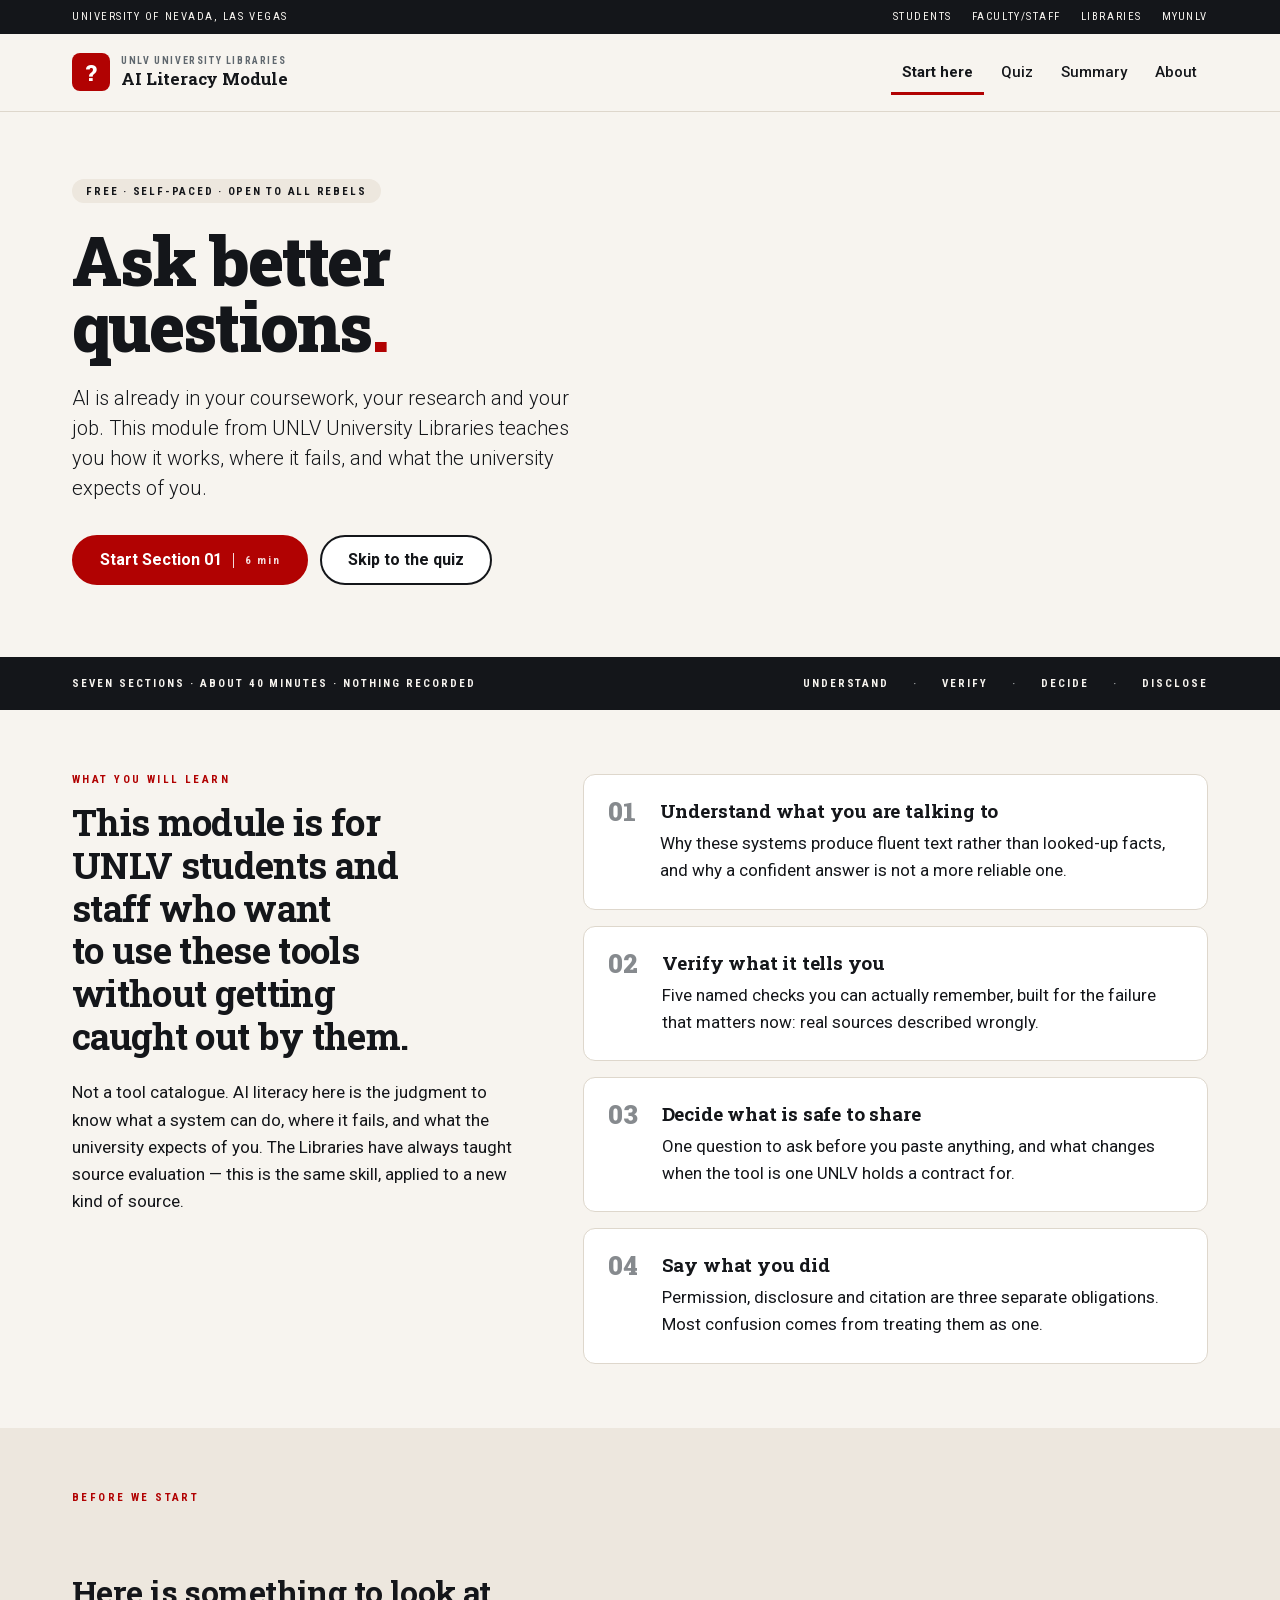
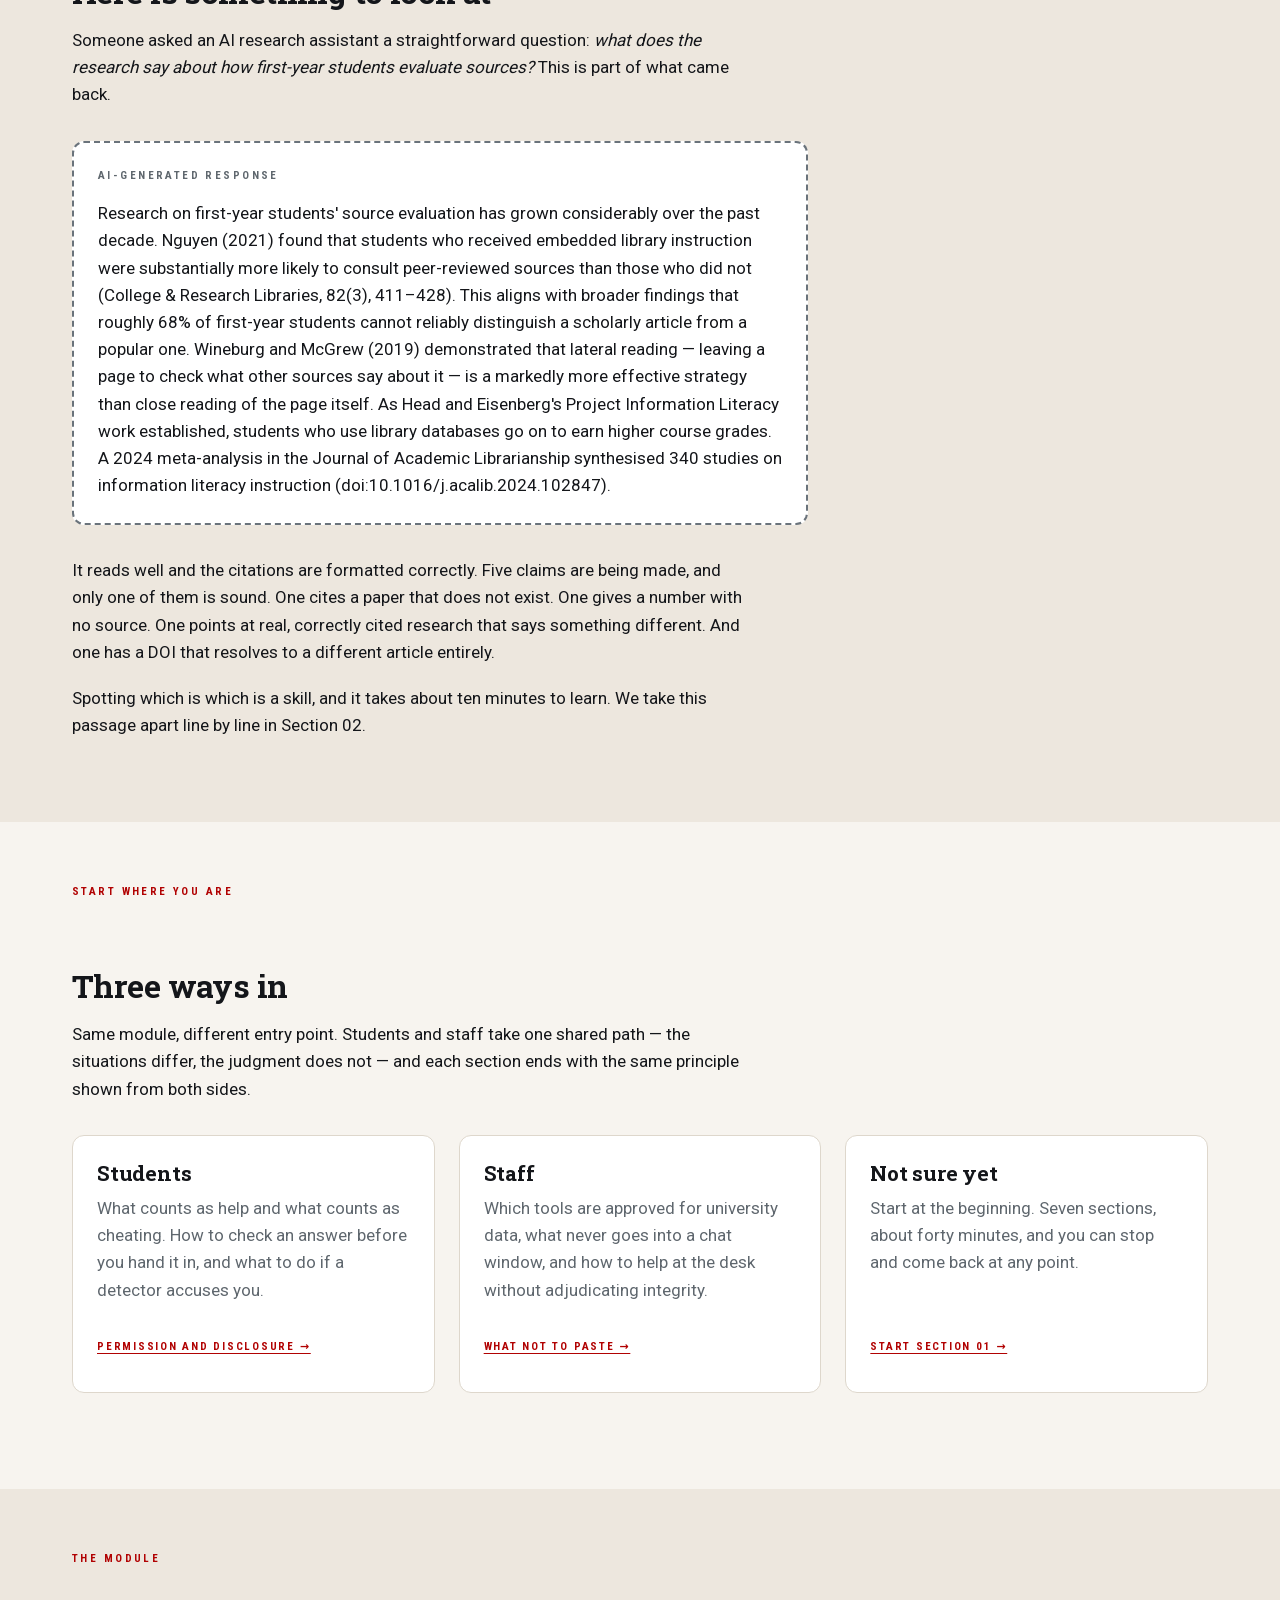
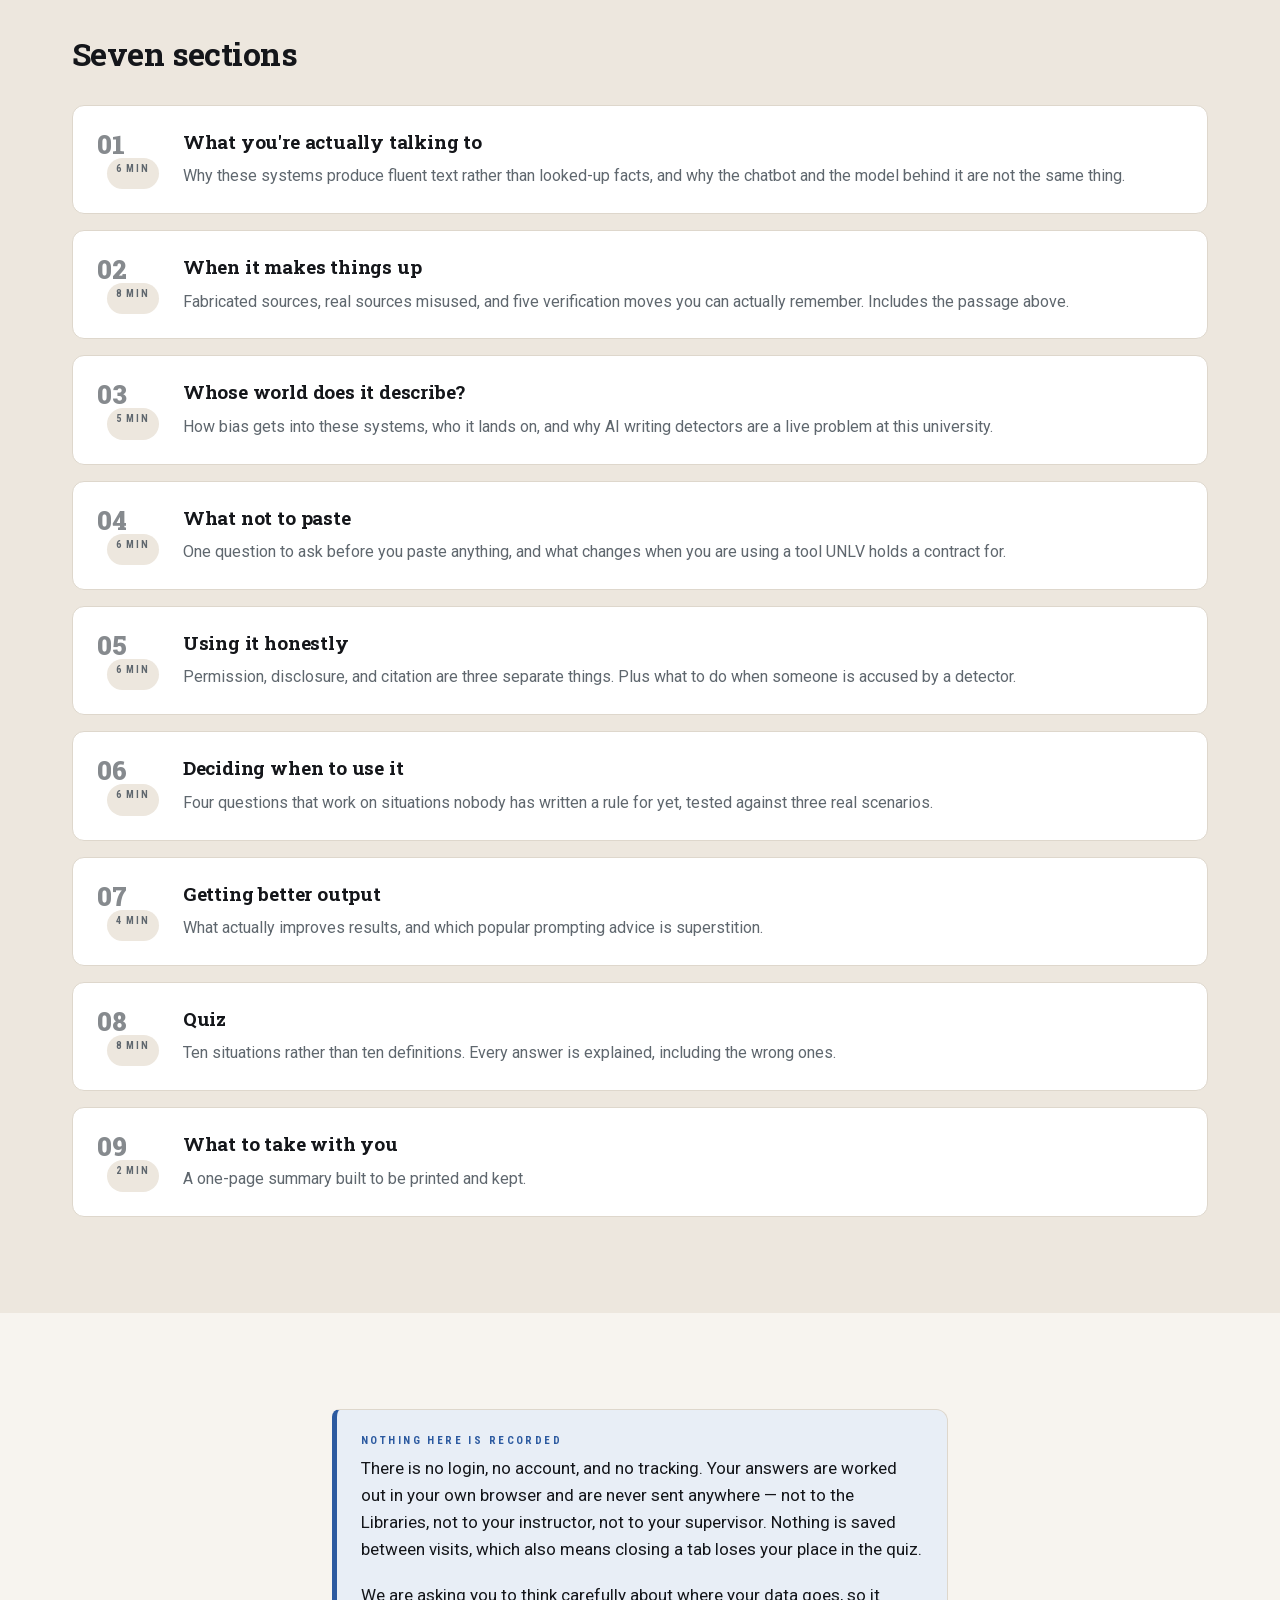
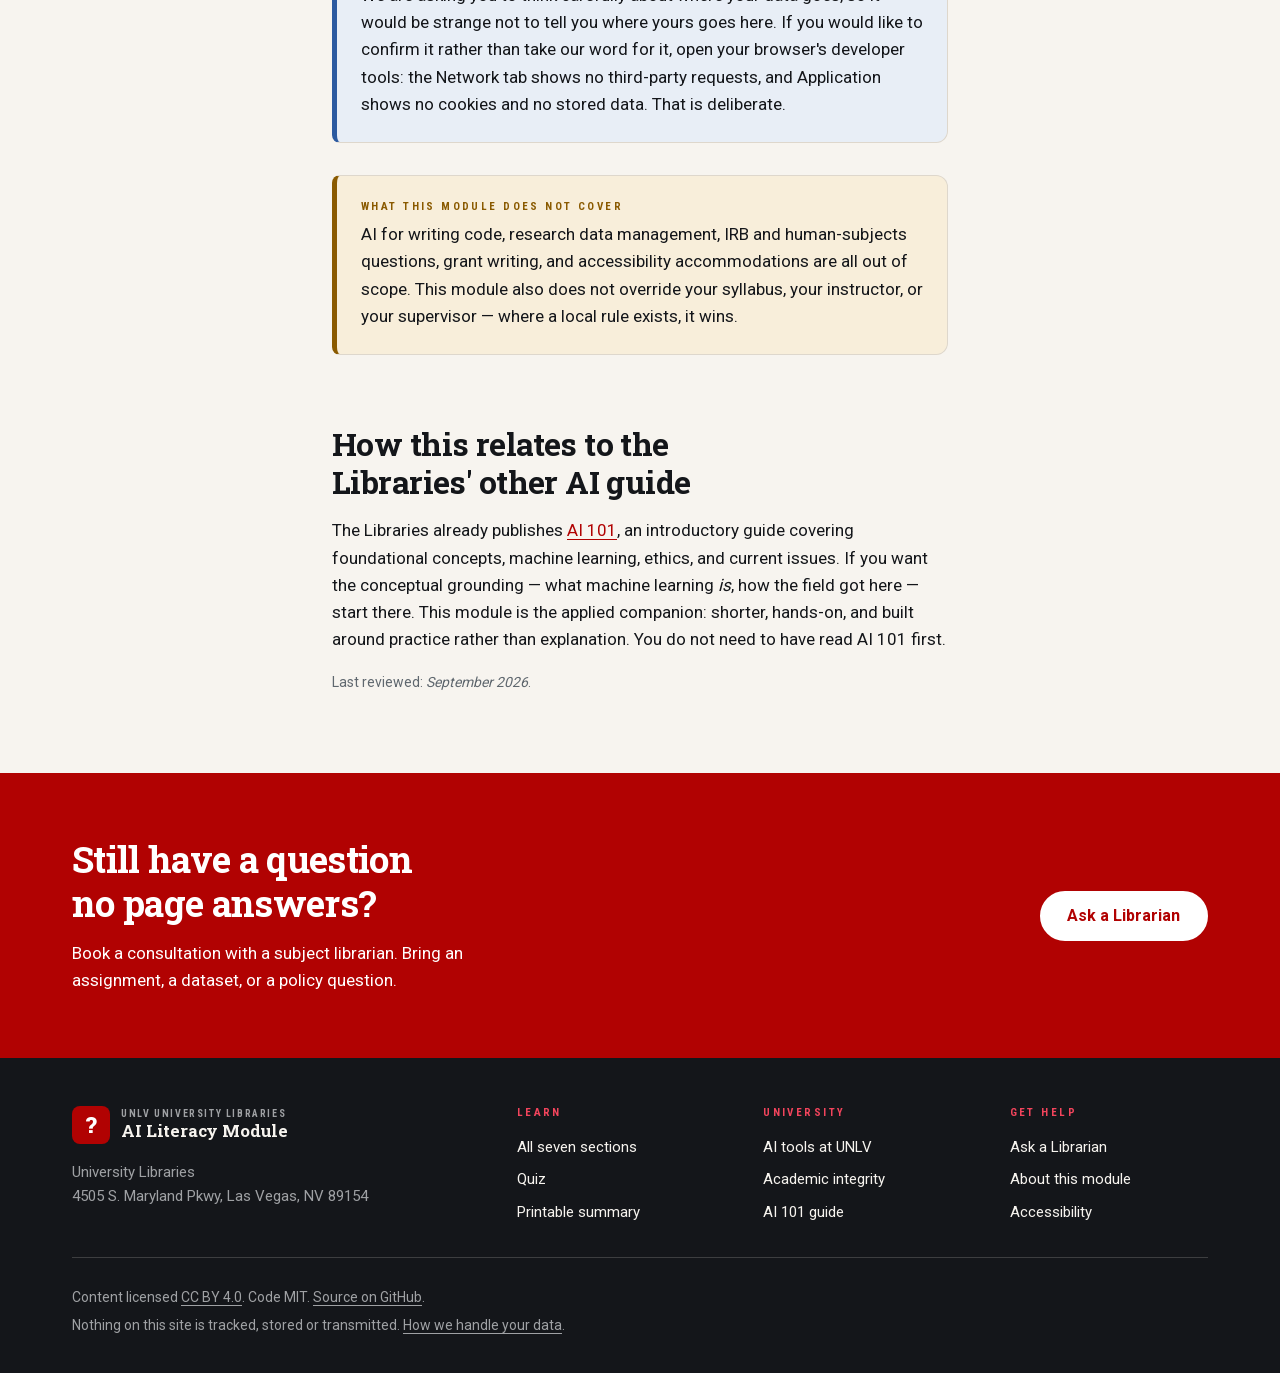
<file: index.html>
<!DOCTYPE html>
<html lang="en">
<head>
<meta charset="utf-8">
<meta name="viewport" content="width=device-width, initial-scale=1">
<title>AI Literacy Module — UNLV University Libraries</title>
<meta name="description" content="A self-paced module on using generative AI carefully: how it works, how it fails, what not to share, and how to decide when to use it. For UNLV students and staff. About 40 minutes.">
<link rel="preload" href="assets/fonts/roboto-slab-latin-var.woff2" as="font" type="font/woff2" crossorigin>
<link rel="preload" href="assets/fonts/roboto-latin-var.woff2" as="font" type="font/woff2" crossorigin>
<link rel="stylesheet" href="assets/css/site.css">
</head>
<body data-root="">

<a class="skip-link" href="#main">Skip to main content</a>

<div class="utility-bar">
  <div class="wrap utility-bar__inner">
    <span>University of Nevada, Las Vegas</span>
    <ul>
      <li><a href="https://www.unlv.edu/students">Students</a></li>
      <li><a href="https://www.unlv.edu/faculty">Faculty/Staff</a></li>
      <li><a href="https://www.library.unlv.edu/">Libraries</a></li>
      <li><a href="https://my.unlv.edu/">MyUNLV</a></li>
    </ul>
  </div>
</div>

<header class="site-header">
  <div class="wrap site-header__inner">
    <a class="lockup" href="index.html">
      <span class="lockup__mark" aria-hidden="true">?</span>
      <span>
        <span class="lockup__org">UNLV University Libraries</span>
        <span class="lockup__name">AI Literacy Module</span>
      </span>
    </a>
    <nav class="site-nav" aria-label="Main">
      <ul>
        <li><a href="index.html" aria-current="page">Start here</a></li>
        <li><a href="quiz.html">Quiz</a></li>
        <li><a href="summary.html">Summary</a></li>
        <li><a href="about.html">About</a></li>
      </ul>
    </nav>
  </div>
</header>

<main id="main" tabindex="-1">

  <section class="wrap hero">
    <p class="hero__chip"><span class="chip">Free · Self-paced · Open to all Rebels</span></p>
    <h1 class="display">Ask better questions<span class="scarlet-dot">.</span></h1>
    <p class="hero__lede">AI is already in your coursework, your research and your
    job. This module from UNLV University Libraries teaches you how it works,
    where it fails, and what the university expects of you.</p>
    <div class="btn-row">
      <a class="btn" href="sections/1-what-youre-talking-to.html">Start Section 01<span class="btn__suffix">6 min</span></a>
      <a class="btn btn--outline" href="quiz.html">Skip to the quiz</a>
    </div>
  </section>

  <div class="stats-bar">
    <div class="wrap stats-bar__inner">
      <span>Seven sections · About 40 minutes · Nothing recorded</span>
      <ul class="stats-bar__steps">
        <li>Understand</li>
        <li>Verify</li>
        <li>Decide</li>
        <li>Disclose</li>
      </ul>
    </div>
  </div>

  <section class="band band--bone">
    <div class="wrap">
      <div class="lead-block">
        <div class="lead-block__statement">
          <p class="eyebrow">What you will learn</p>
          <h2>This module is for UNLV students and staff who want to use these
          tools without getting caught out by them.</h2>
          <p>Not a tool catalogue. AI literacy here is the judgment to know what
          a system can do, where it fails, and what the university expects of
          you. The Libraries have always taught source evaluation — this is the
          same skill, applied to a new kind of source.</p>
        </div>
        <ul class="unit-list">
          <li class="unit-card">
            <span class="unit-card__num" aria-hidden="true">01</span>
            <div class="unit-card__body">
              <h3>Understand what you are talking to</h3>
              <p>Why these systems produce fluent text rather than looked-up
              facts, and why a confident answer is not a more reliable one.</p>
            </div>
          </li>
          <li class="unit-card">
            <span class="unit-card__num" aria-hidden="true">02</span>
            <div class="unit-card__body">
              <h3>Verify what it tells you</h3>
              <p>Five named checks you can actually remember, built for the
              failure that matters now: real sources described wrongly.</p>
            </div>
          </li>
          <li class="unit-card">
            <span class="unit-card__num" aria-hidden="true">03</span>
            <div class="unit-card__body">
              <h3>Decide what is safe to share</h3>
              <p>One question to ask before you paste anything, and what changes
              when the tool is one UNLV holds a contract for.</p>
            </div>
          </li>
          <li class="unit-card">
            <span class="unit-card__num" aria-hidden="true">04</span>
            <div class="unit-card__body">
              <h3>Say what you did</h3>
              <p>Permission, disclosure and citation are three separate
              obligations. Most confusion comes from treating them as one.</p>
            </div>
          </li>
        </ul>
      </div>
    </div>
  </section>

  <section class="band band--sand">
    <div class="wrap">
      <p class="eyebrow">Before we start</p>
      <h2>Here is something to look at</h2>
      <p class="prose">Someone asked an AI research assistant a straightforward
      question: <em>what does the research say about how first-year students
      evaluate sources?</em> This is part of what came back.</p>

      <div class="ai-output">
        <p class="ai-output__label">AI-generated response</p>
        <p>Research on first-year students' source evaluation has grown considerably
        over the past decade. Nguyen (2021) found that students who received embedded
        library instruction were substantially more likely to consult peer-reviewed
        sources than those who did not <cite>(College &amp; Research Libraries, 82(3),
        411&ndash;428)</cite>. This aligns with broader findings that roughly 68% of
        first-year students cannot reliably distinguish a scholarly article from a
        popular one. Wineburg and McGrew (2019) demonstrated that lateral reading
        &mdash; leaving a page to check what other sources say about it &mdash; is a
        markedly more effective strategy than close reading of the page itself. As
        Head and Eisenberg's Project Information Literacy work established, students
        who use library databases go on to earn higher course grades. A 2024
        meta-analysis in the <cite>Journal of Academic Librarianship</cite>
        synthesised 340 studies on information literacy instruction
        <cite>(doi:10.1016/j.acalib.2024.102847)</cite>.</p>
      </div>

      <p class="prose">It reads well and the citations are formatted correctly.
      Five claims are being made, and only one of them is sound. One cites a
      paper that does not exist. One gives a number with no source. One points
      at real, correctly cited research that says something different. And one
      has a DOI that resolves to a different article entirely.</p>

      <p class="prose">Spotting which is which is a skill, and it takes about ten
      minutes to learn. We take this passage apart line by line in Section 02.</p>
    </div>
  </section>

  <section class="band band--bone">
    <div class="wrap">
      <p class="eyebrow">Start where you are</p>
      <h2>Three ways in</h2>
      <p class="prose">Same module, different entry point. Students and staff take
      one shared path — the situations differ, the judgment does not — and each
      section ends with the same principle shown from both sides.</p>

      <div class="ways">
        <div class="way">
          <h3>Students</h3>
          <p>What counts as help and what counts as cheating. How to check an
          answer before you hand it in, and what to do if a detector accuses you.</p>
          <p class="way__link"><a href="sections/5-using-it-honestly.html">Permission and disclosure →</a></p>
        </div>
        <div class="way">
          <h3>Staff</h3>
          <p>Which tools are approved for university data, what never goes into a
          chat window, and how to help at the desk without adjudicating integrity.</p>
          <p class="way__link"><a href="sections/4-what-not-to-paste.html">What not to paste →</a></p>
        </div>
        <div class="way">
          <h3>Not sure yet</h3>
          <p>Start at the beginning. Seven sections, about forty minutes, and you
          can stop and come back at any point.</p>
          <p class="way__link"><a href="sections/1-what-youre-talking-to.html">Start Section 01 →</a></p>
        </div>
      </div>
    </div>
  </section>

  <section class="band band--sand">
    <div class="wrap">
      <p class="eyebrow">The module</p>
      <h2>Seven sections</h2>

      <ol class="toc">
        <li class="toc__item">
          <a class="toc__link" href="sections/1-what-youre-talking-to.html">What you're actually talking to</a>
          <span class="toc__time">6 min</span>
          <p class="toc__desc">Why these systems produce fluent text rather than looked-up
          facts, and why the chatbot and the model behind it are not the same thing.</p>
        </li>
        <li class="toc__item">
          <a class="toc__link" href="sections/2-when-it-makes-things-up.html">When it makes things up</a>
          <span class="toc__time">8 min</span>
          <p class="toc__desc">Fabricated sources, real sources misused, and five
          verification moves you can actually remember. Includes the passage above.</p>
        </li>
        <li class="toc__item">
          <a class="toc__link" href="sections/3-whose-world.html">Whose world does it describe?</a>
          <span class="toc__time">5 min</span>
          <p class="toc__desc">How bias gets into these systems, who it lands on, and
          why AI writing detectors are a live problem at this university.</p>
        </li>
        <li class="toc__item">
          <a class="toc__link" href="sections/4-what-not-to-paste.html">What not to paste</a>
          <span class="toc__time">6 min</span>
          <p class="toc__desc">One question to ask before you paste anything, and what
          changes when you are using a tool UNLV holds a contract for.</p>
        </li>
        <li class="toc__item">
          <a class="toc__link" href="sections/5-using-it-honestly.html">Using it honestly</a>
          <span class="toc__time">6 min</span>
          <p class="toc__desc">Permission, disclosure, and citation are three separate
          things. Plus what to do when someone is accused by a detector.</p>
        </li>
        <li class="toc__item">
          <a class="toc__link" href="sections/6-deciding-when-to-use-it.html">Deciding when to use it</a>
          <span class="toc__time">6 min</span>
          <p class="toc__desc">Four questions that work on situations nobody has
          written a rule for yet, tested against three real scenarios.</p>
        </li>
        <li class="toc__item">
          <a class="toc__link" href="sections/7-getting-better-output.html">Getting better output</a>
          <span class="toc__time">4 min</span>
          <p class="toc__desc">What actually improves results, and which popular
          prompting advice is superstition.</p>
        </li>
        <li class="toc__item">
          <a class="toc__link" href="quiz.html">Quiz</a>
          <span class="toc__time">8 min</span>
          <p class="toc__desc">Ten situations rather than ten definitions. Every answer
          is explained, including the wrong ones.</p>
        </li>
        <li class="toc__item">
          <a class="toc__link" href="summary.html">What to take with you</a>
          <span class="toc__time">2 min</span>
          <p class="toc__desc">A one-page summary built to be printed and kept.</p>
        </li>
      </ol>
    </div>
  </section>

  <section class="band band--bone">
    <div class="wrap prose">
      <div class="callout">
        <h2 class="callout__title">Nothing here is recorded</h2>
        <p>There is no login, no account, and no tracking. Your answers are worked
        out in your own browser and are never sent anywhere — not to the Libraries,
        not to your instructor, not to your supervisor. Nothing is saved between
        visits, which also means closing a tab loses your place in the quiz.</p>
        <p>We are asking you to think carefully about where your data goes, so it
        would be strange not to tell you where yours goes here. If you would like to
        confirm it rather than take our word for it, open your browser's developer
        tools: the Network tab shows no third-party requests, and Application shows
        no cookies and no stored data. That is deliberate.</p>
      </div>

      <div class="callout callout--caution">
        <h2 class="callout__title">What this module does not cover</h2>
        <p>AI for writing code, research data management, IRB and human-subjects
        questions, grant writing, and accessibility accommodations are all out of
        scope. This module also does not override your syllabus, your instructor,
        or your supervisor — where a local rule exists, it wins.</p>
      </div>

      <h2>How this relates to the Libraries' other AI guide</h2>

      <p>The Libraries already publishes
      <a href="https://guides.library.unlv.edu/ai-basics">AI 101</a>, an introductory
      guide covering foundational concepts, machine learning, ethics, and current
      issues. If you want the conceptual grounding — what machine learning <em>is</em>,
      how the field got here — start there. This module is the applied companion:
      shorter, hands-on, and built around practice rather than explanation. You do
      not need to have read AI 101 first.</p>

      <p class="meta">Last reviewed: <i>September 2026</i>.</p>
    </div>
  </section>

  <div class="cta-block">
    <div class="wrap cta-block__inner">
      <div>
        <h2>Still have a question no page answers?</h2>
        <p>Book a consultation with a subject librarian. Bring an assignment, a
        dataset, or a policy question.</p>
      </div>
      <p><a class="btn btn--invert" href="https://www.library.unlv.edu/ask">Ask a Librarian</a></p>
    </div>
  </div>

</main>

<footer class="site-footer">
  <div class="wrap">
    <div class="site-footer__grid">
      <div>
        <a class="lockup" href="index.html">
          <span class="lockup__mark" aria-hidden="true">?</span>
          <span>
            <span class="lockup__org">UNLV University Libraries</span>
            <span class="lockup__name">AI Literacy Module</span>
          </span>
        </a>
        <p class="site-footer__address">University Libraries<br>
        4505 S. Maryland Pkwy, Las Vegas, NV 89154</p>
      </div>
      <nav aria-labelledby="foot-learn">
        <h2 id="foot-learn">Learn</h2>
        <ul>
          <li><a href="index.html">All seven sections</a></li>
          <li><a href="quiz.html">Quiz</a></li>
          <li><a href="summary.html">Printable summary</a></li>
        </ul>
      </nav>
      <nav aria-labelledby="foot-univ">
        <h2 id="foot-univ">University</h2>
        <ul>
          <li><a href="https://www.it.unlv.edu/ai-technology">AI tools at UNLV</a></li>
          <li><a href="https://www.unlv.edu/osrr/academic-integrity/policy">Academic integrity</a></li>
          <li><a href="https://guides.library.unlv.edu/ai-basics">AI 101 guide</a></li>
        </ul>
      </nav>
      <nav aria-labelledby="foot-help">
        <h2 id="foot-help">Get help</h2>
        <ul>
          <li><a href="https://www.library.unlv.edu/ask">Ask a Librarian</a></li>
          <li><a href="about.html">About this module</a></li>
          <li><a href="about.html">Accessibility</a></li>
        </ul>
      </nav>
    </div>
    <div class="site-footer__base">
      <p>Content licensed <a href="https://creativecommons.org/licenses/by/4.0/">CC&nbsp;BY&nbsp;4.0</a>. Code MIT. <a href="https://github.com/robertlaws-unlv-wads/library-ai-guide">Source on GitHub</a>.</p>
      <p>Nothing on this site is tracked, stored or transmitted. <a href="about.html">How we handle your data</a>.</p>
    </div>
  </div>
</footer>

</body>
</html>
</file>
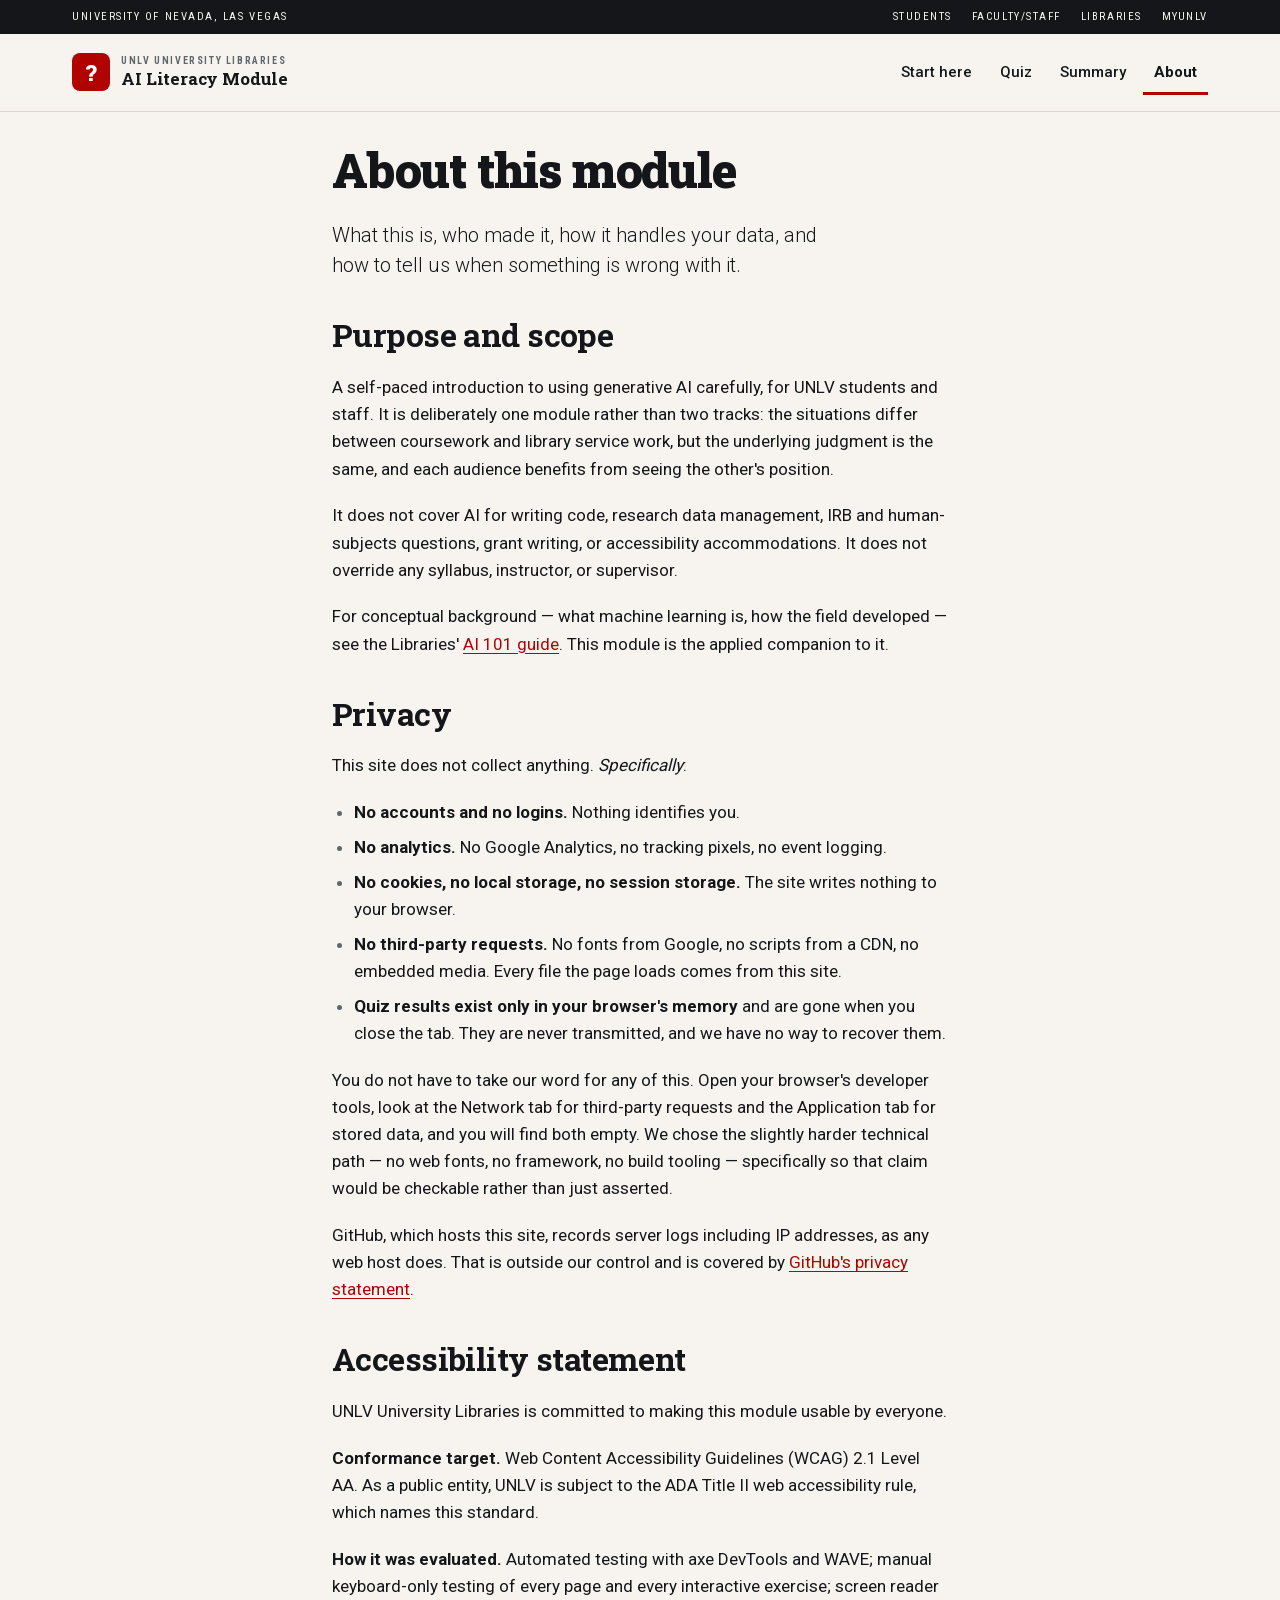
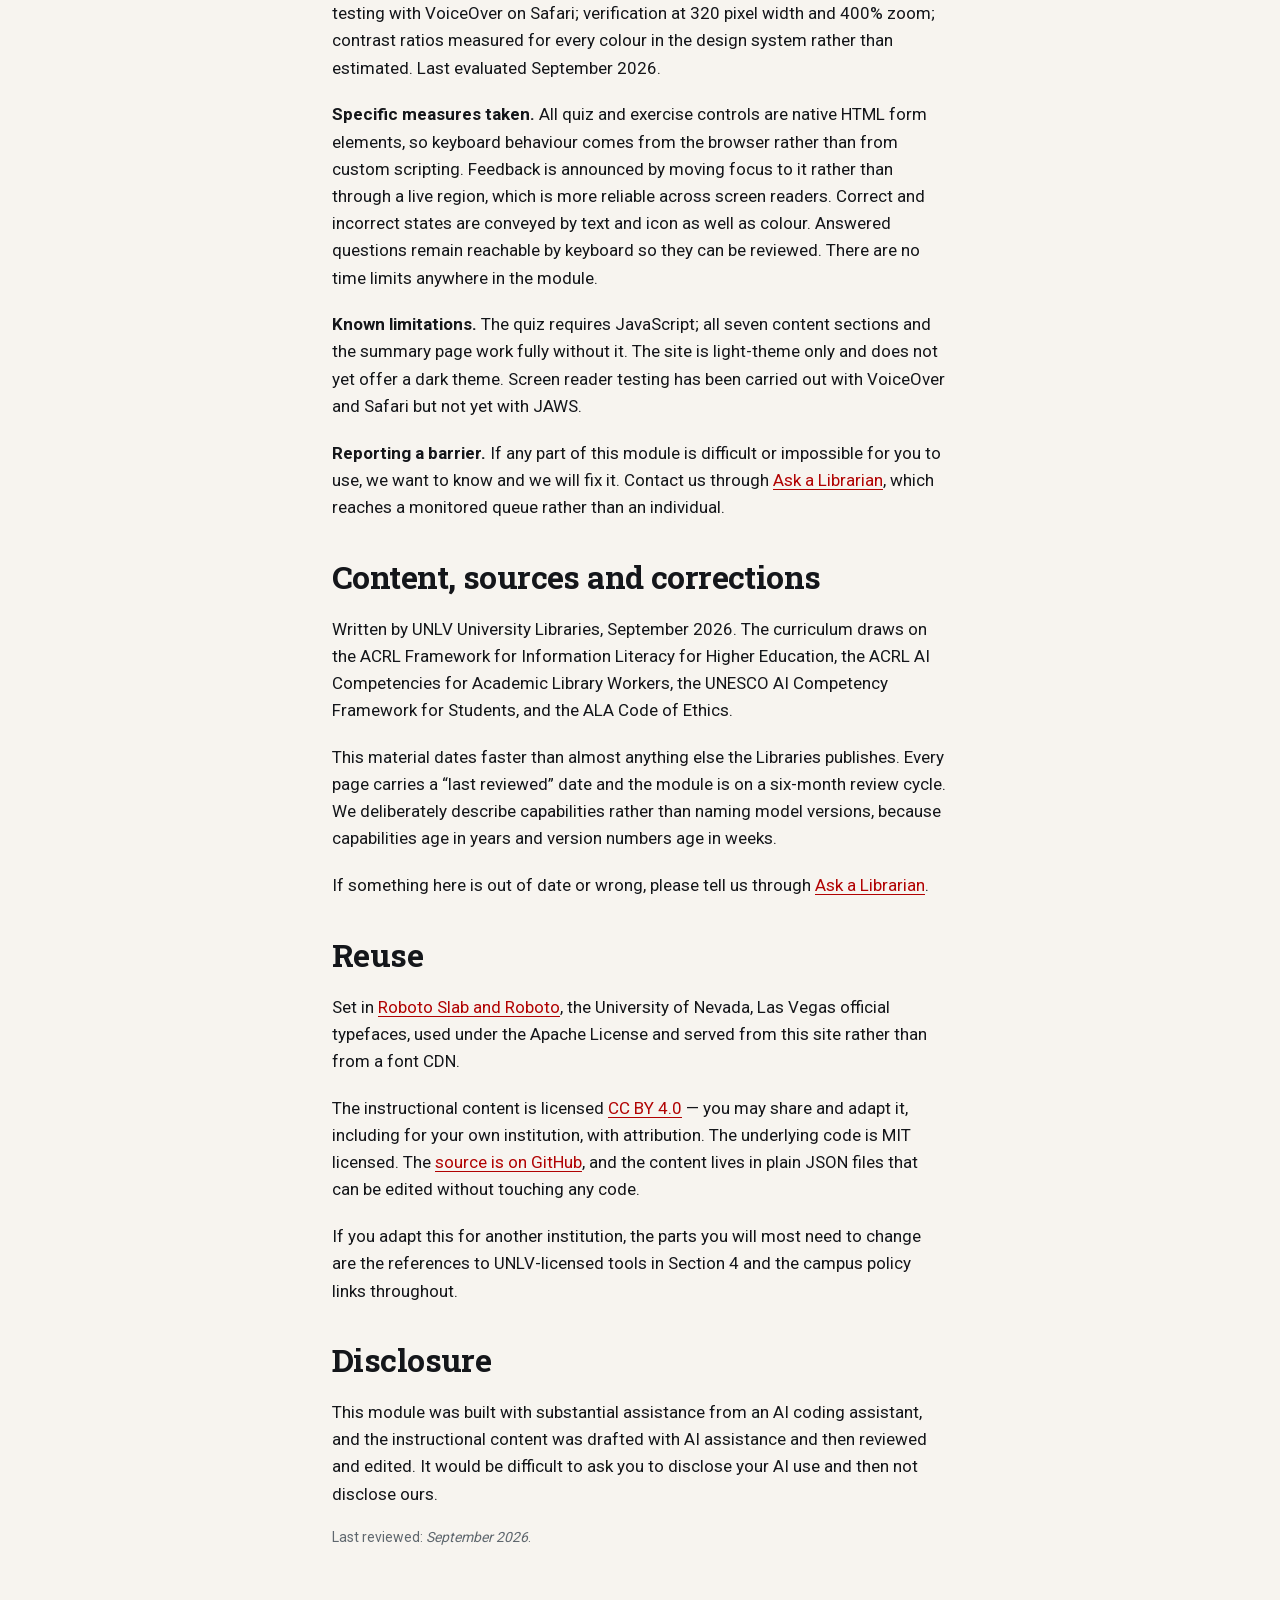
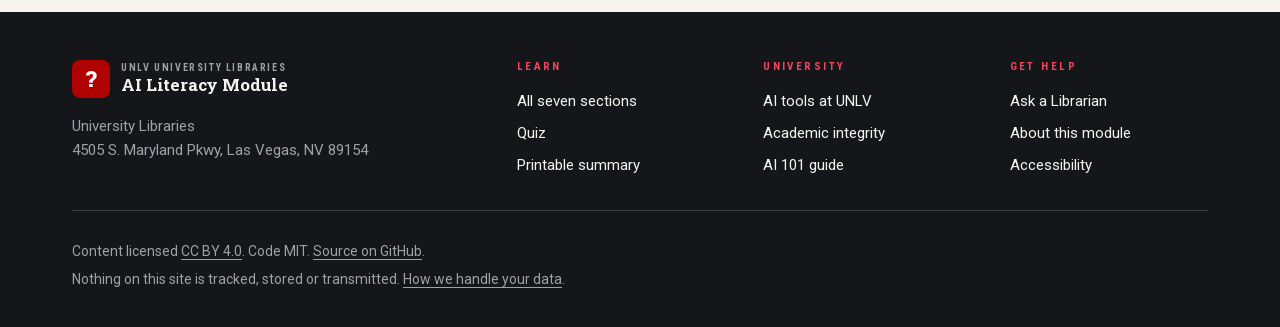
<file: about.html>
<!DOCTYPE html>
<html lang="en">
<head>
<meta charset="utf-8">
<meta name="viewport" content="width=device-width, initial-scale=1">
<title>About — AI Literacy Module — UNLV University Libraries</title>
<meta name="description" content="Purpose, privacy posture, accessibility statement, sources, and licensing for the UNLV Libraries AI literacy module.">
<link rel="preload" href="assets/fonts/roboto-slab-latin-var.woff2" as="font" type="font/woff2" crossorigin>
<link rel="preload" href="assets/fonts/roboto-latin-var.woff2" as="font" type="font/woff2" crossorigin>
<link rel="stylesheet" href="assets/css/site.css">
</head>
<body data-root="">

<a class="skip-link" href="#main">Skip to main content</a>

<div class="utility-bar">
  <div class="wrap utility-bar__inner">
    <span>University of Nevada, Las Vegas</span>
    <ul>
      <li><a href="https://www.unlv.edu/students">Students</a></li>
      <li><a href="https://www.unlv.edu/faculty">Faculty/Staff</a></li>
      <li><a href="https://www.library.unlv.edu/">Libraries</a></li>
      <li><a href="https://my.unlv.edu/">MyUNLV</a></li>
    </ul>
  </div>
</div>

<header class="site-header">
  <div class="wrap site-header__inner">
    <a class="lockup" href="index.html">
      <span class="lockup__mark" aria-hidden="true">?</span>
      <span>
        <span class="lockup__org">UNLV University Libraries</span>
        <span class="lockup__name">AI Literacy Module</span>
      </span>
    </a>
    <nav class="site-nav" aria-label="Main">
      <ul>
        <li><a href="index.html">Start here</a></li>
        <li><a href="quiz.html">Quiz</a></li>
        <li><a href="summary.html">Summary</a></li>
        <li><a href="about.html" aria-current="page">About</a></li>
      </ul>
    </nav>
  </div>
</header>

<main id="main" tabindex="-1">
<div class="wrap page-body prose">
  <h1>About this module</h1>

  <p class="lede">What this is, who made it, how it handles your data, and how
  to tell us when something is wrong with it.</p>

  <h2>Purpose and scope</h2>

  <p>A self-paced introduction to using generative AI carefully, for UNLV
  students and staff. It is deliberately one module rather than two tracks:
  the situations differ between coursework and library service work, but the
  underlying judgment is the same, and each audience benefits from seeing the
  other's position.</p>

  <p>It does not cover AI for writing code, research data management, IRB and
  human-subjects questions, grant writing, or accessibility accommodations.
  It does not override any syllabus, instructor, or supervisor.</p>

  <p>For conceptual background — what machine learning is, how the field
  developed — see the Libraries'
  <a href="https://guides.library.unlv.edu/ai-basics">AI 101 guide</a>. This
  module is the applied companion to it.</p>

  <h2>Privacy</h2>

  <p>This site does not collect anything. <em>Specifically</em>:</p>

  <ul>
    <li><strong>No accounts and no logins.</strong> Nothing identifies you.</li>
    <li><strong>No analytics.</strong> No Google Analytics, no tracking pixels, no event logging.</li>
    <li><strong>No cookies, no local storage, no session storage.</strong> The site writes nothing to your browser.</li>
    <li><strong>No third-party requests.</strong> No fonts from Google, no scripts from a CDN, no embedded media. Every file the page loads comes from this site.</li>
    <li><strong>Quiz results exist only in your browser's memory</strong> and are gone when you close the tab. They are never transmitted, and we have no way to recover them.</li>
  </ul>

  <p>You do not have to take our word for any of this. Open your browser's
  developer tools, look at the Network tab for third-party requests and the
  Application tab for stored data, and you will find both empty. We chose the
  slightly harder technical path — no web fonts, no framework, no build
  tooling — specifically so that claim would be checkable rather than just
  asserted.</p>

  <p>GitHub, which hosts this site, records server logs including IP
  addresses, as any web host does. That is outside our control and is covered
  by
  <a href="https://docs.github.com/en/site-policy/privacy-policies/github-general-privacy-statement">GitHub's privacy statement</a>.</p>

  <h2>Accessibility statement</h2>

  <p>UNLV University Libraries is committed to making this module usable by
  everyone.</p>

  <p><strong>Conformance target.</strong> Web Content Accessibility Guidelines
  (WCAG) 2.1 Level AA. As a public entity, UNLV is subject to the ADA Title II
  web accessibility rule, which names this standard.</p>

  <p><strong>How it was evaluated.</strong> Automated testing with axe
  DevTools and WAVE; manual keyboard-only testing of every page and every
  interactive exercise; screen reader testing with VoiceOver on Safari;
  verification at 320&nbsp;pixel width and 400% zoom; contrast ratios measured
  for every colour in the design system rather than estimated. Last evaluated
  September 2026.</p>

  <p><strong>Specific measures taken.</strong> All quiz and exercise controls
  are native HTML form elements, so keyboard behaviour comes from the browser
  rather than from custom scripting. Feedback is announced by moving focus to
  it rather than through a live region, which is more reliable across screen
  readers. Correct and incorrect states are conveyed by text and icon as well
  as colour. Answered questions remain reachable by keyboard so they can be
  reviewed. There are no time limits anywhere in the module.</p>

  <p><strong>Known limitations.</strong> The quiz requires JavaScript; all
  seven content sections and the summary page work fully without it. The site
  is light-theme only and does not yet offer a dark theme. Screen reader
  testing has been carried out with VoiceOver and Safari but not yet with
  JAWS.</p>

  <p><strong>Reporting a barrier.</strong> If any part of this module is
  difficult or impossible for you to use, we want to know and we will fix it.
  Contact us through
  <a href="https://www.library.unlv.edu/ask">Ask a Librarian</a>, which
  reaches a monitored queue rather than an individual.</p>

  <!-- TODO before launch: replace the Ask a Librarian link above with the
       Libraries' designated accessibility contact address if one exists.
       A role or department address is required here rather than a personal
       one, so the contact outlives any individual staff member. -->

  <h2>Content, sources and corrections</h2>

  <p>Written by UNLV University Libraries, September 2026. The curriculum
  draws on the ACRL Framework for Information Literacy for Higher Education,
  the ACRL AI Competencies for Academic Library Workers, the UNESCO AI
  Competency Framework for Students, and the ALA Code of Ethics.</p>

  <p>This material dates faster than almost anything else the Libraries
  publishes. Every page carries a &ldquo;last reviewed&rdquo; date and the
  module is on a six-month review cycle. We deliberately describe
  capabilities rather than naming model versions, because capabilities age in
  years and version numbers age in weeks.</p>

  <p>If something here is out of date or wrong, please tell us through
  <a href="https://www.library.unlv.edu/ask">Ask a Librarian</a>.</p>

  <h2>Reuse</h2>

  <p>Set in
  <a href="https://github.com/googlefonts/roboto">Roboto Slab and Roboto</a>,
  the University of Nevada, Las Vegas official typefaces, used under the
  Apache License and served from this site rather than from a font CDN.</p>

  <p>The instructional content is licensed
  <a href="https://creativecommons.org/licenses/by/4.0/">CC&nbsp;BY&nbsp;4.0</a>
  — you may share and adapt it, including for your own institution, with
  attribution. The underlying code is MIT licensed. The
  <a href="https://github.com/robertlaws-unlv-wads/library-ai-guide">source is on GitHub</a>,
  and the content lives in plain JSON files that can be edited without
  touching any code.</p>

  <p>If you adapt this for another institution, the parts you will most need
  to change are the references to UNLV-licensed tools in Section 4 and the
  campus policy links throughout.</p>

  <h2>Disclosure</h2>

  <p>This module was built with substantial assistance from an AI coding
  assistant, and the instructional content was drafted with AI assistance and
  then reviewed and edited. It would be difficult to ask you to disclose your
  AI use and then not disclose ours.</p>

  <p class="meta">Last reviewed: <i>September 2026</i>.</p>

</div>
</main>

<footer class="site-footer">
  <div class="wrap">
    <div class="site-footer__grid">
      <div>
        <a class="lockup" href="index.html">
          <span class="lockup__mark" aria-hidden="true">?</span>
          <span>
            <span class="lockup__org">UNLV University Libraries</span>
            <span class="lockup__name">AI Literacy Module</span>
          </span>
        </a>
        <p class="site-footer__address">University Libraries<br>
        4505 S. Maryland Pkwy, Las Vegas, NV 89154</p>
      </div>
      <nav aria-labelledby="foot-learn">
        <h2 id="foot-learn">Learn</h2>
        <ul>
          <li><a href="index.html">All seven sections</a></li>
          <li><a href="quiz.html">Quiz</a></li>
          <li><a href="summary.html">Printable summary</a></li>
        </ul>
      </nav>
      <nav aria-labelledby="foot-univ">
        <h2 id="foot-univ">University</h2>
        <ul>
          <li><a href="https://www.it.unlv.edu/ai-technology">AI tools at UNLV</a></li>
          <li><a href="https://www.unlv.edu/osrr/academic-integrity/policy">Academic integrity</a></li>
          <li><a href="https://guides.library.unlv.edu/ai-basics">AI 101 guide</a></li>
        </ul>
      </nav>
      <nav aria-labelledby="foot-help">
        <h2 id="foot-help">Get help</h2>
        <ul>
          <li><a href="https://www.library.unlv.edu/ask">Ask a Librarian</a></li>
          <li><a href="about.html">About this module</a></li>
          <li><a href="about.html">Accessibility</a></li>
        </ul>
      </nav>
    </div>
    <div class="site-footer__base">
      <p>Content licensed <a href="https://creativecommons.org/licenses/by/4.0/">CC&nbsp;BY&nbsp;4.0</a>. Code MIT. <a href="https://github.com/robertlaws-unlv-wads/library-ai-guide">Source on GitHub</a>.</p>
      <p>Nothing on this site is tracked, stored or transmitted. <a href="about.html">How we handle your data</a>.</p>
    </div>
  </div>
</footer>

</body>
</html>
</file>
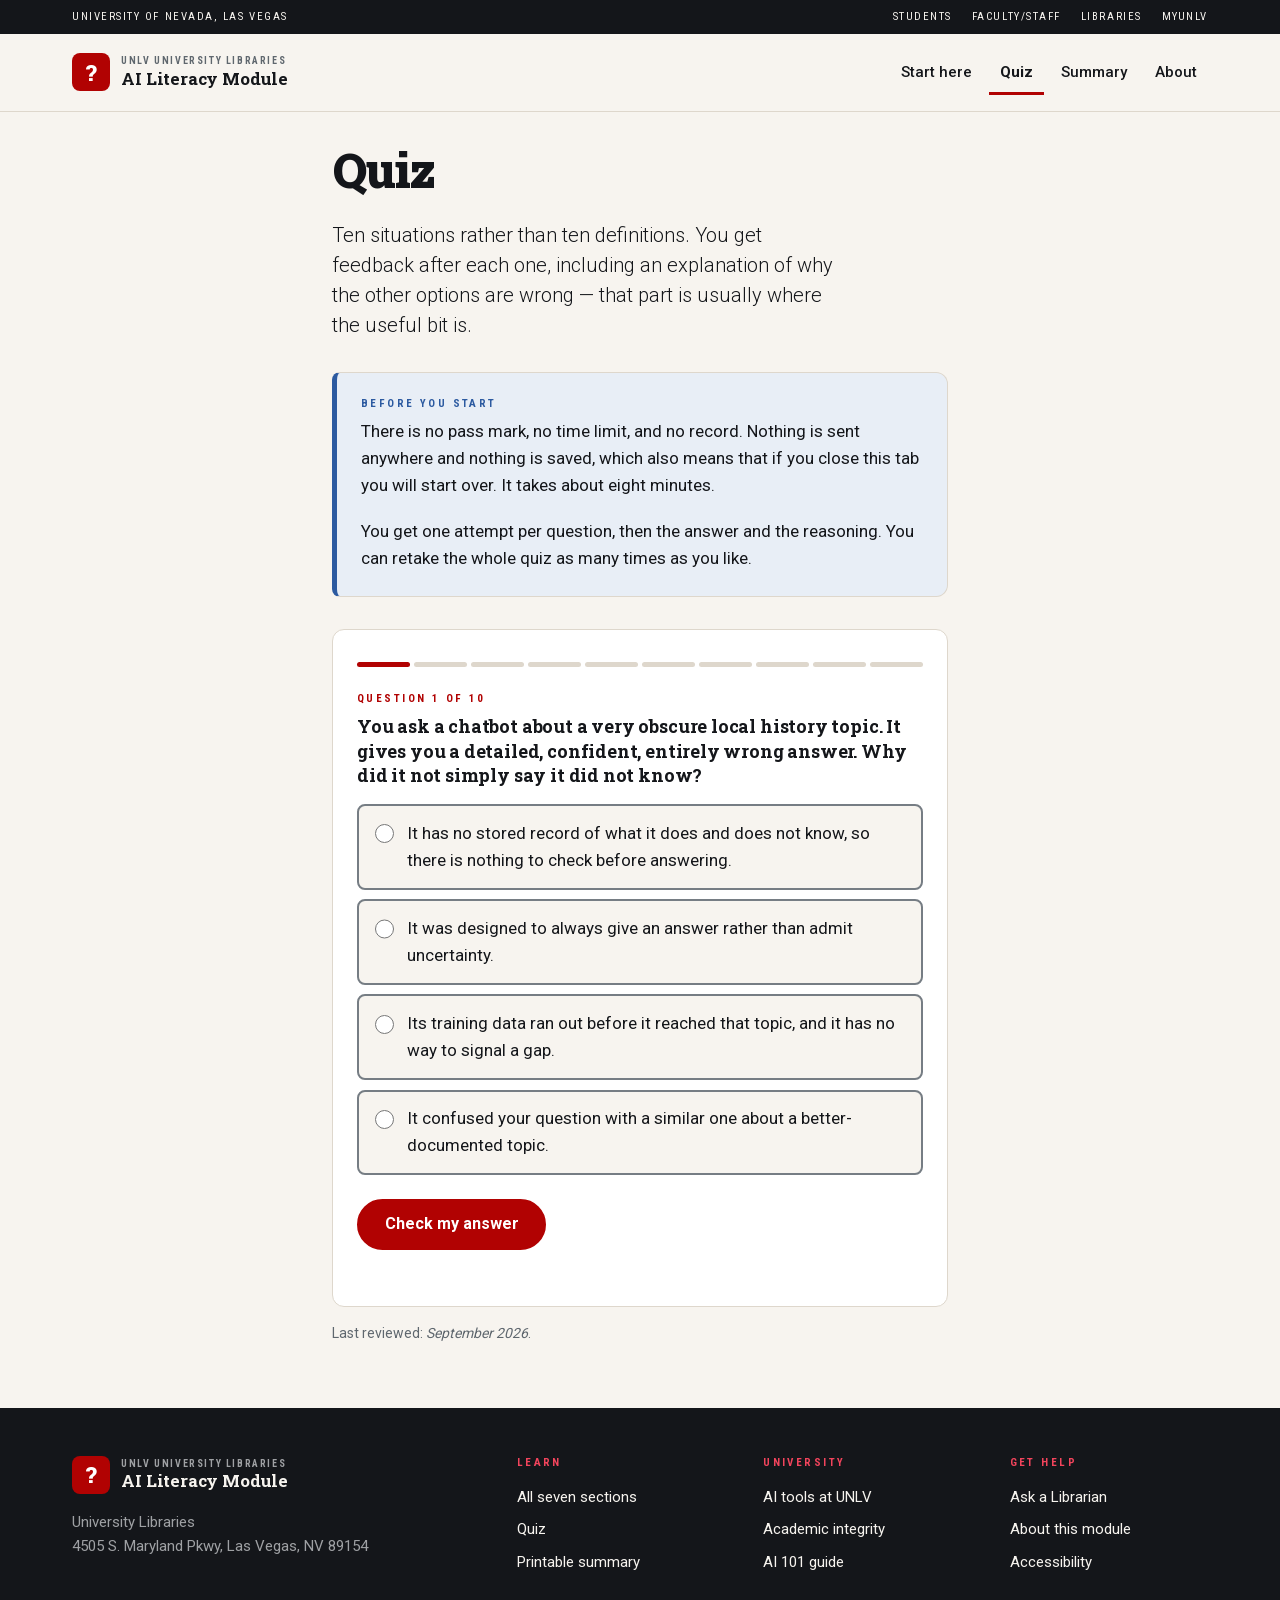
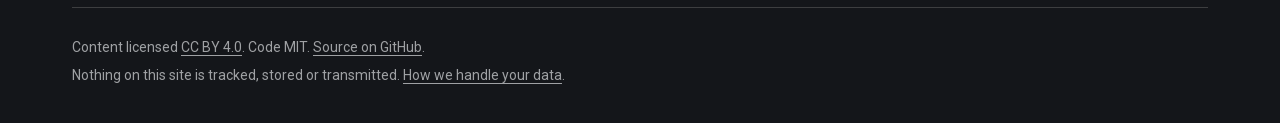
<file: quiz.html>
<!DOCTYPE html>
<html lang="en">
<head>
<meta charset="utf-8">
<meta name="viewport" content="width=device-width, initial-scale=1">
<title>Quiz — AI Literacy Module — UNLV University Libraries</title>
<meta name="description" content="Ten scenario-based questions on AI literacy with immediate feedback and explanations for every option. Self-paced, nothing recorded.">
<link rel="preload" href="assets/fonts/roboto-slab-latin-var.woff2" as="font" type="font/woff2" crossorigin>
<link rel="preload" href="assets/fonts/roboto-latin-var.woff2" as="font" type="font/woff2" crossorigin>
<link rel="stylesheet" href="assets/css/site.css">
</head>
<body data-root="">

<a class="skip-link" href="#main">Skip to main content</a>

<div class="utility-bar">
  <div class="wrap utility-bar__inner">
    <span>University of Nevada, Las Vegas</span>
    <ul>
      <li><a href="https://www.unlv.edu/students">Students</a></li>
      <li><a href="https://www.unlv.edu/faculty">Faculty/Staff</a></li>
      <li><a href="https://www.library.unlv.edu/">Libraries</a></li>
      <li><a href="https://my.unlv.edu/">MyUNLV</a></li>
    </ul>
  </div>
</div>

<header class="site-header">
  <div class="wrap site-header__inner">
    <a class="lockup" href="index.html">
      <span class="lockup__mark" aria-hidden="true">?</span>
      <span>
        <span class="lockup__org">UNLV University Libraries</span>
        <span class="lockup__name">AI Literacy Module</span>
      </span>
    </a>
    <nav class="site-nav" aria-label="Main">
      <ul>
        <li><a href="index.html">Start here</a></li>
        <li><a href="quiz.html" aria-current="page">Quiz</a></li>
        <li><a href="summary.html">Summary</a></li>
        <li><a href="about.html">About</a></li>
      </ul>
    </nav>
  </div>
</header>

<main id="main" tabindex="-1">
<div class="wrap page-body prose">
  <h1>Quiz</h1>

  <p class="lede">Ten situations rather than ten definitions. You get feedback
  after each one, including an explanation of why the other options are
  wrong — that part is usually where the useful bit is.</p>

  <div class="callout">
    <h2 class="callout__title">Before you start</h2>
    <p>There is no pass mark, no time limit, and no record. Nothing is sent
    anywhere and nothing is saved, which also means that if you close this
    tab you will start over. It takes about eight minutes.</p>
    <p>You get one attempt per question, then the answer and the reasoning.
    You can retake the whole quiz as many times as you like.</p>
  </div>

  <noscript>
    <div class="noscript-note">
      <h2>The quiz needs JavaScript</h2>
      <p>This is the only part of the module that does. Everything else —
      all seven sections and the summary — works without it.</p>
      <p>The quiz runs entirely in your browser, which is how your answers
      stay private. That does mean it cannot run with scripting turned off.
      If you cannot enable it, the
      <a href="summary.html">summary page</a> covers the same ground, and
      every section ends with its key takeaways.</p>
    </div>
  </noscript>

  <div id="quiz"></div>

  <p class="meta">Last reviewed: <i>September 2026</i>.</p>

</div>
</main>

<footer class="site-footer">
  <div class="wrap">
    <div class="site-footer__grid">
      <div>
        <a class="lockup" href="index.html">
          <span class="lockup__mark" aria-hidden="true">?</span>
          <span>
            <span class="lockup__org">UNLV University Libraries</span>
            <span class="lockup__name">AI Literacy Module</span>
          </span>
        </a>
        <p class="site-footer__address">University Libraries<br>
        4505 S. Maryland Pkwy, Las Vegas, NV 89154</p>
      </div>
      <nav aria-labelledby="foot-learn">
        <h2 id="foot-learn">Learn</h2>
        <ul>
          <li><a href="index.html">All seven sections</a></li>
          <li><a href="quiz.html">Quiz</a></li>
          <li><a href="summary.html">Printable summary</a></li>
        </ul>
      </nav>
      <nav aria-labelledby="foot-univ">
        <h2 id="foot-univ">University</h2>
        <ul>
          <li><a href="https://www.it.unlv.edu/ai-technology">AI tools at UNLV</a></li>
          <li><a href="https://www.unlv.edu/osrr/academic-integrity/policy">Academic integrity</a></li>
          <li><a href="https://guides.library.unlv.edu/ai-basics">AI 101 guide</a></li>
        </ul>
      </nav>
      <nav aria-labelledby="foot-help">
        <h2 id="foot-help">Get help</h2>
        <ul>
          <li><a href="https://www.library.unlv.edu/ask">Ask a Librarian</a></li>
          <li><a href="about.html">About this module</a></li>
          <li><a href="about.html">Accessibility</a></li>
        </ul>
      </nav>
    </div>
    <div class="site-footer__base">
      <p>Content licensed <a href="https://creativecommons.org/licenses/by/4.0/">CC&nbsp;BY&nbsp;4.0</a>. Code MIT. <a href="https://github.com/robertlaws-unlv-wads/library-ai-guide">Source on GitHub</a>.</p>
      <p>Nothing on this site is tracked, stored or transmitted. <a href="about.html">How we handle your data</a>.</p>
    </div>
  </div>
</footer>

<script src="assets/js/schema.js"></script>
<script src="assets/js/engine.js"></script>
<script src="assets/js/quiz.js"></script>

</body>
</html>
</file>
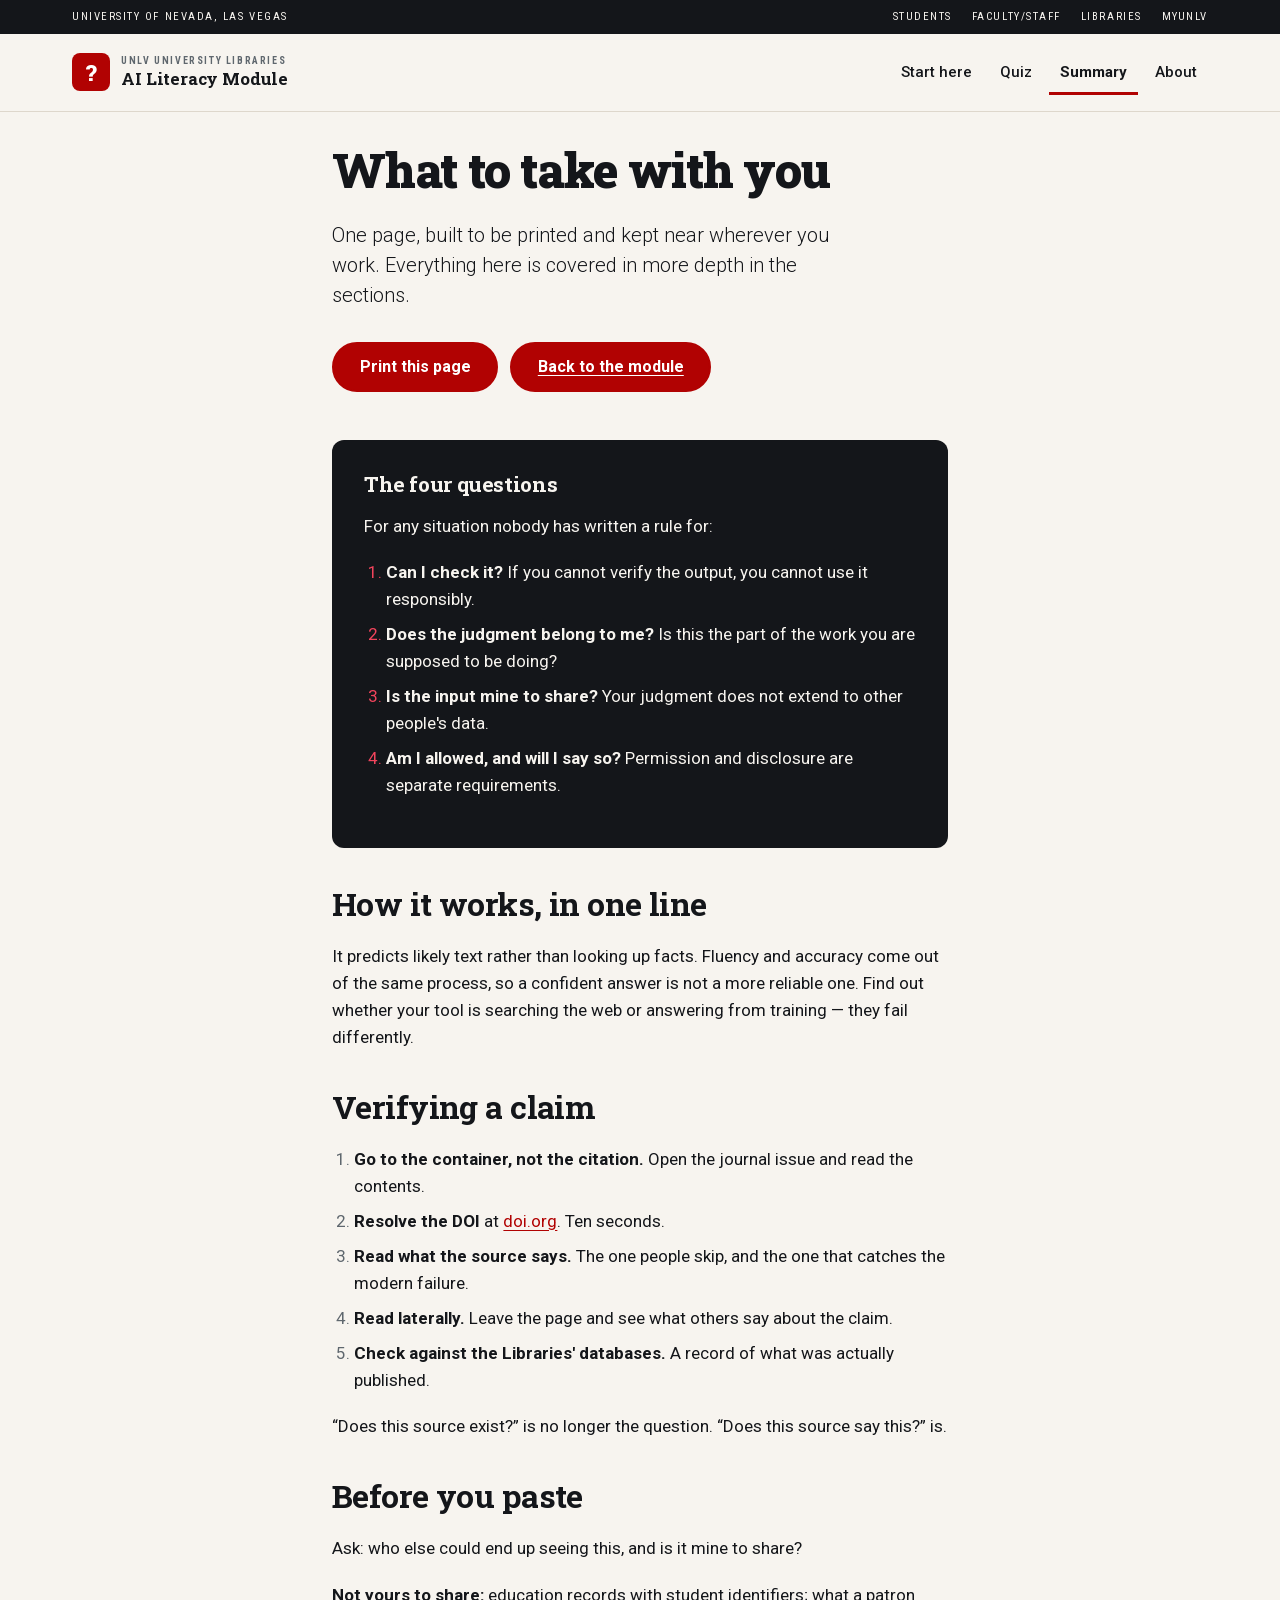
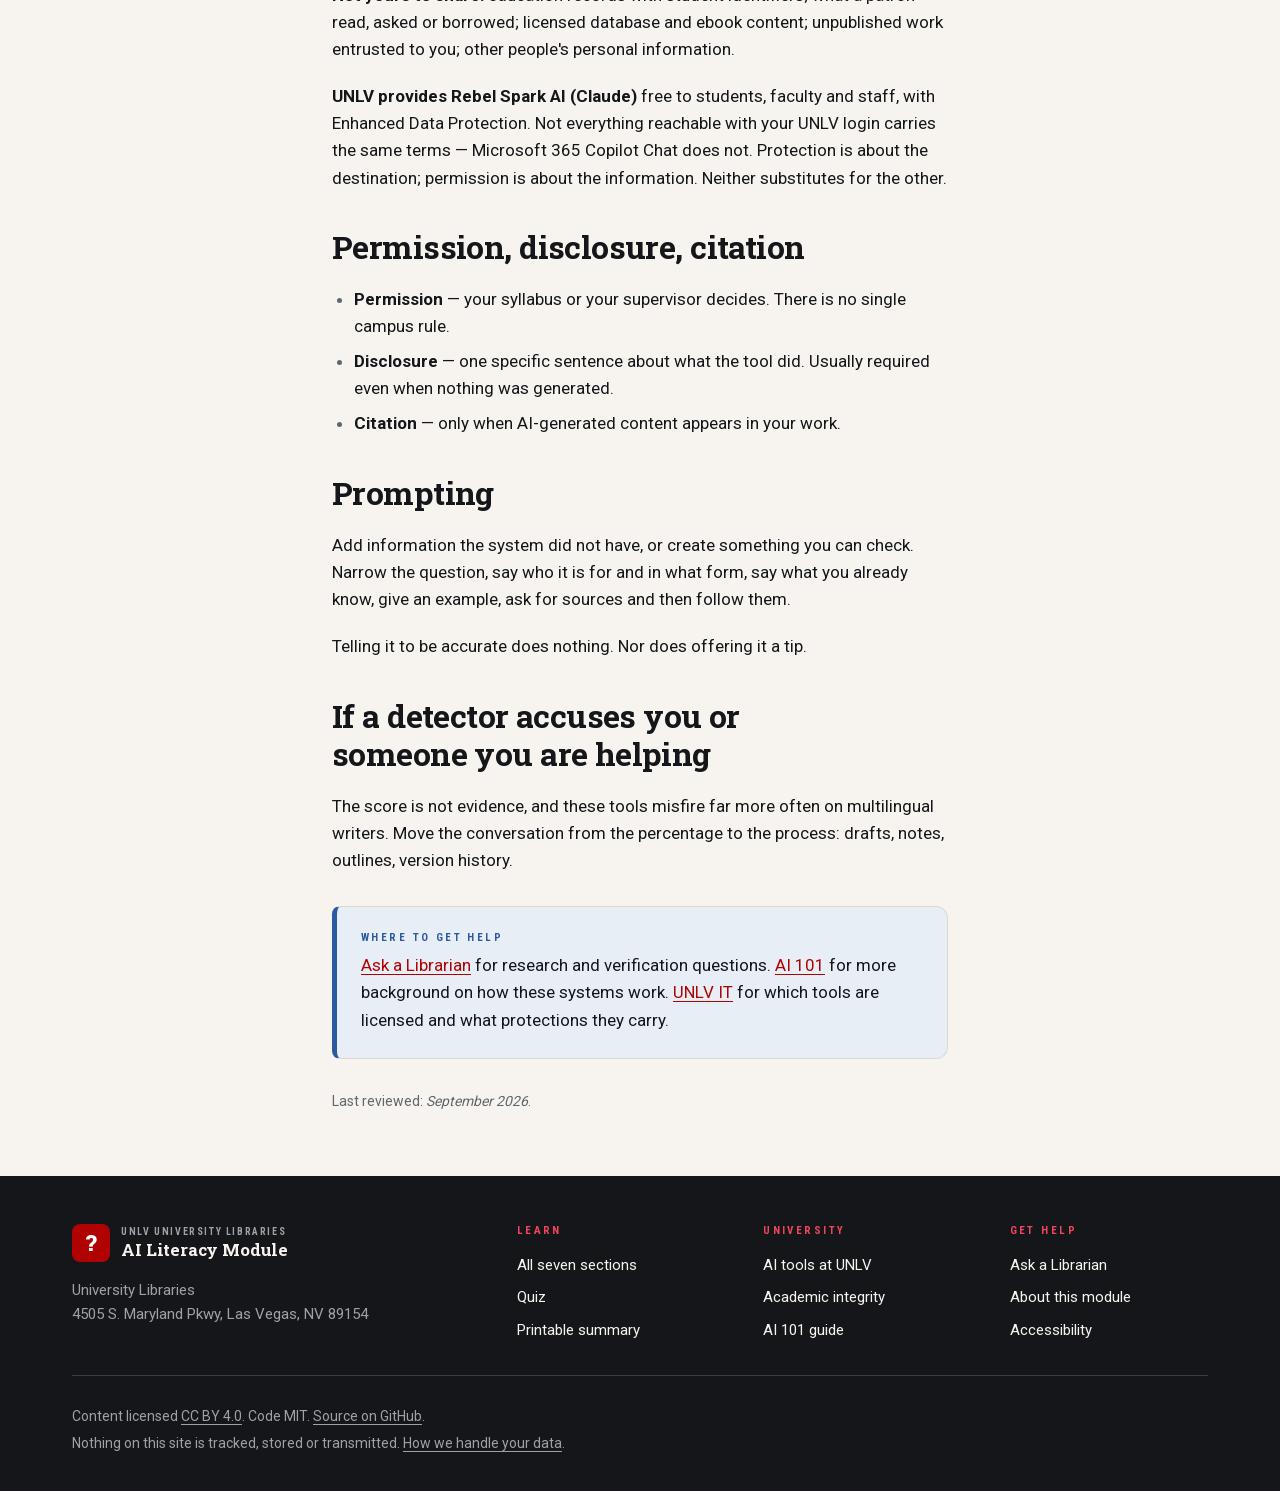
<file: summary.html>
<!DOCTYPE html>
<html lang="en">
<head>
<meta charset="utf-8">
<meta name="viewport" content="width=device-width, initial-scale=1">
<title>What to take with you — AI Literacy Module — UNLV University Libraries</title>
<meta name="description" content="A printable one-page summary of the AI literacy module: the four questions, the verification moves, what not to paste, and the difference between permission, disclosure and citation.">
<link rel="preload" href="assets/fonts/roboto-slab-latin-var.woff2" as="font" type="font/woff2" crossorigin>
<link rel="preload" href="assets/fonts/roboto-latin-var.woff2" as="font" type="font/woff2" crossorigin>
<link rel="stylesheet" href="assets/css/site.css">
</head>
<body data-root="">

<a class="skip-link" href="#main">Skip to main content</a>

<div class="utility-bar">
  <div class="wrap utility-bar__inner">
    <span>University of Nevada, Las Vegas</span>
    <ul>
      <li><a href="https://www.unlv.edu/students">Students</a></li>
      <li><a href="https://www.unlv.edu/faculty">Faculty/Staff</a></li>
      <li><a href="https://www.library.unlv.edu/">Libraries</a></li>
      <li><a href="https://my.unlv.edu/">MyUNLV</a></li>
    </ul>
  </div>
</div>

<header class="site-header">
  <div class="wrap site-header__inner">
    <a class="lockup" href="index.html">
      <span class="lockup__mark" aria-hidden="true">?</span>
      <span>
        <span class="lockup__org">UNLV University Libraries</span>
        <span class="lockup__name">AI Literacy Module</span>
      </span>
    </a>
    <nav class="site-nav" aria-label="Main">
      <ul>
        <li><a href="index.html">Start here</a></li>
        <li><a href="quiz.html">Quiz</a></li>
        <li><a href="summary.html" aria-current="page">Summary</a></li>
        <li><a href="about.html">About</a></li>
      </ul>
    </nav>
  </div>
</header>

<main id="main" tabindex="-1">
<div class="wrap page-body prose">
  <h1>What to take with you</h1>

  <p class="lede">One page, built to be printed and kept near wherever you
  work. Everything here is covered in more depth in the sections.</p>

  <div class="btn-row no-print">
    <button class="btn" type="button" onclick="window.print()">Print this page</button>
    <a class="btn btn--secondary" href="index.html">Back to the module</a>
  </div>

  <div class="takeaways">
    <h2>The four questions</h2>
    <p>For any situation nobody has written a rule for:</p>
    <ol>
      <li><strong>Can I check it?</strong> If you cannot verify the output, you cannot use it responsibly.</li>
      <li><strong>Does the judgment belong to me?</strong> Is this the part of the work you are supposed to be doing?</li>
      <li><strong>Is the input mine to share?</strong> Your judgment does not extend to other people's data.</li>
      <li><strong>Am I allowed, and will I say so?</strong> Permission and disclosure are separate requirements.</li>
    </ol>
  </div>

  <h2>How it works, in one line</h2>

  <p>It predicts likely text rather than looking up facts. Fluency and
  accuracy come out of the same process, so a confident answer is not a more
  reliable one. Find out whether your tool is searching the web or answering
  from training — they fail differently.</p>

  <h2>Verifying a claim</h2>

  <ol>
    <li><strong>Go to the container, not the citation.</strong> Open the journal issue and read the contents.</li>
    <li><strong>Resolve the DOI</strong> at <a href="https://doi.org">doi.org</a>. Ten seconds.</li>
    <li><strong>Read what the source says.</strong> The one people skip, and the one that catches the modern failure.</li>
    <li><strong>Read laterally.</strong> Leave the page and see what others say about the claim.</li>
    <li><strong>Check against the Libraries' databases.</strong> A record of what was actually published.</li>
  </ol>

  <p>&ldquo;Does this source exist?&rdquo; is no longer the question.
  &ldquo;Does this source say this?&rdquo; is.</p>

  <h2>Before you paste</h2>

  <p>Ask: who else could end up seeing this, and is it mine to share?</p>

  <p><strong>Not yours to share:</strong> education records with student
  identifiers; what a patron read, asked or borrowed; licensed database and
  ebook content; unpublished work entrusted to you; other people's personal
  information.</p>

  <p><strong>UNLV provides Rebel Spark AI (Claude)</strong> free to students,
  faculty and staff, with Enhanced Data Protection. Not everything reachable
  with your UNLV login carries the same terms — Microsoft 365 Copilot Chat
  does not. Protection is about the destination; permission is about the
  information. Neither substitutes for the other.</p>

  <h2>Permission, disclosure, citation</h2>

  <ul>
    <li><strong>Permission</strong> — your syllabus or your supervisor decides. There is no single campus rule.</li>
    <li><strong>Disclosure</strong> — one specific sentence about what the tool did. Usually required even when nothing was generated.</li>
    <li><strong>Citation</strong> — only when AI-generated content appears in your work.</li>
  </ul>

  <h2>Prompting</h2>

  <p>Add information the system did not have, or create something you can
  check. Narrow the question, say who it is for and in what form, say what you
  already know, give an example, ask for sources and then follow them.</p>

  <p>Telling it to be accurate does nothing. Nor does offering it a tip.</p>

  <h2>If a detector accuses you or someone you are helping</h2>

  <p>The score is not evidence, and these tools misfire far more often on
  multilingual writers. Move the conversation from the percentage to the
  process: drafts, notes, outlines, version history.</p>

  <div class="callout no-print">
    <h2 class="callout__title">Where to get help</h2>
    <p><a href="https://www.library.unlv.edu/ask">Ask a Librarian</a> for
    research and verification questions.
    <a href="https://guides.library.unlv.edu/ai-basics">AI 101</a> for more
    background on how these systems work.
    <a href="https://www.it.unlv.edu/ai-technology">UNLV IT</a> for which
    tools are licensed and what protections they carry.</p>
  </div>

  <p class="meta">Last reviewed: <i>September 2026</i>.</p>

</div>
</main>

<footer class="site-footer">
  <div class="wrap">
    <div class="site-footer__grid">
      <div>
        <a class="lockup" href="index.html">
          <span class="lockup__mark" aria-hidden="true">?</span>
          <span>
            <span class="lockup__org">UNLV University Libraries</span>
            <span class="lockup__name">AI Literacy Module</span>
          </span>
        </a>
        <p class="site-footer__address">University Libraries<br>
        4505 S. Maryland Pkwy, Las Vegas, NV 89154</p>
      </div>
      <nav aria-labelledby="foot-learn">
        <h2 id="foot-learn">Learn</h2>
        <ul>
          <li><a href="index.html">All seven sections</a></li>
          <li><a href="quiz.html">Quiz</a></li>
          <li><a href="summary.html">Printable summary</a></li>
        </ul>
      </nav>
      <nav aria-labelledby="foot-univ">
        <h2 id="foot-univ">University</h2>
        <ul>
          <li><a href="https://www.it.unlv.edu/ai-technology">AI tools at UNLV</a></li>
          <li><a href="https://www.unlv.edu/osrr/academic-integrity/policy">Academic integrity</a></li>
          <li><a href="https://guides.library.unlv.edu/ai-basics">AI 101 guide</a></li>
        </ul>
      </nav>
      <nav aria-labelledby="foot-help">
        <h2 id="foot-help">Get help</h2>
        <ul>
          <li><a href="https://www.library.unlv.edu/ask">Ask a Librarian</a></li>
          <li><a href="about.html">About this module</a></li>
          <li><a href="about.html">Accessibility</a></li>
        </ul>
      </nav>
    </div>
    <div class="site-footer__base">
      <p>Content licensed <a href="https://creativecommons.org/licenses/by/4.0/">CC&nbsp;BY&nbsp;4.0</a>. Code MIT. <a href="https://github.com/robertlaws-unlv-wads/library-ai-guide">Source on GitHub</a>.</p>
      <p>Nothing on this site is tracked, stored or transmitted. <a href="about.html">How we handle your data</a>.</p>
    </div>
  </div>
</footer>

</body>
</html>
</file>
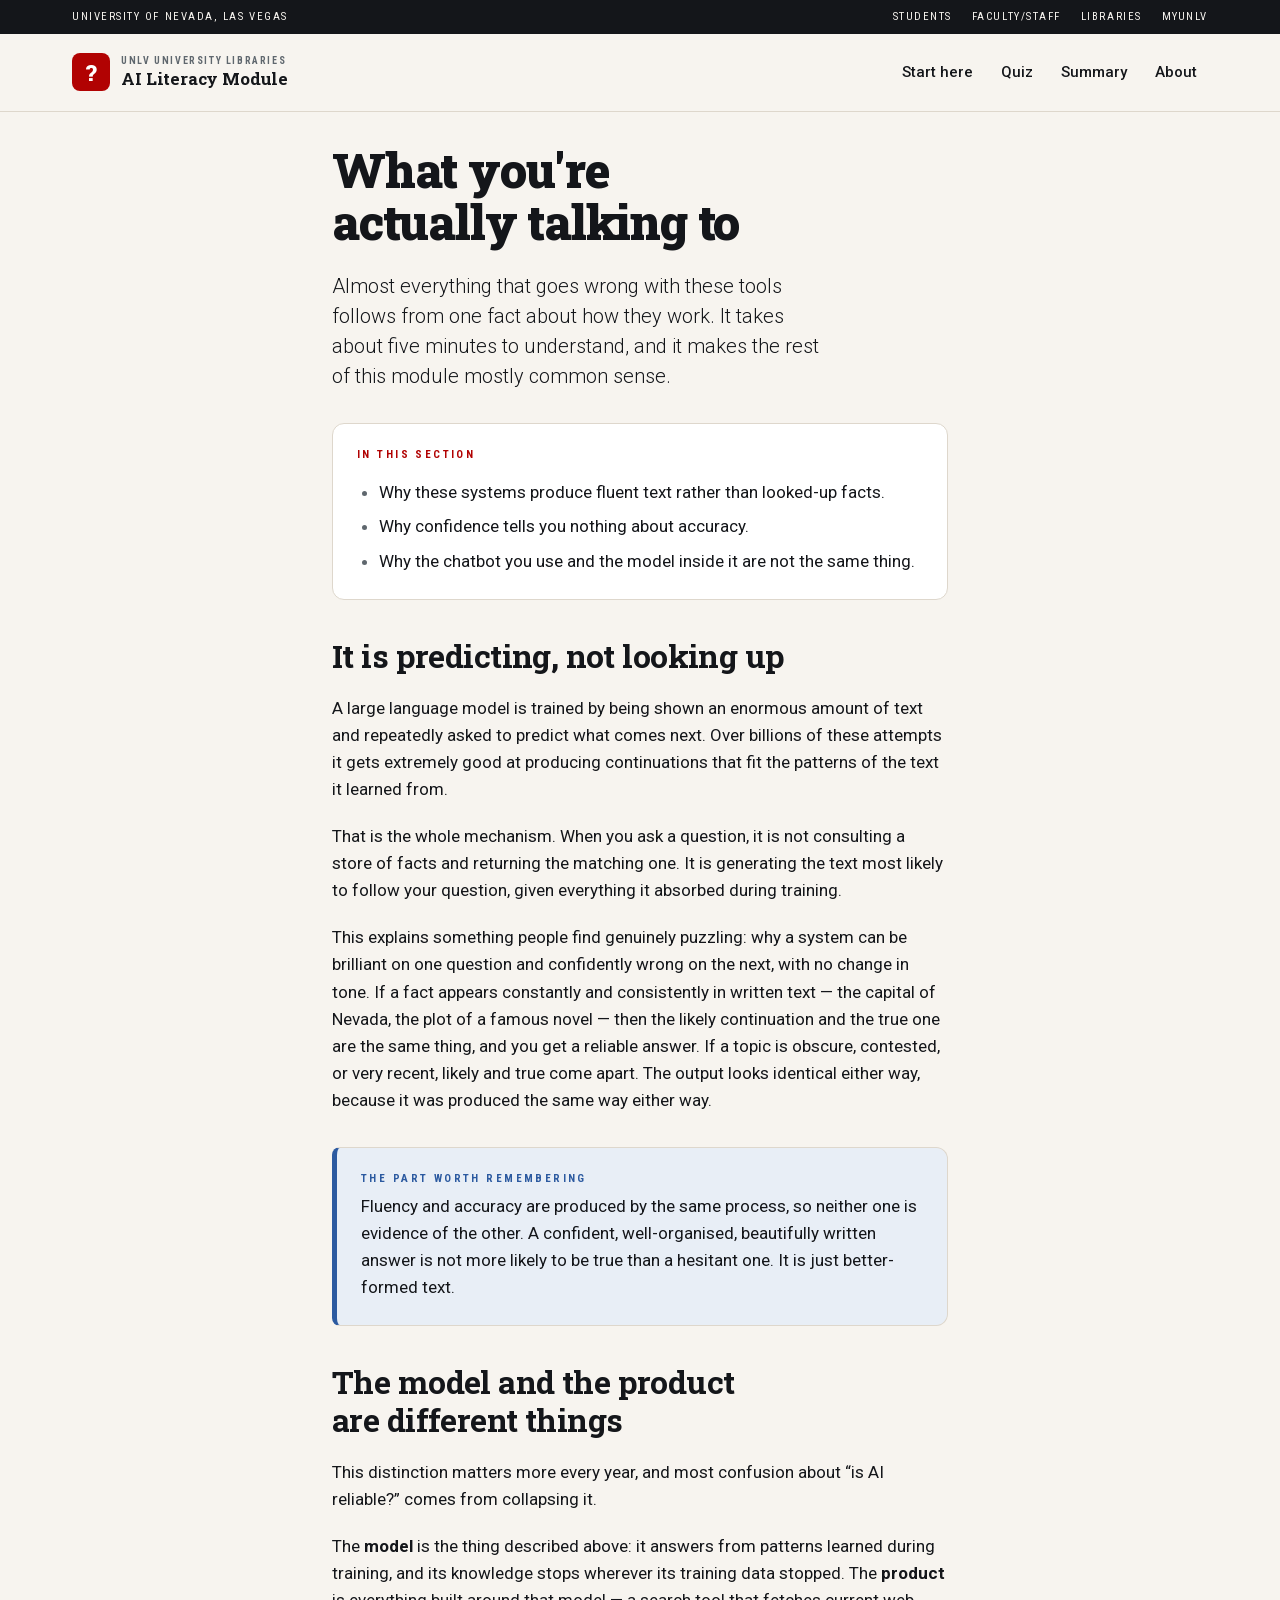
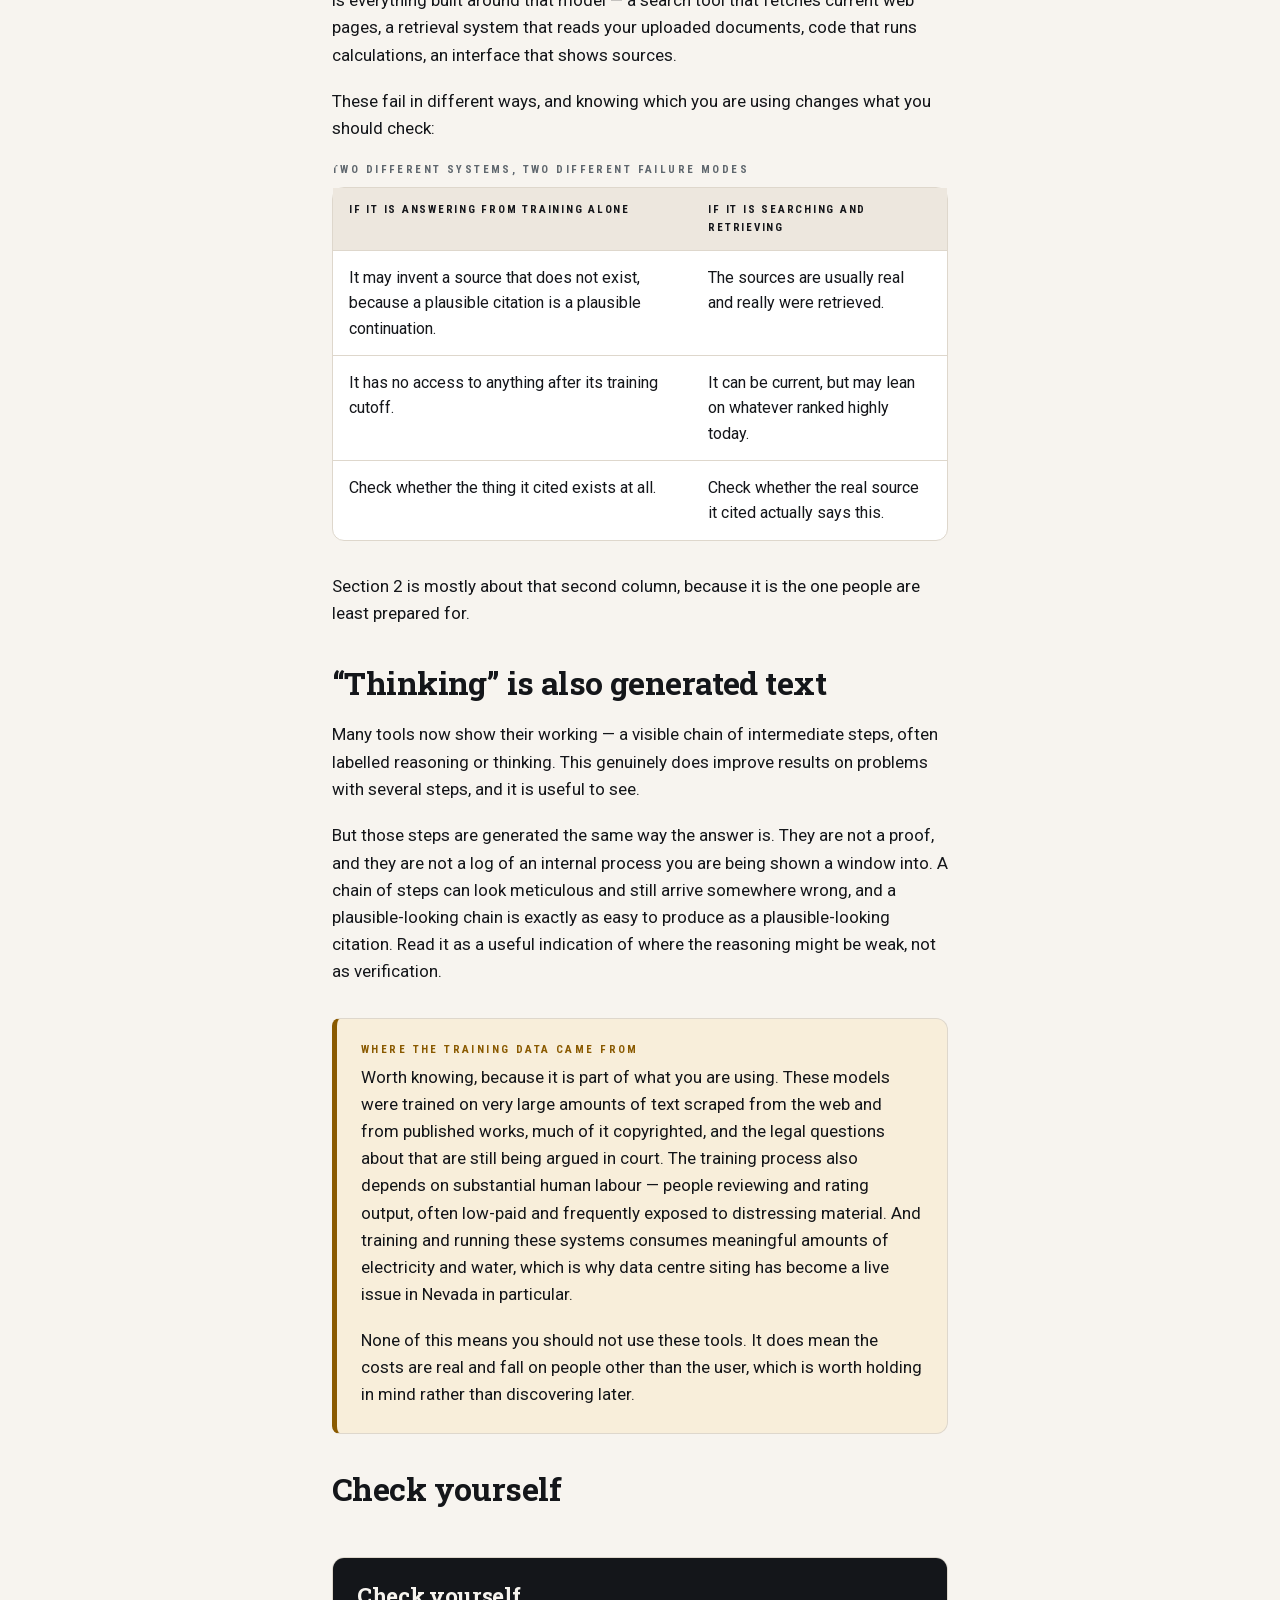
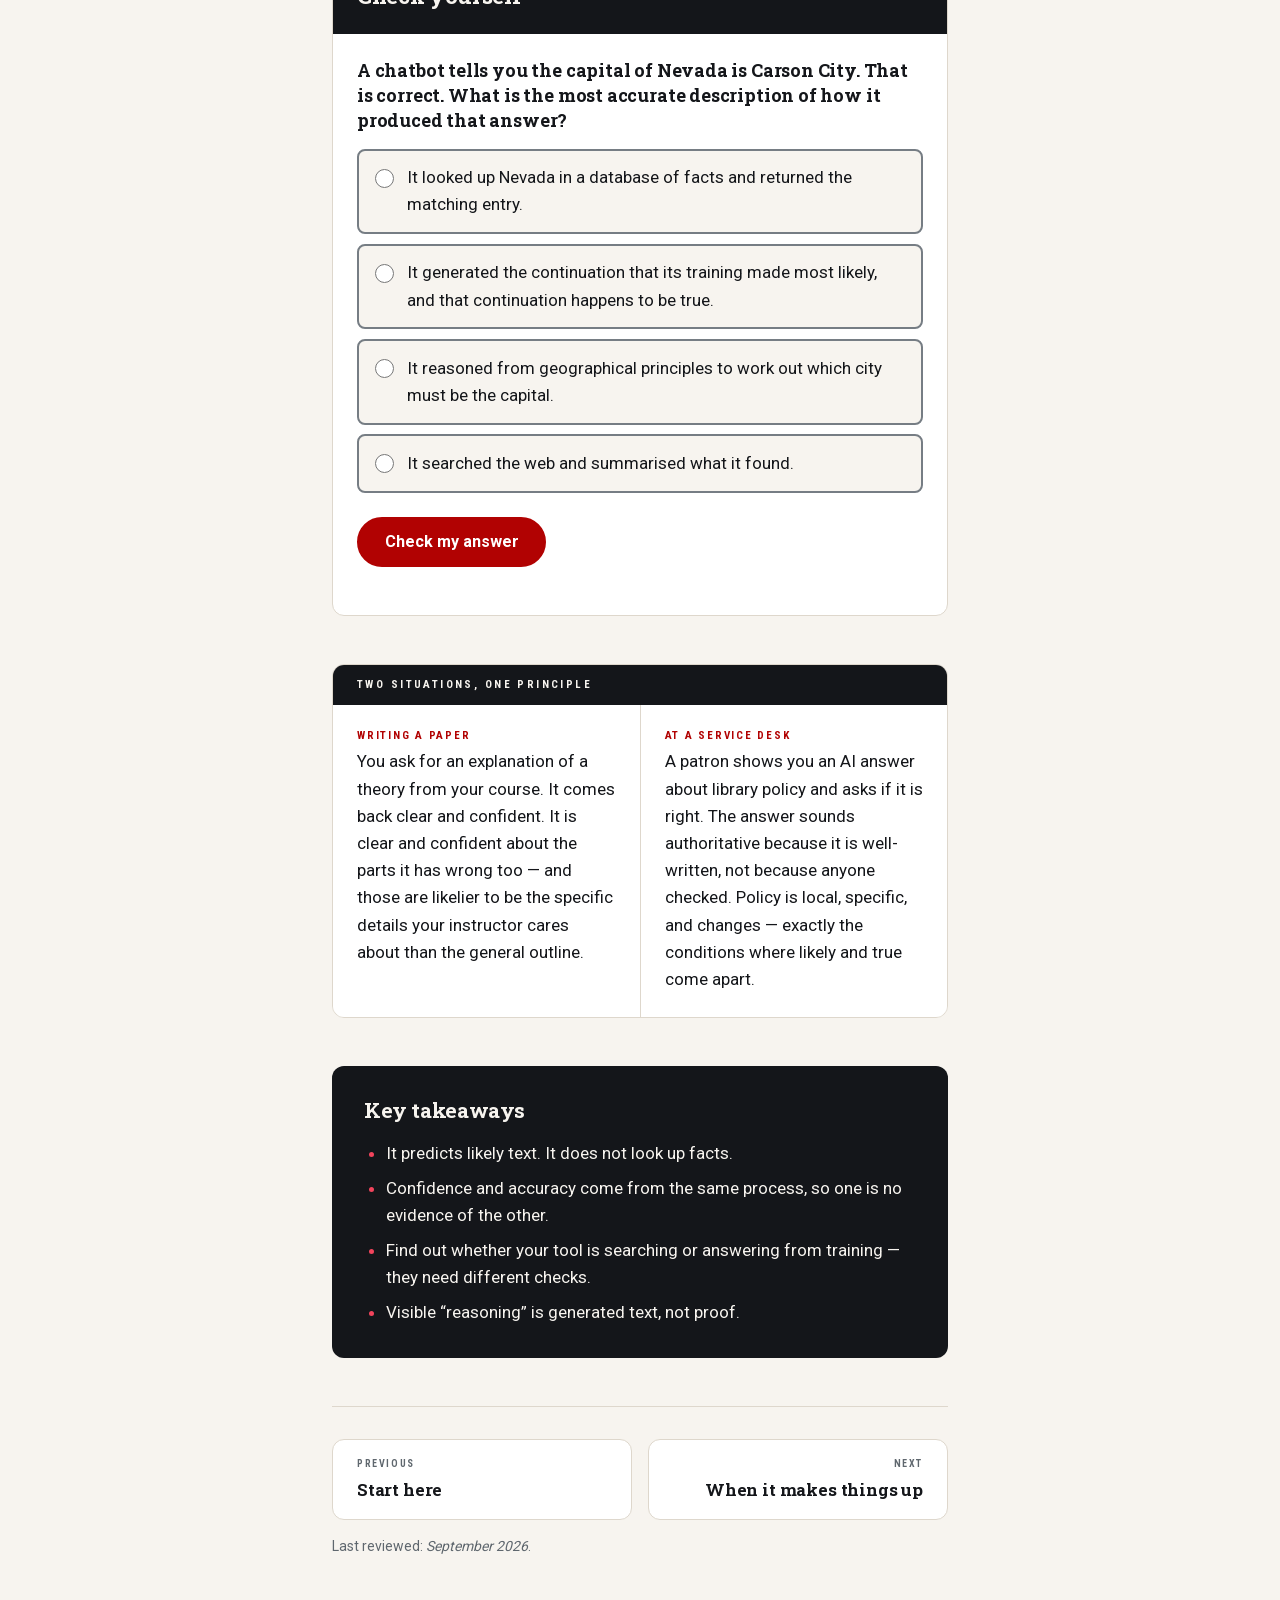
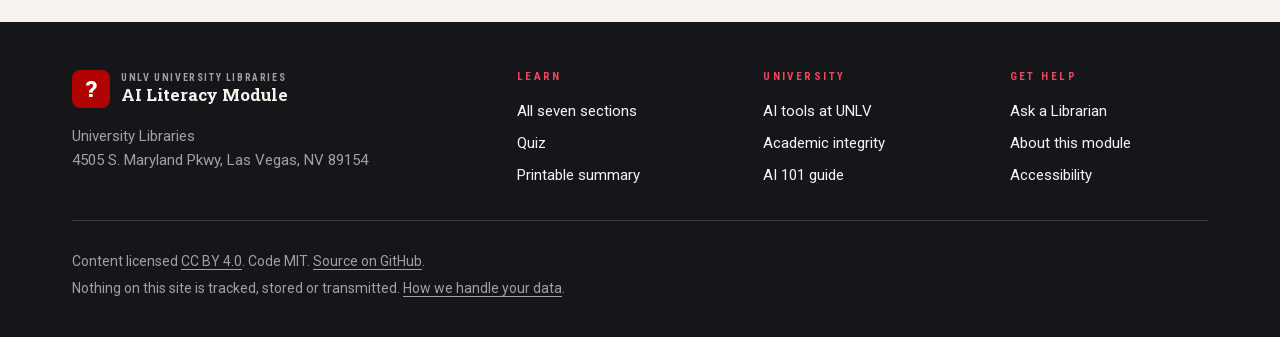
<file: sections/1-what-youre-talking-to.html>
<!DOCTYPE html>
<html lang="en">
<head>
<meta charset="utf-8">
<meta name="viewport" content="width=device-width, initial-scale=1">
<title>What you're actually talking to — AI Literacy Module — UNLV University Libraries</title>
<meta name="description" content="How large language models produce text, why confidence is not evidence of accuracy, and why the model and the product around it fail in different ways.">
<link rel="preload" href="../assets/fonts/roboto-slab-latin-var.woff2" as="font" type="font/woff2" crossorigin>
<link rel="preload" href="../assets/fonts/roboto-latin-var.woff2" as="font" type="font/woff2" crossorigin>
<link rel="stylesheet" href="../assets/css/site.css">
</head>
<body data-root="../">

<a class="skip-link" href="#main">Skip to main content</a>

<div class="utility-bar">
  <div class="wrap utility-bar__inner">
    <span>University of Nevada, Las Vegas</span>
    <ul>
      <li><a href="https://www.unlv.edu/students">Students</a></li>
      <li><a href="https://www.unlv.edu/faculty">Faculty/Staff</a></li>
      <li><a href="https://www.library.unlv.edu/">Libraries</a></li>
      <li><a href="https://my.unlv.edu/">MyUNLV</a></li>
    </ul>
  </div>
</div>

<header class="site-header">
  <div class="wrap site-header__inner">
    <a class="lockup" href="../index.html">
      <span class="lockup__mark" aria-hidden="true">?</span>
      <span>
        <span class="lockup__org">UNLV University Libraries</span>
        <span class="lockup__name">AI Literacy Module</span>
      </span>
    </a>
    <nav class="site-nav" aria-label="Main">
      <ul>
        <li><a href="../index.html">Start here</a></li>
        <li><a href="../quiz.html">Quiz</a></li>
        <li><a href="../summary.html">Summary</a></li>
        <li><a href="../about.html">About</a></li>
      </ul>
    </nav>
  </div>
</header>

<main id="main" tabindex="-1">
<div class="wrap page-body prose">
  <h1>What you're actually talking to</h1>

  <p class="lede">Almost everything that goes wrong with these tools follows
  from one fact about how they work. It takes about five minutes to
  understand, and it makes the rest of this module mostly common sense.</p>

  <div class="objectives">
    <h2>In this section</h2>
    <ul>
      <li>Why these systems produce fluent text rather than looked-up facts.</li>
      <li>Why confidence tells you nothing about accuracy.</li>
      <li>Why the chatbot you use and the model inside it are not the same thing.</li>
    </ul>
  </div>

  <h2>It is predicting, not looking up</h2>

  <p>A large language model is trained by being shown an enormous amount of
  text and repeatedly asked to predict what comes next. Over billions of
  these attempts it gets extremely good at producing continuations that fit
  the patterns of the text it learned from.</p>

  <p>That is the whole mechanism. When you ask a question, it is not
  consulting a store of facts and returning the matching one. It is
  generating the text most likely to follow your question, given everything
  it absorbed during training.</p>

  <p>This explains something people find genuinely puzzling: why a system can
  be brilliant on one question and confidently wrong on the next, with no
  change in tone. If a fact appears constantly and consistently in written
  text — the capital of Nevada, the plot of a famous novel — then the likely
  continuation and the true one are the same thing, and you get a reliable
  answer. If a topic is obscure, contested, or very recent, likely and true
  come apart. The output looks identical either way, because it was produced
  the same way either way.</p>

  <div class="callout">
    <h2 class="callout__title">The part worth remembering</h2>
    <p>Fluency and accuracy are produced by the same process, so neither one
    is evidence of the other. A confident, well-organised, beautifully written
    answer is not more likely to be true than a hesitant one. It is just
    better-formed text.</p>
  </div>

  <h2>The model and the product are different things</h2>

  <p>This distinction matters more every year, and most confusion about
  &ldquo;is AI reliable?&rdquo; comes from collapsing it.</p>

  <p>The <strong>model</strong> is the thing described above: it answers from
  patterns learned during training, and its knowledge stops wherever its
  training data stopped. The <strong>product</strong> is everything built
  around that model — a search tool that fetches current web pages, a
  retrieval system that reads your uploaded documents, code that runs
  calculations, an interface that shows sources.</p>

  <p>These fail in different ways, and knowing which you are using changes
  what you should check:</p>

  <table>
    <caption>Two different systems, two different failure modes</caption>
    <thead>
      <tr><th scope="col">If it is answering from training alone</th>
          <th scope="col">If it is searching and retrieving</th></tr>
    </thead>
    <tbody>
      <tr>
        <td>It may invent a source that does not exist, because a plausible
        citation is a plausible continuation.</td>
        <td>The sources are usually real and really were retrieved.</td>
      </tr>
      <tr>
        <td>It has no access to anything after its training cutoff.</td>
        <td>It can be current, but may lean on whatever ranked highly today.</td>
      </tr>
      <tr>
        <td>Check whether the thing it cited exists at all.</td>
        <td>Check whether the real source it cited actually says this.</td>
      </tr>
    </tbody>
  </table>

  <p>Section 2 is mostly about that second column, because it is the one people
  are least prepared for.</p>

  <h2>&ldquo;Thinking&rdquo; is also generated text</h2>

  <p>Many tools now show their working — a visible chain of intermediate
  steps, often labelled reasoning or thinking. This genuinely does improve
  results on problems with several steps, and it is useful to see.</p>

  <p>But those steps are generated the same way the answer is. They are not a
  proof, and they are not a log of an internal process you are being shown a
  window into. A chain of steps can look meticulous and still arrive somewhere
  wrong, and a plausible-looking chain is exactly as easy to produce as a
  plausible-looking citation. Read it as a useful indication of where the
  reasoning might be weak, not as verification.</p>

  <div class="callout callout--caution">
    <h2 class="callout__title">Where the training data came from</h2>
    <p>Worth knowing, because it is part of what you are using. These models
    were trained on very large amounts of text scraped from the web and from
    published works, much of it copyrighted, and the legal questions about
    that are still being argued in court. The training process also depends on
    substantial human labour — people reviewing and rating output, often
    low-paid and frequently exposed to distressing material. And training and
    running these systems consumes meaningful amounts of electricity and
    water, which is why data centre siting has become a live issue in Nevada
    in particular.</p>
    <p>None of this means you should not use these tools. It does mean the
    costs are real and fall on people other than the user, which is worth
    holding in mind rather than discovering later.</p>
  </div>

  <h2>Check yourself</h2>

  <div class="exercise-mount" data-exercise="s1-check"></div>

  <div class="two-situations">
    <h2 class="two-situations__title">Two situations, one principle</h2>
    <div class="two-situations__grid">
      <div class="two-situations__case">
        <h4>Writing a paper</h4>
        <p>You ask for an explanation of a theory from your course. It comes
        back clear and confident. It is clear and confident about the parts it
        has wrong too — and those are likelier to be the specific details your
        instructor cares about than the general outline.</p>
      </div>
      <div class="two-situations__case">
        <h4>At a service desk</h4>
        <p>A patron shows you an AI answer about library policy and asks if it
        is right. The answer sounds authoritative because it is well-written,
        not because anyone checked. Policy is local, specific, and changes —
        exactly the conditions where likely and true come apart.</p>
      </div>
    </div>
  </div>

  <div class="takeaways">
    <h2>Key takeaways</h2>
    <ul>
      <li>It predicts likely text. It does not look up facts.</li>
      <li>Confidence and accuracy come from the same process, so one is no evidence of the other.</li>
      <li>Find out whether your tool is searching or answering from training — they need different checks.</li>
      <li>Visible &ldquo;reasoning&rdquo; is generated text, not proof.</li>
    </ul>
  </div>

  <nav class="section-nav" aria-label="Section navigation">
    <div class="section-nav__prev">
      <a href="../index.html"><span class="section-nav__dir">Previous</span>Start here</a>
    </div>
    <div class="section-nav__next">
      <a href="2-when-it-makes-things-up.html"><span class="section-nav__dir">Next</span>When it makes things up</a>
    </div>
  </nav>

  <p class="meta">Last reviewed: <i>September 2026</i>.</p>

</div>
</main>

<footer class="site-footer">
  <div class="wrap">
    <div class="site-footer__grid">
      <div>
        <a class="lockup" href="../index.html">
          <span class="lockup__mark" aria-hidden="true">?</span>
          <span>
            <span class="lockup__org">UNLV University Libraries</span>
            <span class="lockup__name">AI Literacy Module</span>
          </span>
        </a>
        <p class="site-footer__address">University Libraries<br>
        4505 S. Maryland Pkwy, Las Vegas, NV 89154</p>
      </div>
      <nav aria-labelledby="foot-learn">
        <h2 id="foot-learn">Learn</h2>
        <ul>
          <li><a href="../index.html">All seven sections</a></li>
          <li><a href="../quiz.html">Quiz</a></li>
          <li><a href="../summary.html">Printable summary</a></li>
        </ul>
      </nav>
      <nav aria-labelledby="foot-univ">
        <h2 id="foot-univ">University</h2>
        <ul>
          <li><a href="https://www.it.unlv.edu/ai-technology">AI tools at UNLV</a></li>
          <li><a href="https://www.unlv.edu/osrr/academic-integrity/policy">Academic integrity</a></li>
          <li><a href="https://guides.library.unlv.edu/ai-basics">AI 101 guide</a></li>
        </ul>
      </nav>
      <nav aria-labelledby="foot-help">
        <h2 id="foot-help">Get help</h2>
        <ul>
          <li><a href="https://www.library.unlv.edu/ask">Ask a Librarian</a></li>
          <li><a href="../about.html">About this module</a></li>
          <li><a href="../about.html">Accessibility</a></li>
        </ul>
      </nav>
    </div>
    <div class="site-footer__base">
      <p>Content licensed <a href="https://creativecommons.org/licenses/by/4.0/">CC&nbsp;BY&nbsp;4.0</a>. Code MIT. <a href="https://github.com/robertlaws-unlv-wads/library-ai-guide">Source on GitHub</a>.</p>
      <p>Nothing on this site is tracked, stored or transmitted. <a href="../about.html">How we handle your data</a>.</p>
    </div>
  </div>
</footer>

<script src="../assets/js/schema.js"></script>
<script src="../assets/js/engine.js"></script>
<script src="../assets/js/exercises.js"></script>

</body>
</html>
</file>
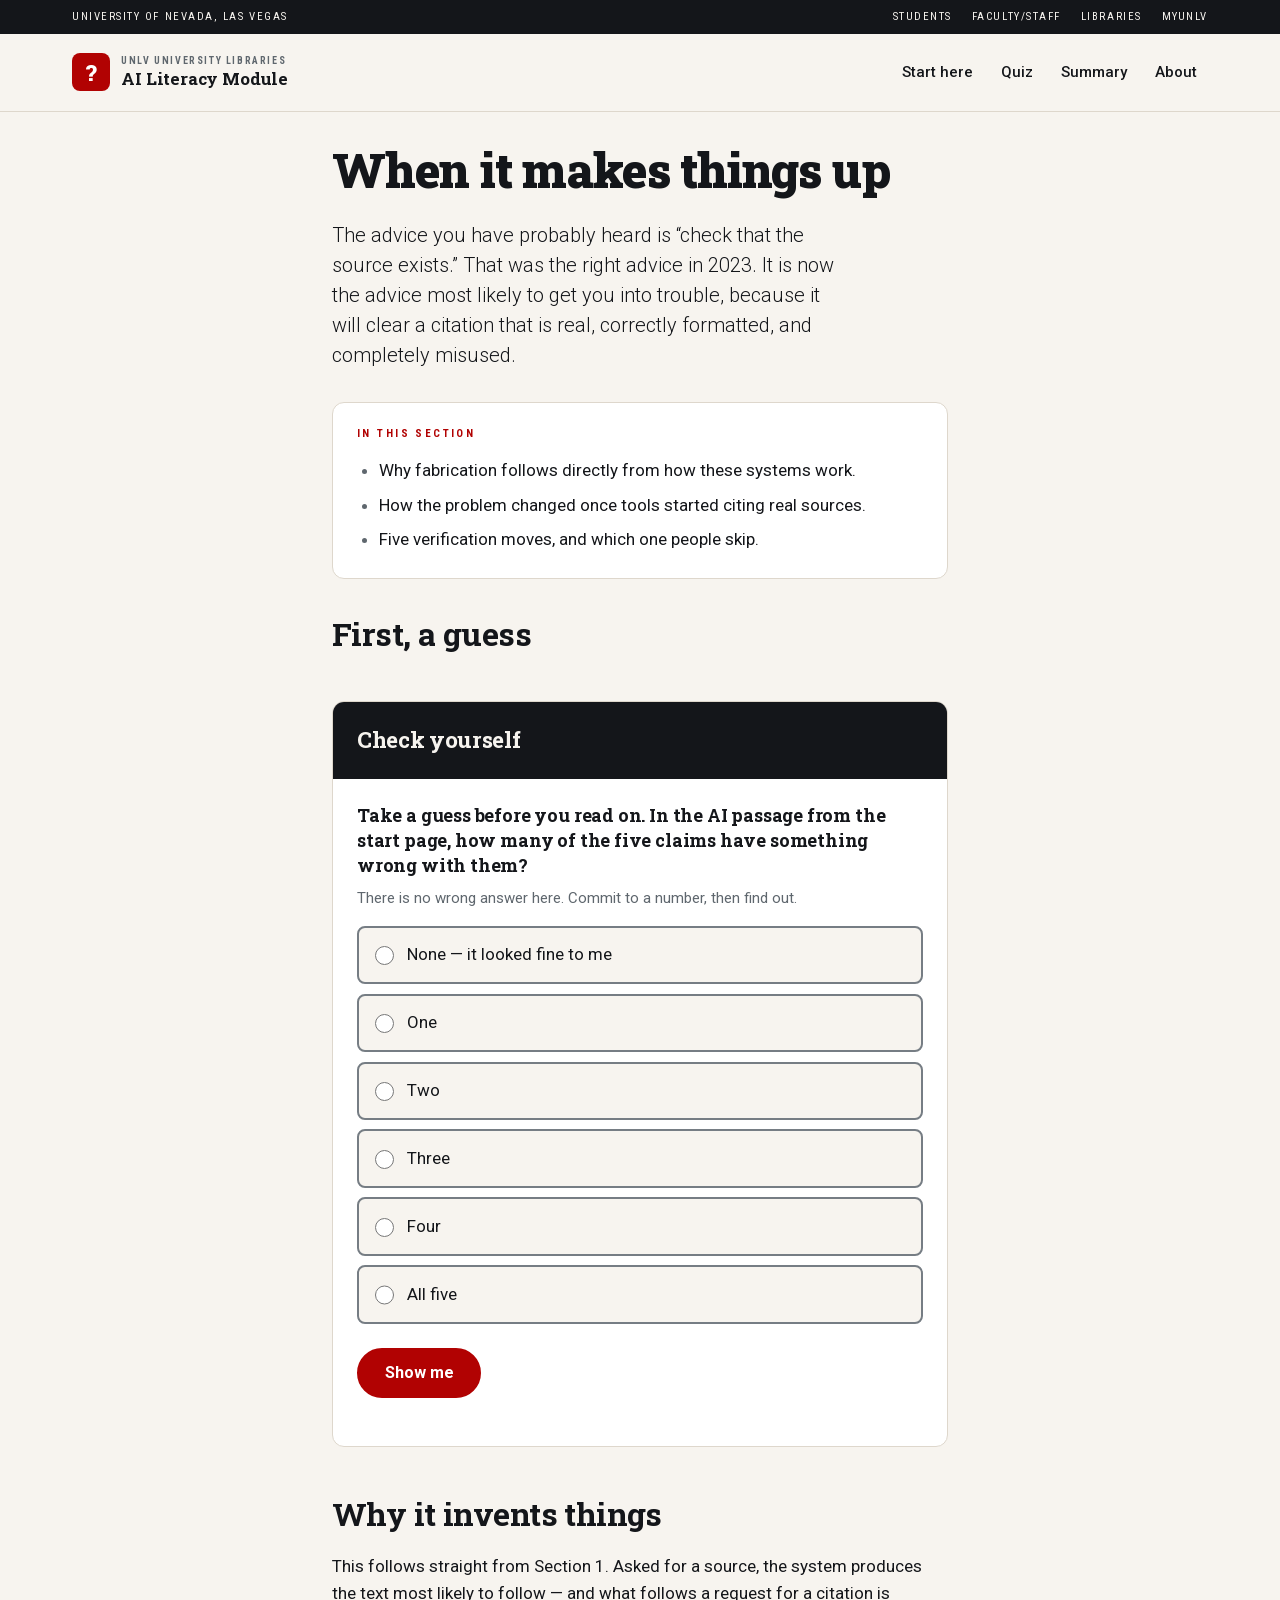
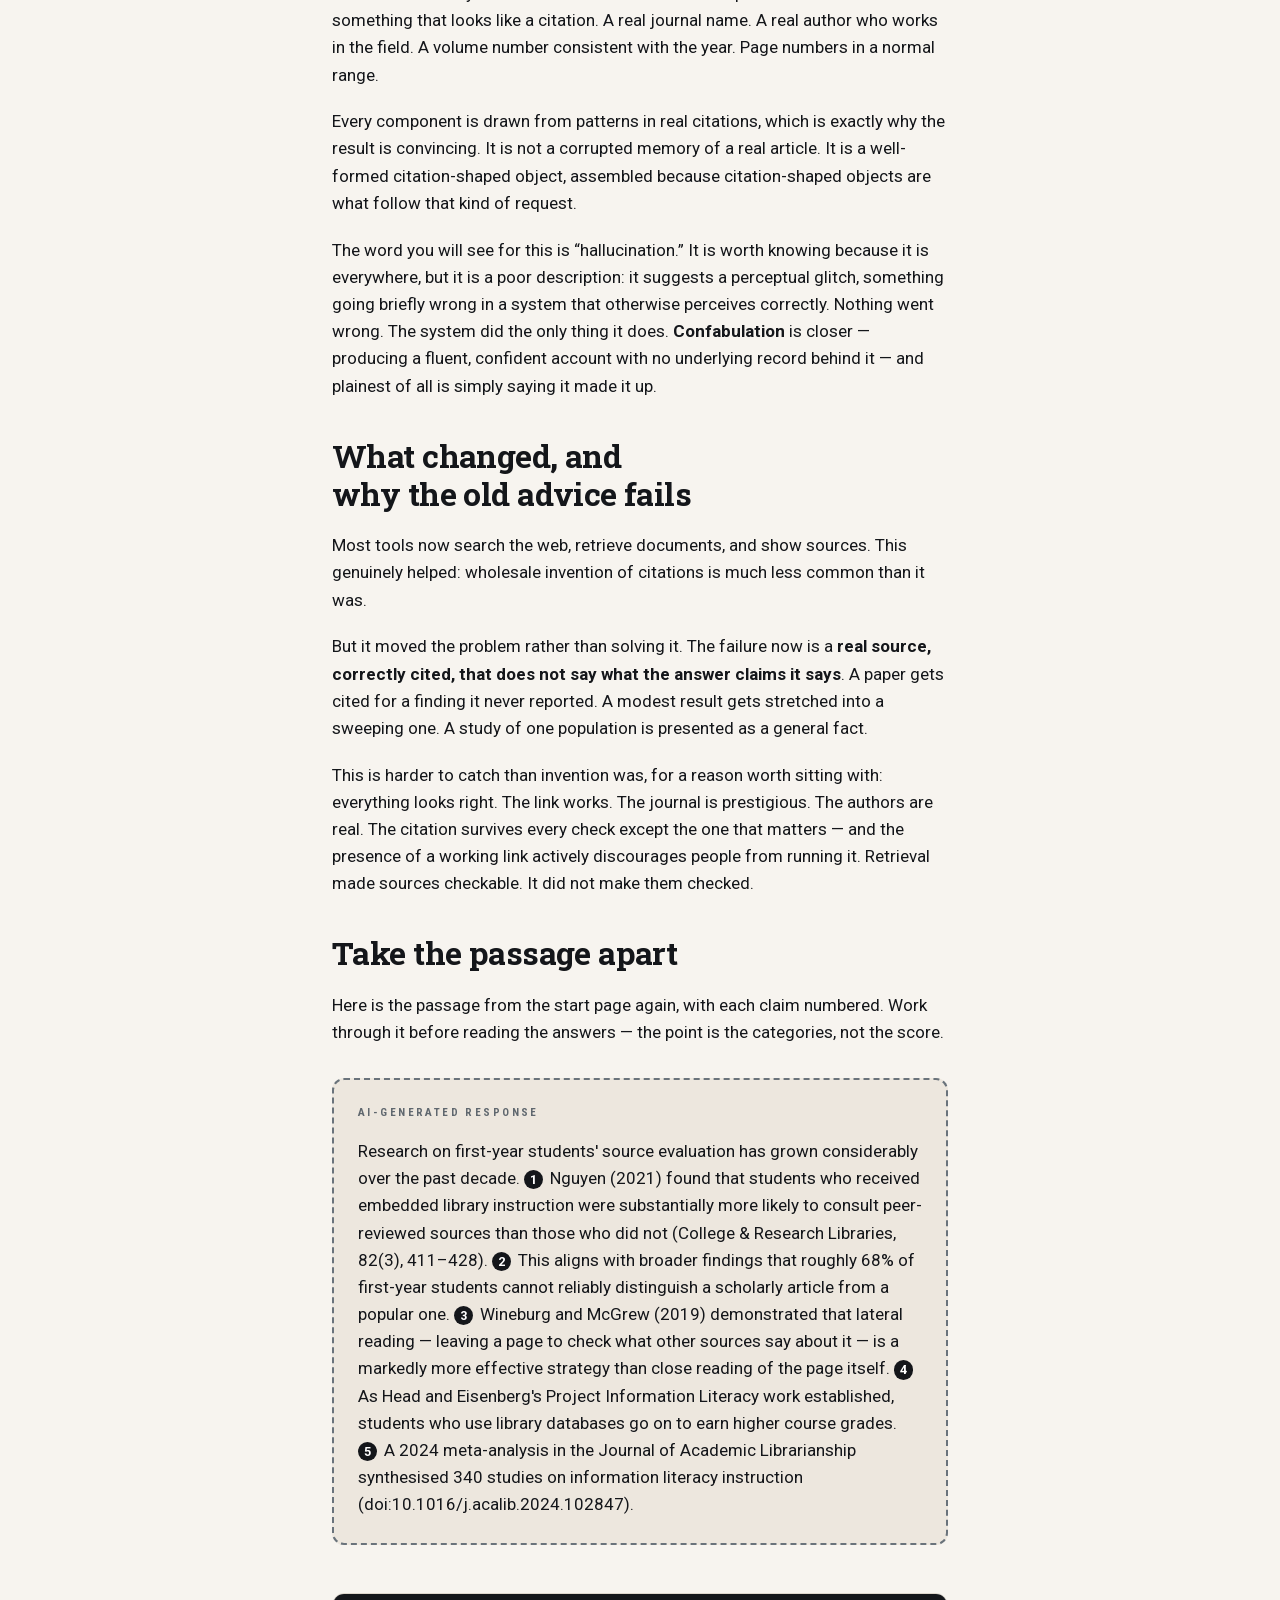
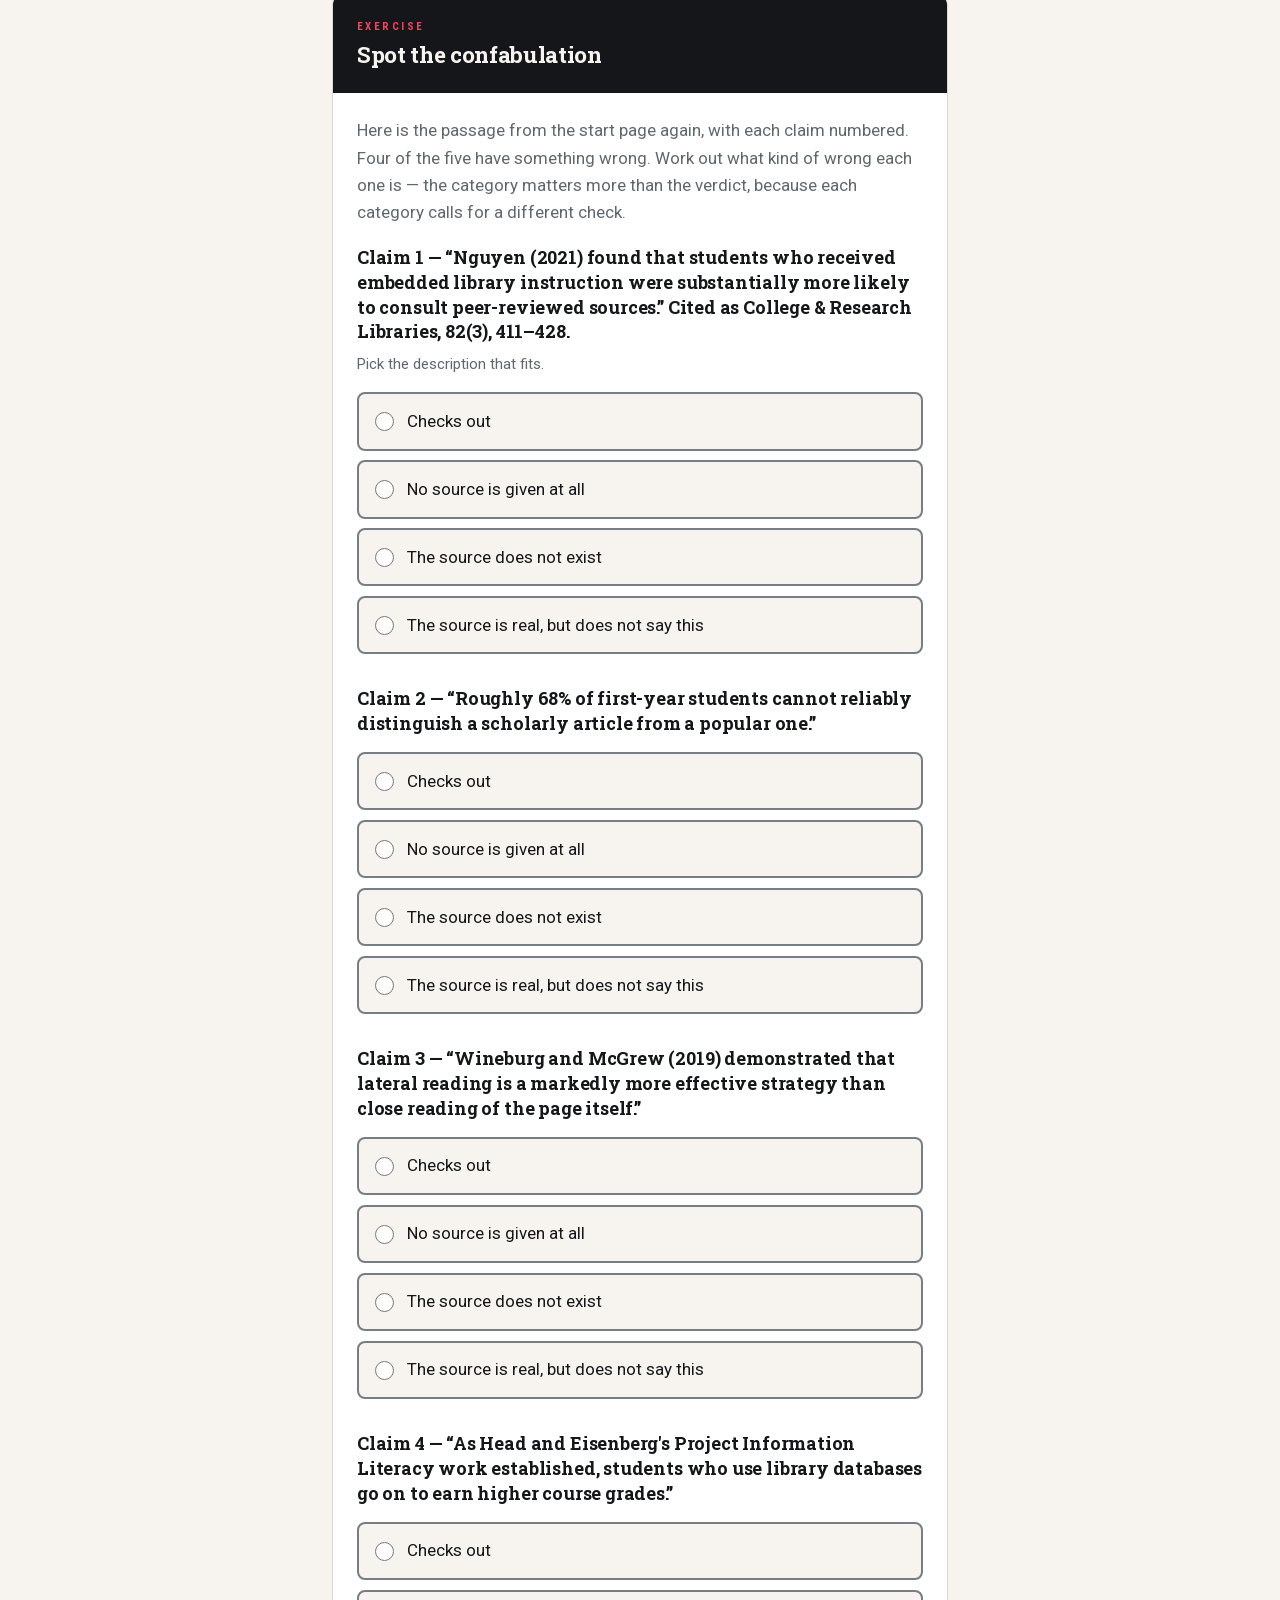
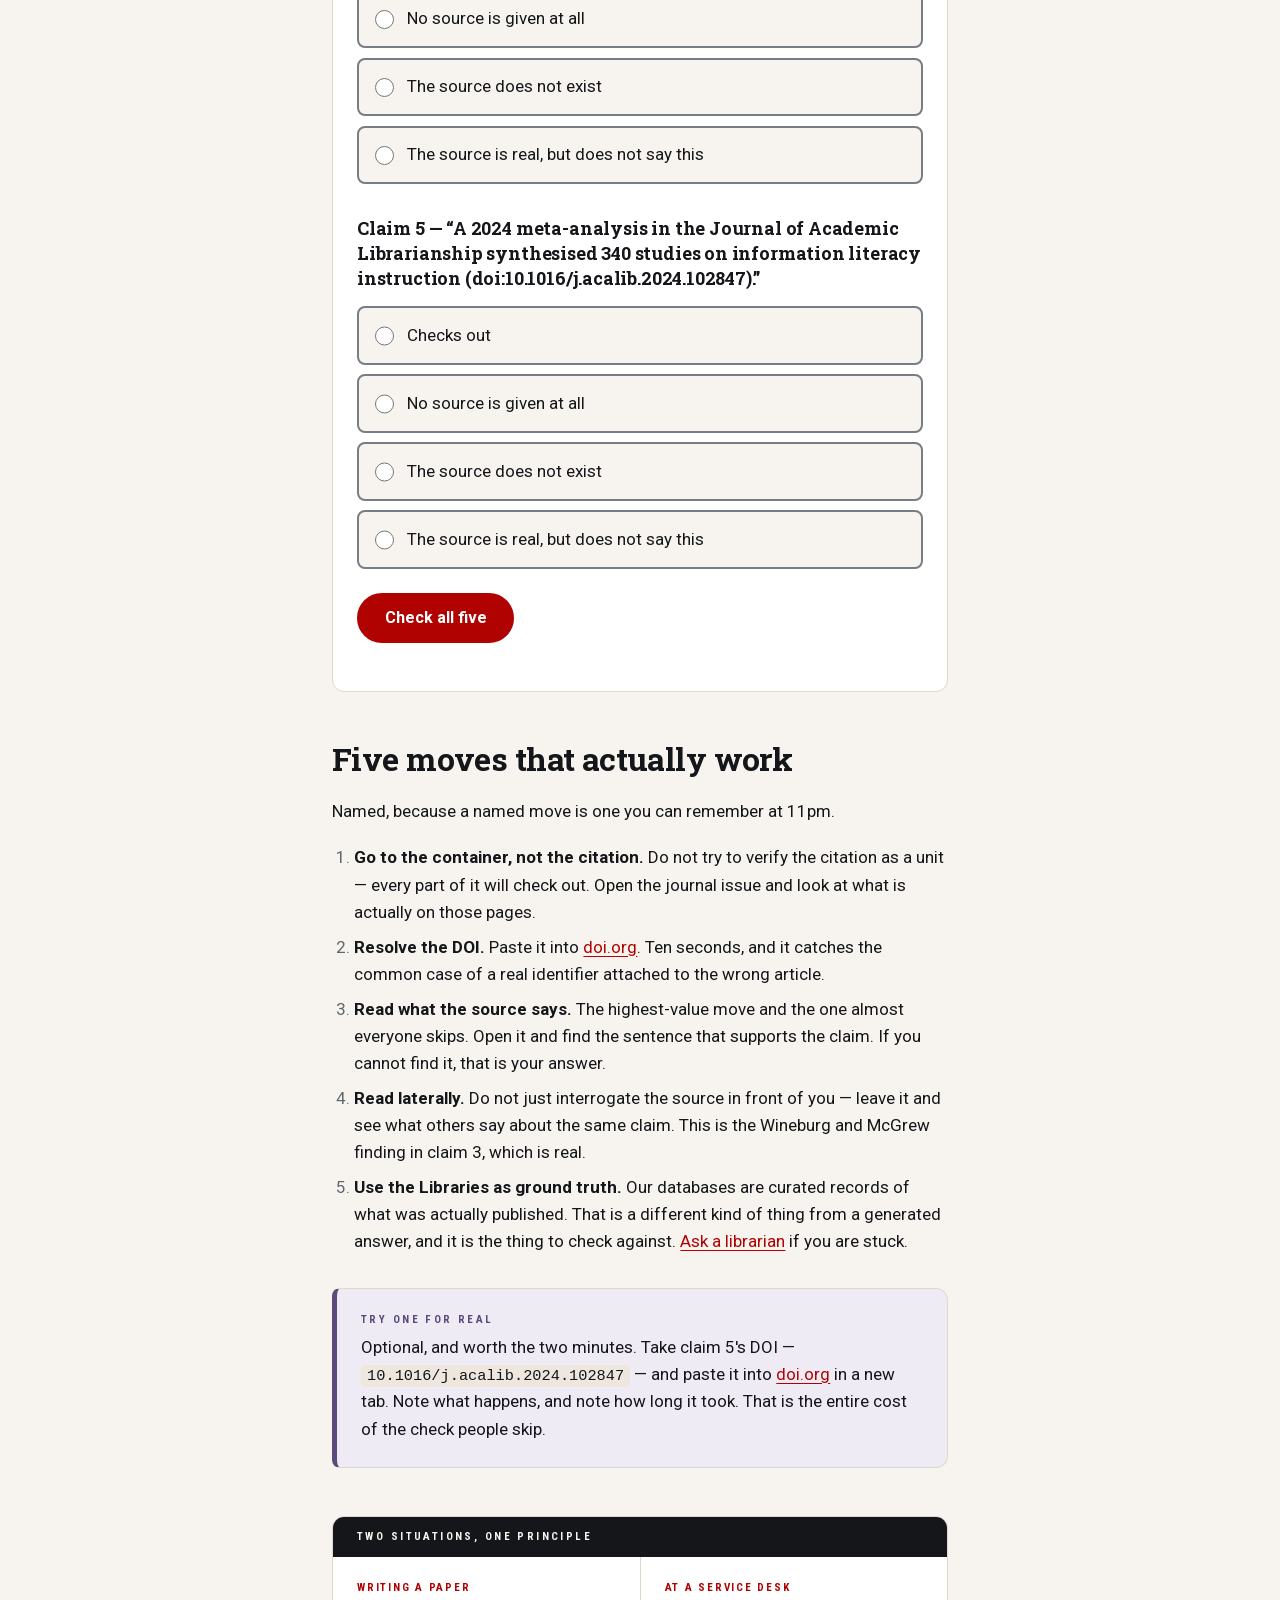
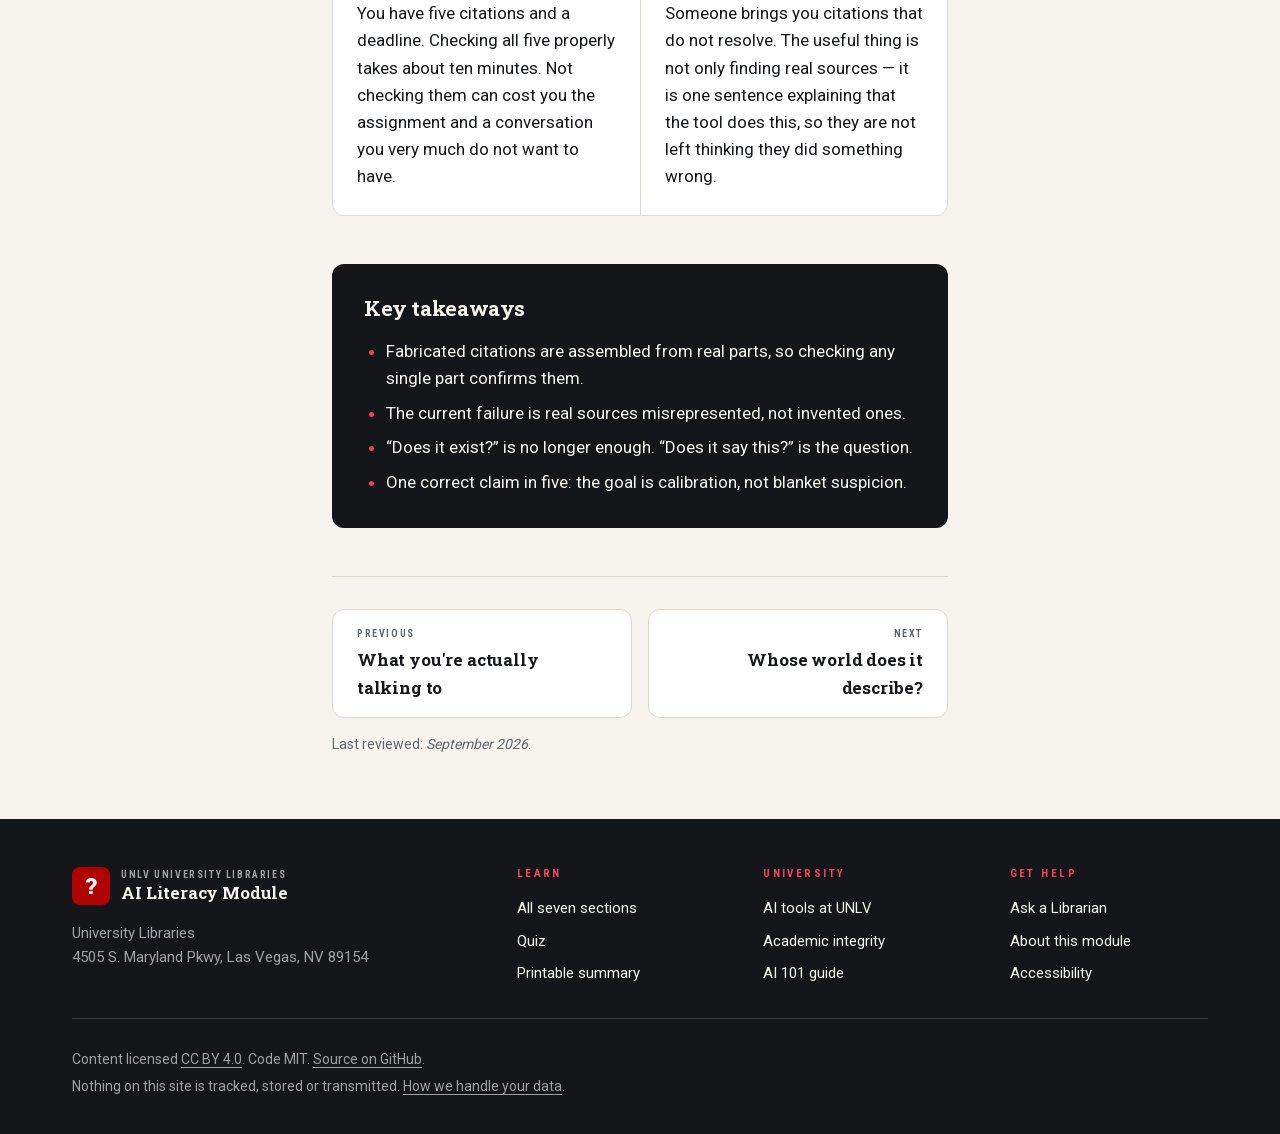
<file: sections/2-when-it-makes-things-up.html>
<!DOCTYPE html>
<html lang="en">
<head>
<meta charset="utf-8">
<meta name="viewport" content="width=device-width, initial-scale=1">
<title>When it makes things up — AI Literacy Module — UNLV University Libraries</title>
<meta name="description" content="Why AI systems fabricate sources, how the problem changed once tools began citing real documents, and five verification moves worth remembering.">
<link rel="preload" href="../assets/fonts/roboto-slab-latin-var.woff2" as="font" type="font/woff2" crossorigin>
<link rel="preload" href="../assets/fonts/roboto-latin-var.woff2" as="font" type="font/woff2" crossorigin>
<link rel="stylesheet" href="../assets/css/site.css">
</head>
<body data-root="../">

<a class="skip-link" href="#main">Skip to main content</a>

<div class="utility-bar">
  <div class="wrap utility-bar__inner">
    <span>University of Nevada, Las Vegas</span>
    <ul>
      <li><a href="https://www.unlv.edu/students">Students</a></li>
      <li><a href="https://www.unlv.edu/faculty">Faculty/Staff</a></li>
      <li><a href="https://www.library.unlv.edu/">Libraries</a></li>
      <li><a href="https://my.unlv.edu/">MyUNLV</a></li>
    </ul>
  </div>
</div>

<header class="site-header">
  <div class="wrap site-header__inner">
    <a class="lockup" href="../index.html">
      <span class="lockup__mark" aria-hidden="true">?</span>
      <span>
        <span class="lockup__org">UNLV University Libraries</span>
        <span class="lockup__name">AI Literacy Module</span>
      </span>
    </a>
    <nav class="site-nav" aria-label="Main">
      <ul>
        <li><a href="../index.html">Start here</a></li>
        <li><a href="../quiz.html">Quiz</a></li>
        <li><a href="../summary.html">Summary</a></li>
        <li><a href="../about.html">About</a></li>
      </ul>
    </nav>
  </div>
</header>

<main id="main" tabindex="-1">
<div class="wrap page-body prose">
  <h1>When it makes things up</h1>

  <p class="lede">The advice you have probably heard is &ldquo;check that the
  source exists.&rdquo; That was the right advice in 2023. It is now the
  advice most likely to get you into trouble, because it will clear a citation
  that is real, correctly formatted, and completely misused.</p>

  <div class="objectives">
    <h2>In this section</h2>
    <ul>
      <li>Why fabrication follows directly from how these systems work.</li>
      <li>How the problem changed once tools started citing real sources.</li>
      <li>Five verification moves, and which one people skip.</li>
    </ul>
  </div>

  <h2>First, a guess</h2>

  <div class="exercise-mount" data-exercise="s2-pre"></div>

  <h2>Why it invents things</h2>

  <p>This follows straight from Section 1. Asked for a source, the system
  produces the text most likely to follow — and what follows a request for a
  citation is something that looks like a citation. A real journal name. A
  real author who works in the field. A volume number consistent with the
  year. Page numbers in a normal range.</p>

  <p>Every component is drawn from patterns in real citations, which is
  exactly why the result is convincing. It is not a corrupted memory of a real
  article. It is a well-formed citation-shaped object, assembled because
  citation-shaped objects are what follow that kind of request.</p>

  <p>The word you will see for this is &ldquo;hallucination.&rdquo; It is
  worth knowing because it is everywhere, but it is a poor description:
  it suggests a perceptual glitch, something going briefly wrong in a system
  that otherwise perceives correctly. Nothing went wrong. The system did the
  only thing it does. <strong>Confabulation</strong> is closer — producing a
  fluent, confident account with no underlying record behind it — and
  plainest of all is simply saying it made it up.</p>

  <h2>What changed, and why the old advice fails</h2>

  <p>Most tools now search the web, retrieve documents, and show sources.
  This genuinely helped: wholesale invention of citations is much less common
  than it was.</p>

  <p>But it moved the problem rather than solving it. The failure now is a
  <strong>real source, correctly cited, that does not say what the answer
  claims it says</strong>. A paper gets cited for a finding it never reported.
  A modest result gets stretched into a sweeping one. A study of one
  population is presented as a general fact.</p>

  <p>This is harder to catch than invention was, for a reason worth sitting
  with: everything looks right. The link works. The journal is prestigious.
  The authors are real. The citation survives every check except the one that
  matters — and the presence of a working link actively discourages people
  from running it. Retrieval made sources checkable. It did not make them
  checked.</p>

  <h2>Take the passage apart</h2>

  <p>Here is the passage from the start page again, with each claim numbered.
  Work through it before reading the answers — the point is the categories,
  not the score.</p>

  <div class="ai-output">
    <p class="ai-output__label">AI-generated response</p>
    <p>Research on first-year students' source evaluation has grown
    considerably over the past decade.
    <span class="claim-marker" aria-hidden="true">1</span> Nguyen (2021) found
    that students who received embedded library instruction were substantially
    more likely to consult peer-reviewed sources than those who did not
    <cite>(College &amp; Research Libraries, 82(3), 411&ndash;428)</cite>.
    <span class="claim-marker" aria-hidden="true">2</span> This aligns with
    broader findings that roughly 68% of first-year students cannot reliably
    distinguish a scholarly article from a popular one.
    <span class="claim-marker" aria-hidden="true">3</span> Wineburg and McGrew
    (2019) demonstrated that lateral reading &mdash; leaving a page to check what
    other sources say about it &mdash; is a markedly more effective strategy than
    close reading of the page itself.
    <span class="claim-marker" aria-hidden="true">4</span> As Head and
    Eisenberg's Project Information Literacy work established, students who use
    library databases go on to earn higher course grades.
    <span class="claim-marker" aria-hidden="true">5</span> A 2024 meta-analysis
    in the <cite>Journal of Academic Librarianship</cite> synthesised 340
    studies on information literacy instruction
    <cite>(doi:10.1016/j.acalib.2024.102847)</cite>.</p>
  </div>

  <div class="exercise-mount" data-exercise="spot-the-confabulation"></div>

  <h2>Five moves that actually work</h2>

  <p>Named, because a named move is one you can remember at 11pm.</p>

  <ol>
    <li><strong>Go to the container, not the citation.</strong> Do not try to
    verify the citation as a unit — every part of it will check out. Open the
    journal issue and look at what is actually on those pages.</li>

    <li><strong>Resolve the DOI.</strong> Paste it into
    <a href="https://doi.org">doi.org</a>. Ten seconds, and it catches the
    common case of a real identifier attached to the wrong article.</li>

    <li><strong>Read what the source says.</strong> The highest-value move and
    the one almost everyone skips. Open it and find the sentence that supports
    the claim. If you cannot find it, that is your answer.</li>

    <li><strong>Read laterally.</strong> Do not just interrogate the source in
    front of you — leave it and see what others say about the same claim. This
    is the Wineburg and McGrew finding in claim 3, which is real.</li>

    <li><strong>Use the Libraries as ground truth.</strong> Our databases are
    curated records of what was actually published. That is a different kind
    of thing from a generated answer, and it is the thing to check against.
    <a href="https://www.library.unlv.edu/ask">Ask a librarian</a> if you are
    stuck.</li>
  </ol>

  <div class="callout callout--example">
    <h2 class="callout__title">Try one for real</h2>
    <p>Optional, and worth the two minutes. Take claim 5's DOI —
    <code>10.1016/j.acalib.2024.102847</code> — and paste it into
    <a href="https://doi.org">doi.org</a> in a new tab. Note what happens, and
    note how long it took. That is the entire cost of the check people skip.</p>
  </div>

  <div class="two-situations">
    <h2 class="two-situations__title">Two situations, one principle</h2>
    <div class="two-situations__grid">
      <div class="two-situations__case">
        <h4>Writing a paper</h4>
        <p>You have five citations and a deadline. Checking all five properly
        takes about ten minutes. Not checking them can cost you the assignment
        and a conversation you very much do not want to have.</p>
      </div>
      <div class="two-situations__case">
        <h4>At a service desk</h4>
        <p>Someone brings you citations that do not resolve. The useful thing
        is not only finding real sources — it is one sentence explaining that
        the tool does this, so they are not left thinking they did something
        wrong.</p>
      </div>
    </div>
  </div>

  <div class="takeaways">
    <h2>Key takeaways</h2>
    <ul>
      <li>Fabricated citations are assembled from real parts, so checking any single part confirms them.</li>
      <li>The current failure is real sources misrepresented, not invented ones.</li>
      <li>&ldquo;Does it exist?&rdquo; is no longer enough. &ldquo;Does it say this?&rdquo; is the question.</li>
      <li>One correct claim in five: the goal is calibration, not blanket suspicion.</li>
    </ul>
  </div>

  <nav class="section-nav" aria-label="Section navigation">
    <div class="section-nav__prev">
      <a href="1-what-youre-talking-to.html"><span class="section-nav__dir">Previous</span>What you're actually talking to</a>
    </div>
    <div class="section-nav__next">
      <a href="3-whose-world.html"><span class="section-nav__dir">Next</span>Whose world does it describe?</a>
    </div>
  </nav>

  <p class="meta">Last reviewed: <i>September 2026</i>.</p>

</div>
</main>

<footer class="site-footer">
  <div class="wrap">
    <div class="site-footer__grid">
      <div>
        <a class="lockup" href="../index.html">
          <span class="lockup__mark" aria-hidden="true">?</span>
          <span>
            <span class="lockup__org">UNLV University Libraries</span>
            <span class="lockup__name">AI Literacy Module</span>
          </span>
        </a>
        <p class="site-footer__address">University Libraries<br>
        4505 S. Maryland Pkwy, Las Vegas, NV 89154</p>
      </div>
      <nav aria-labelledby="foot-learn">
        <h2 id="foot-learn">Learn</h2>
        <ul>
          <li><a href="../index.html">All seven sections</a></li>
          <li><a href="../quiz.html">Quiz</a></li>
          <li><a href="../summary.html">Printable summary</a></li>
        </ul>
      </nav>
      <nav aria-labelledby="foot-univ">
        <h2 id="foot-univ">University</h2>
        <ul>
          <li><a href="https://www.it.unlv.edu/ai-technology">AI tools at UNLV</a></li>
          <li><a href="https://www.unlv.edu/osrr/academic-integrity/policy">Academic integrity</a></li>
          <li><a href="https://guides.library.unlv.edu/ai-basics">AI 101 guide</a></li>
        </ul>
      </nav>
      <nav aria-labelledby="foot-help">
        <h2 id="foot-help">Get help</h2>
        <ul>
          <li><a href="https://www.library.unlv.edu/ask">Ask a Librarian</a></li>
          <li><a href="../about.html">About this module</a></li>
          <li><a href="../about.html">Accessibility</a></li>
        </ul>
      </nav>
    </div>
    <div class="site-footer__base">
      <p>Content licensed <a href="https://creativecommons.org/licenses/by/4.0/">CC&nbsp;BY&nbsp;4.0</a>. Code MIT. <a href="https://github.com/robertlaws-unlv-wads/library-ai-guide">Source on GitHub</a>.</p>
      <p>Nothing on this site is tracked, stored or transmitted. <a href="../about.html">How we handle your data</a>.</p>
    </div>
  </div>
</footer>

<script src="../assets/js/schema.js"></script>
<script src="../assets/js/engine.js"></script>
<script src="../assets/js/exercises.js"></script>

</body>
</html>
</file>
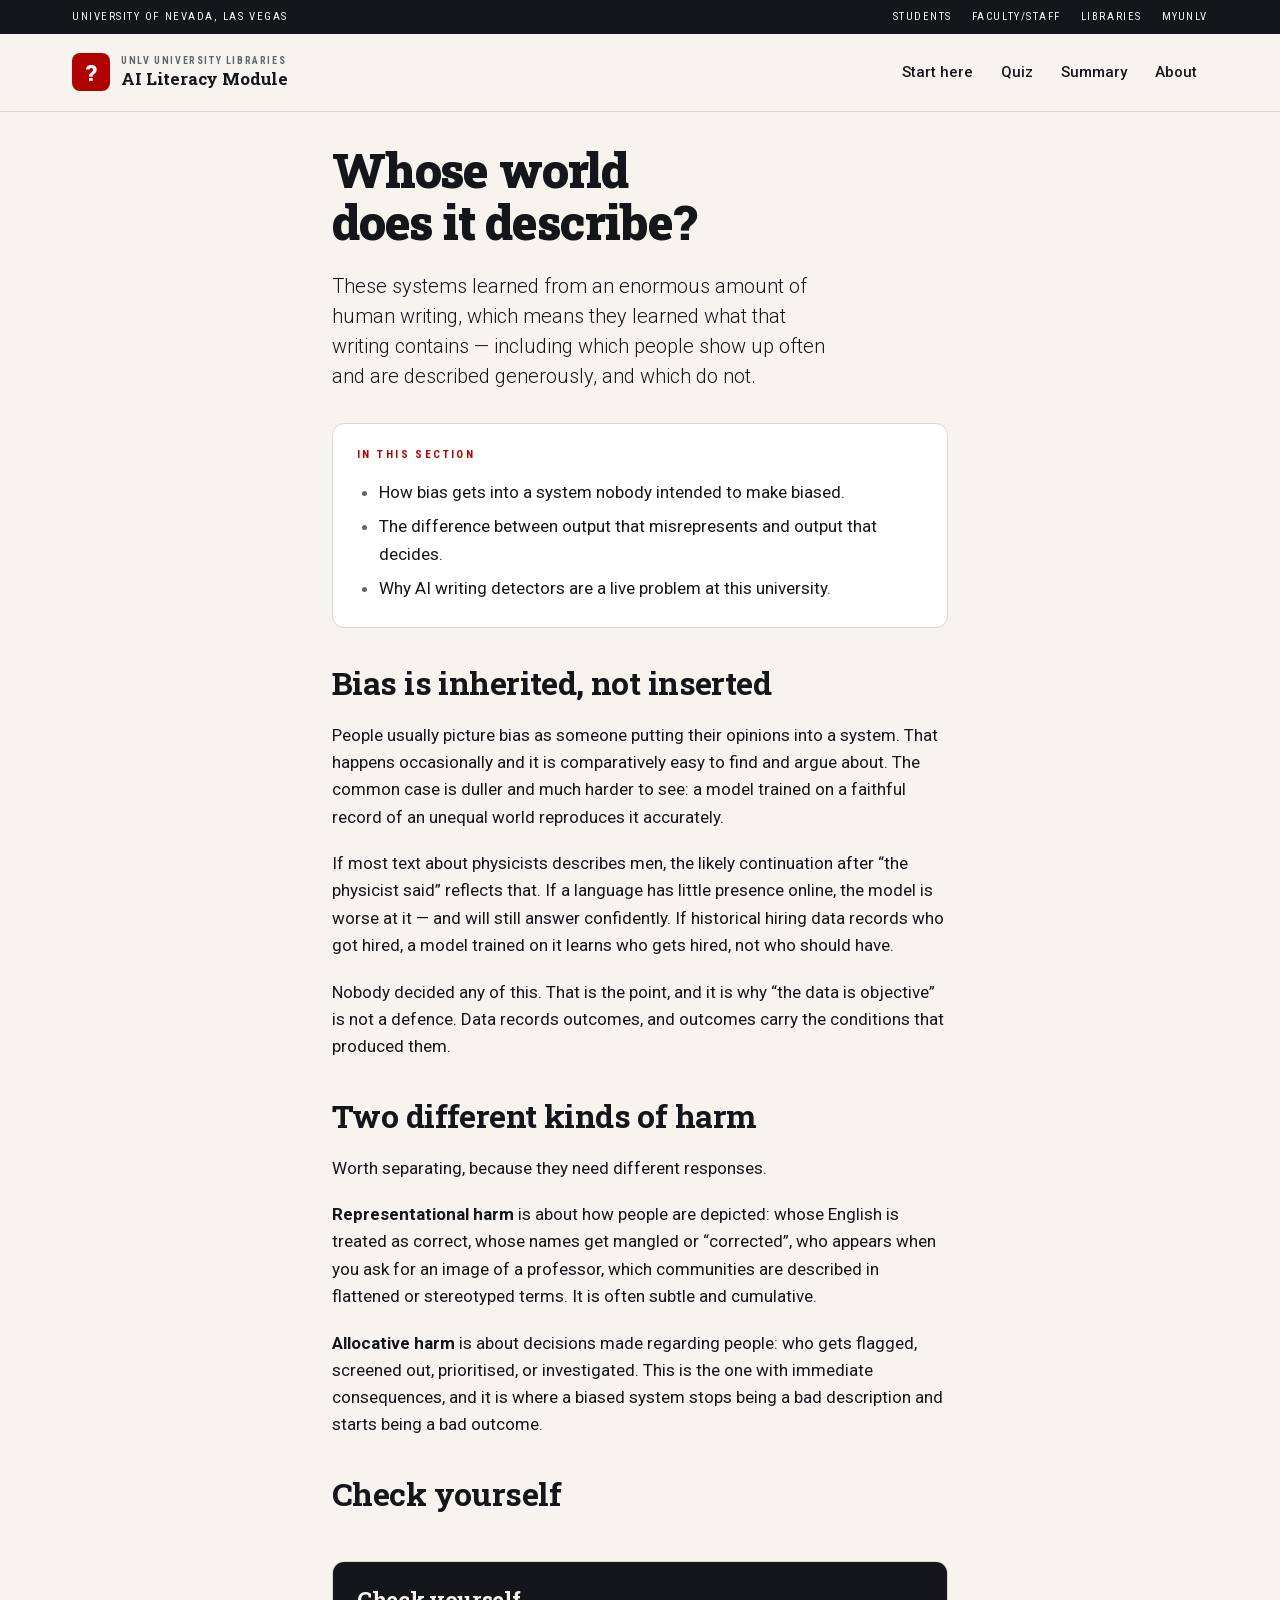
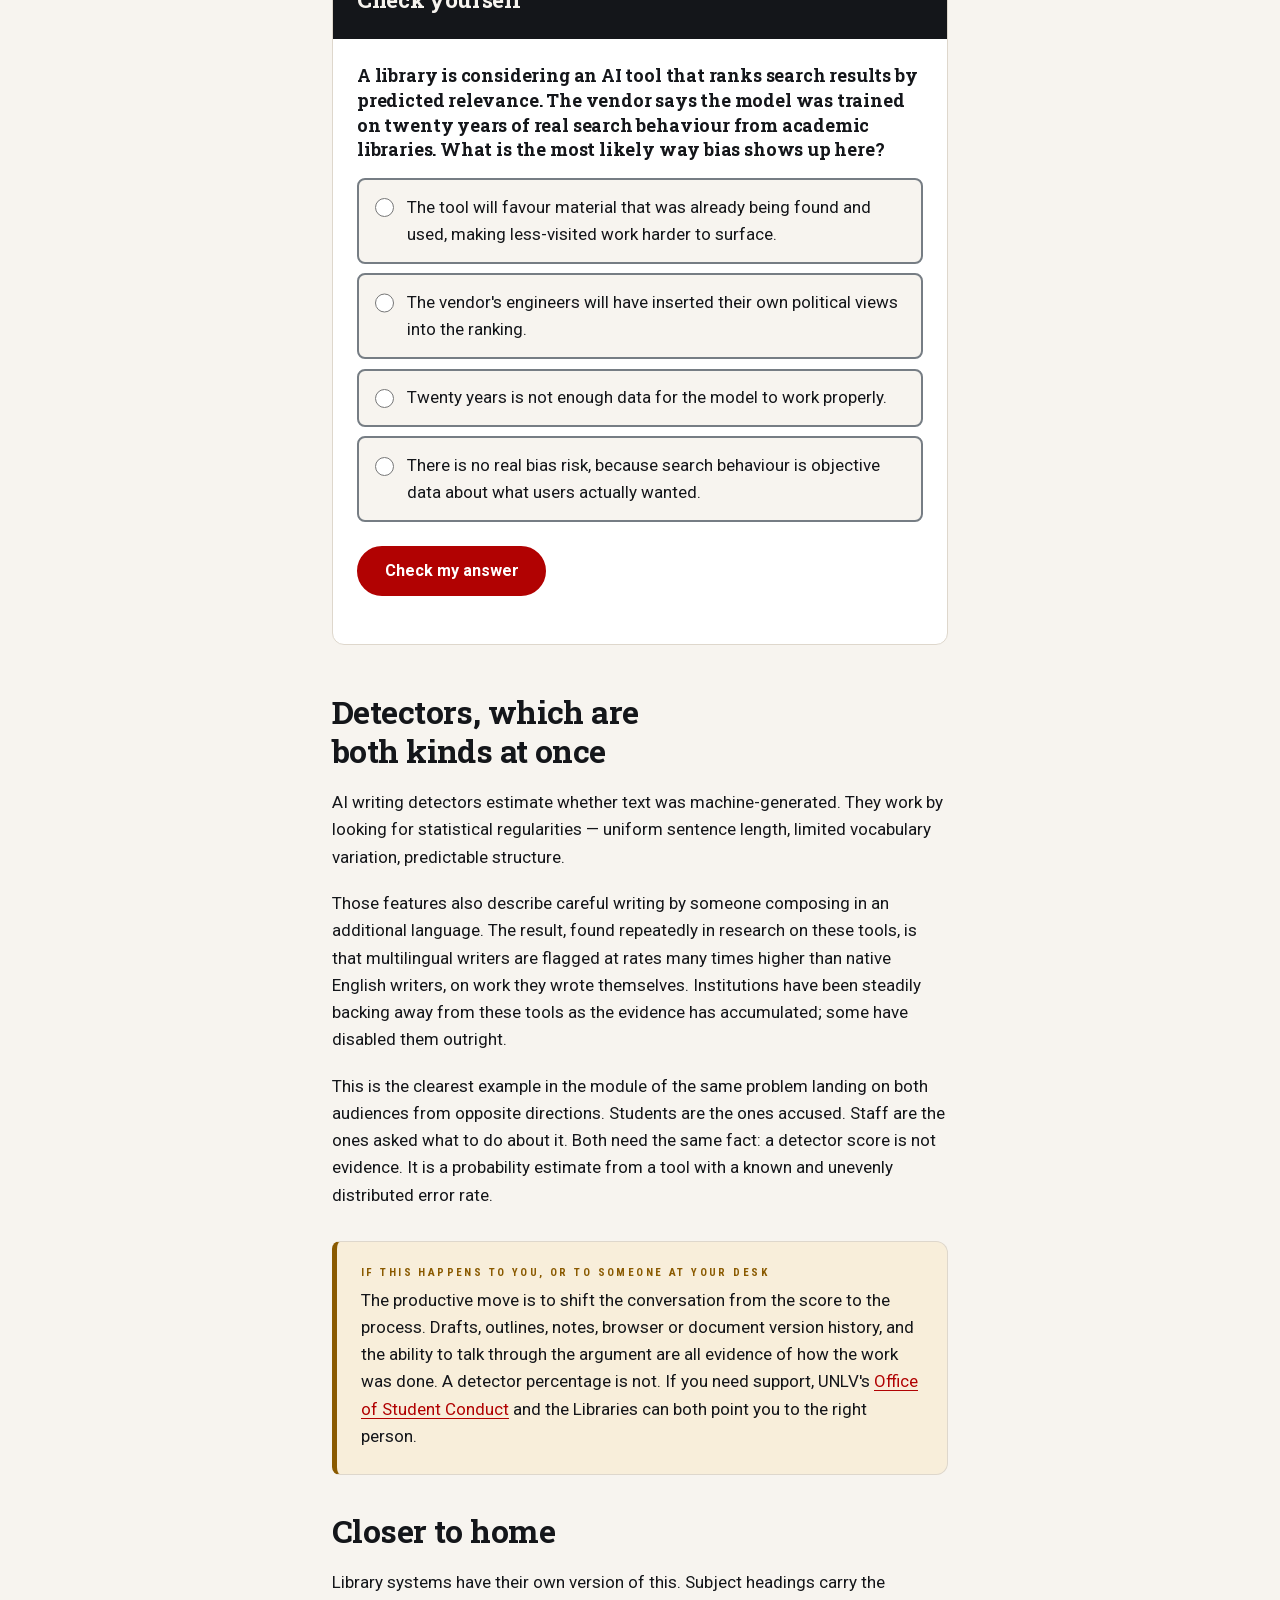
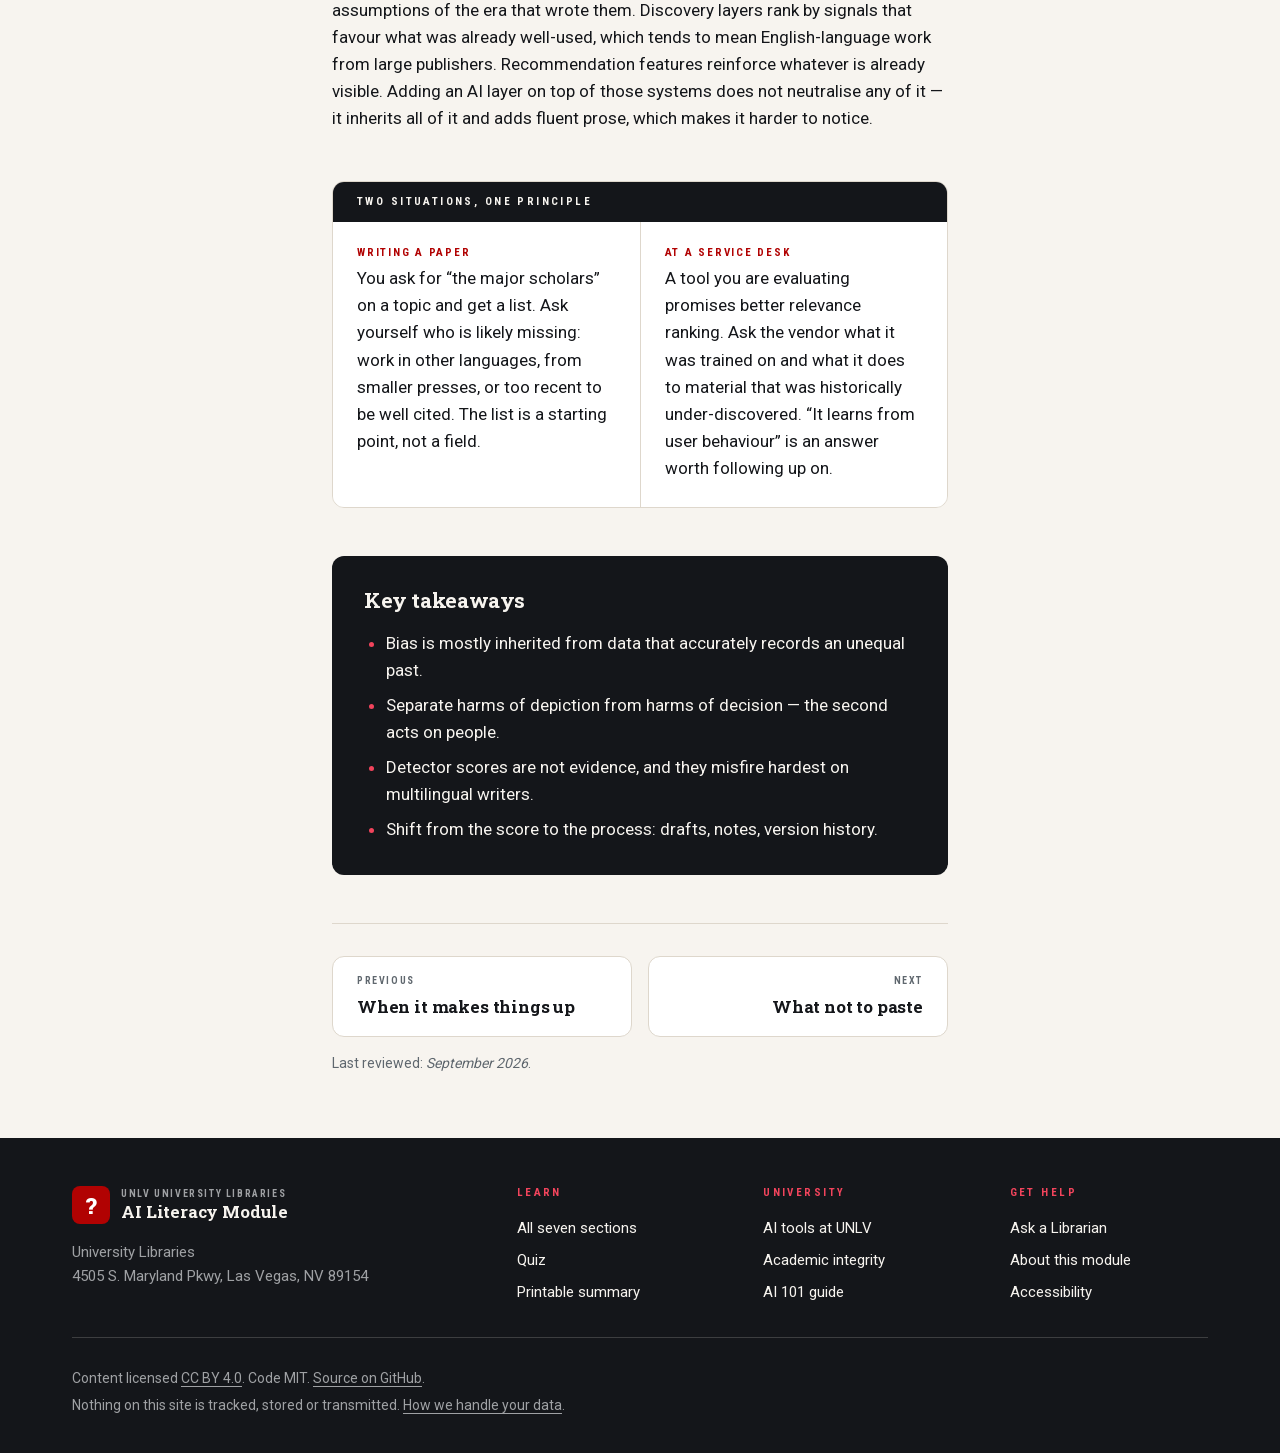
<file: sections/3-whose-world.html>
<!DOCTYPE html>
<html lang="en">
<head>
<meta charset="utf-8">
<meta name="viewport" content="width=device-width, initial-scale=1">
<title>Whose world does it describe? — AI Literacy Module — UNLV University Libraries</title>
<meta name="description" content="How bias enters AI systems through data rather than intent, the difference between representational and allocative harm, and why AI writing detectors misfire on multilingual writers.">
<link rel="preload" href="../assets/fonts/roboto-slab-latin-var.woff2" as="font" type="font/woff2" crossorigin>
<link rel="preload" href="../assets/fonts/roboto-latin-var.woff2" as="font" type="font/woff2" crossorigin>
<link rel="stylesheet" href="../assets/css/site.css">
</head>
<body data-root="../">

<a class="skip-link" href="#main">Skip to main content</a>

<div class="utility-bar">
  <div class="wrap utility-bar__inner">
    <span>University of Nevada, Las Vegas</span>
    <ul>
      <li><a href="https://www.unlv.edu/students">Students</a></li>
      <li><a href="https://www.unlv.edu/faculty">Faculty/Staff</a></li>
      <li><a href="https://www.library.unlv.edu/">Libraries</a></li>
      <li><a href="https://my.unlv.edu/">MyUNLV</a></li>
    </ul>
  </div>
</div>

<header class="site-header">
  <div class="wrap site-header__inner">
    <a class="lockup" href="../index.html">
      <span class="lockup__mark" aria-hidden="true">?</span>
      <span>
        <span class="lockup__org">UNLV University Libraries</span>
        <span class="lockup__name">AI Literacy Module</span>
      </span>
    </a>
    <nav class="site-nav" aria-label="Main">
      <ul>
        <li><a href="../index.html">Start here</a></li>
        <li><a href="../quiz.html">Quiz</a></li>
        <li><a href="../summary.html">Summary</a></li>
        <li><a href="../about.html">About</a></li>
      </ul>
    </nav>
  </div>
</header>

<main id="main" tabindex="-1">
<div class="wrap page-body prose">
  <h1>Whose world does it describe?</h1>

  <p class="lede">These systems learned from an enormous amount of human
  writing, which means they learned what that writing contains — including
  which people show up often and are described generously, and which do not.</p>

  <div class="objectives">
    <h2>In this section</h2>
    <ul>
      <li>How bias gets into a system nobody intended to make biased.</li>
      <li>The difference between output that misrepresents and output that decides.</li>
      <li>Why AI writing detectors are a live problem at this university.</li>
    </ul>
  </div>

  <h2>Bias is inherited, not inserted</h2>

  <p>People usually picture bias as someone putting their opinions into a
  system. That happens occasionally and it is comparatively easy to find and
  argue about. The common case is duller and much harder to see: a model
  trained on a faithful record of an unequal world reproduces it accurately.</p>

  <p>If most text about physicists describes men, the likely continuation
  after &ldquo;the physicist said&rdquo; reflects that. If a language has
  little presence online, the model is worse at it — and will still answer
  confidently. If historical hiring data records who got hired, a model
  trained on it learns who gets hired, not who should have.</p>

  <p>Nobody decided any of this. That is the point, and it is why &ldquo;the
  data is objective&rdquo; is not a defence. Data records outcomes, and
  outcomes carry the conditions that produced them.</p>

  <h2>Two different kinds of harm</h2>

  <p>Worth separating, because they need different responses.</p>

  <p><strong>Representational harm</strong> is about how people are depicted:
  whose English is treated as correct, whose names get mangled or
  &ldquo;corrected&rdquo;, who appears when you ask for an image of a
  professor, which communities are described in flattened or stereotyped
  terms. It is often subtle and cumulative.</p>

  <p><strong>Allocative harm</strong> is about decisions made regarding
  people: who gets flagged, screened out, prioritised, or investigated. This
  is the one with immediate consequences, and it is where a biased system
  stops being a bad description and starts being a bad outcome.</p>

  <h2>Check yourself</h2>

  <div class="exercise-mount" data-exercise="s3-check"></div>

  <h2>Detectors, which are both kinds at once</h2>

  <p>AI writing detectors estimate whether text was machine-generated. They
  work by looking for statistical regularities — uniform sentence length,
  limited vocabulary variation, predictable structure.</p>

  <p>Those features also describe careful writing by someone composing in an
  additional language. The result, found repeatedly in research on these
  tools, is that multilingual writers are flagged at rates many times higher
  than native English writers, on work they wrote themselves. Institutions
  have been steadily backing away from these tools as the evidence has
  accumulated; some have disabled them outright.</p>

  <p>This is the clearest example in the module of the same problem landing on
  both audiences from opposite directions. Students are the ones accused.
  Staff are the ones asked what to do about it. Both need the same fact: a
  detector score is not evidence. It is a probability estimate from a tool
  with a known and unevenly distributed error rate.</p>

  <div class="callout callout--caution">
    <h2 class="callout__title">If this happens to you, or to someone at your desk</h2>
    <p>The productive move is to shift the conversation from the score to the
    process. Drafts, outlines, notes, browser or document version history,
    and the ability to talk through the argument are all evidence of how the
    work was done. A detector percentage is not. If you need support, UNLV's
    <a href="https://www.unlv.edu/osrr">Office of Student Conduct</a> and the
    Libraries can both point you to the right person.</p>
  </div>

  <h2>Closer to home</h2>

  <p>Library systems have their own version of this. Subject headings carry
  the assumptions of the era that wrote them. Discovery layers rank by
  signals that favour what was already well-used, which tends to mean
  English-language work from large publishers. Recommendation features
  reinforce whatever is already visible. Adding an AI layer on top of those
  systems does not neutralise any of it — it inherits all of it and adds
  fluent prose, which makes it harder to notice.</p>

  <div class="two-situations">
    <h2 class="two-situations__title">Two situations, one principle</h2>
    <div class="two-situations__grid">
      <div class="two-situations__case">
        <h4>Writing a paper</h4>
        <p>You ask for &ldquo;the major scholars&rdquo; on a topic and get a
        list. Ask yourself who is likely missing: work in other languages,
        from smaller presses, or too recent to be well cited. The list is a
        starting point, not a field.</p>
      </div>
      <div class="two-situations__case">
        <h4>At a service desk</h4>
        <p>A tool you are evaluating promises better relevance ranking. Ask
        the vendor what it was trained on and what it does to material that
        was historically under-discovered. &ldquo;It learns from user
        behaviour&rdquo; is an answer worth following up on.</p>
      </div>
    </div>
  </div>

  <div class="takeaways">
    <h2>Key takeaways</h2>
    <ul>
      <li>Bias is mostly inherited from data that accurately records an unequal past.</li>
      <li>Separate harms of depiction from harms of decision — the second acts on people.</li>
      <li>Detector scores are not evidence, and they misfire hardest on multilingual writers.</li>
      <li>Shift from the score to the process: drafts, notes, version history.</li>
    </ul>
  </div>

  <nav class="section-nav" aria-label="Section navigation">
    <div class="section-nav__prev">
      <a href="2-when-it-makes-things-up.html"><span class="section-nav__dir">Previous</span>When it makes things up</a>
    </div>
    <div class="section-nav__next">
      <a href="4-what-not-to-paste.html"><span class="section-nav__dir">Next</span>What not to paste</a>
    </div>
  </nav>

  <p class="meta">Last reviewed: <i>September 2026</i>.</p>

</div>
</main>

<footer class="site-footer">
  <div class="wrap">
    <div class="site-footer__grid">
      <div>
        <a class="lockup" href="../index.html">
          <span class="lockup__mark" aria-hidden="true">?</span>
          <span>
            <span class="lockup__org">UNLV University Libraries</span>
            <span class="lockup__name">AI Literacy Module</span>
          </span>
        </a>
        <p class="site-footer__address">University Libraries<br>
        4505 S. Maryland Pkwy, Las Vegas, NV 89154</p>
      </div>
      <nav aria-labelledby="foot-learn">
        <h2 id="foot-learn">Learn</h2>
        <ul>
          <li><a href="../index.html">All seven sections</a></li>
          <li><a href="../quiz.html">Quiz</a></li>
          <li><a href="../summary.html">Printable summary</a></li>
        </ul>
      </nav>
      <nav aria-labelledby="foot-univ">
        <h2 id="foot-univ">University</h2>
        <ul>
          <li><a href="https://www.it.unlv.edu/ai-technology">AI tools at UNLV</a></li>
          <li><a href="https://www.unlv.edu/osrr/academic-integrity/policy">Academic integrity</a></li>
          <li><a href="https://guides.library.unlv.edu/ai-basics">AI 101 guide</a></li>
        </ul>
      </nav>
      <nav aria-labelledby="foot-help">
        <h2 id="foot-help">Get help</h2>
        <ul>
          <li><a href="https://www.library.unlv.edu/ask">Ask a Librarian</a></li>
          <li><a href="../about.html">About this module</a></li>
          <li><a href="../about.html">Accessibility</a></li>
        </ul>
      </nav>
    </div>
    <div class="site-footer__base">
      <p>Content licensed <a href="https://creativecommons.org/licenses/by/4.0/">CC&nbsp;BY&nbsp;4.0</a>. Code MIT. <a href="https://github.com/robertlaws-unlv-wads/library-ai-guide">Source on GitHub</a>.</p>
      <p>Nothing on this site is tracked, stored or transmitted. <a href="../about.html">How we handle your data</a>.</p>
    </div>
  </div>
</footer>

<script src="../assets/js/schema.js"></script>
<script src="../assets/js/engine.js"></script>
<script src="../assets/js/exercises.js"></script>

</body>
</html>
</file>
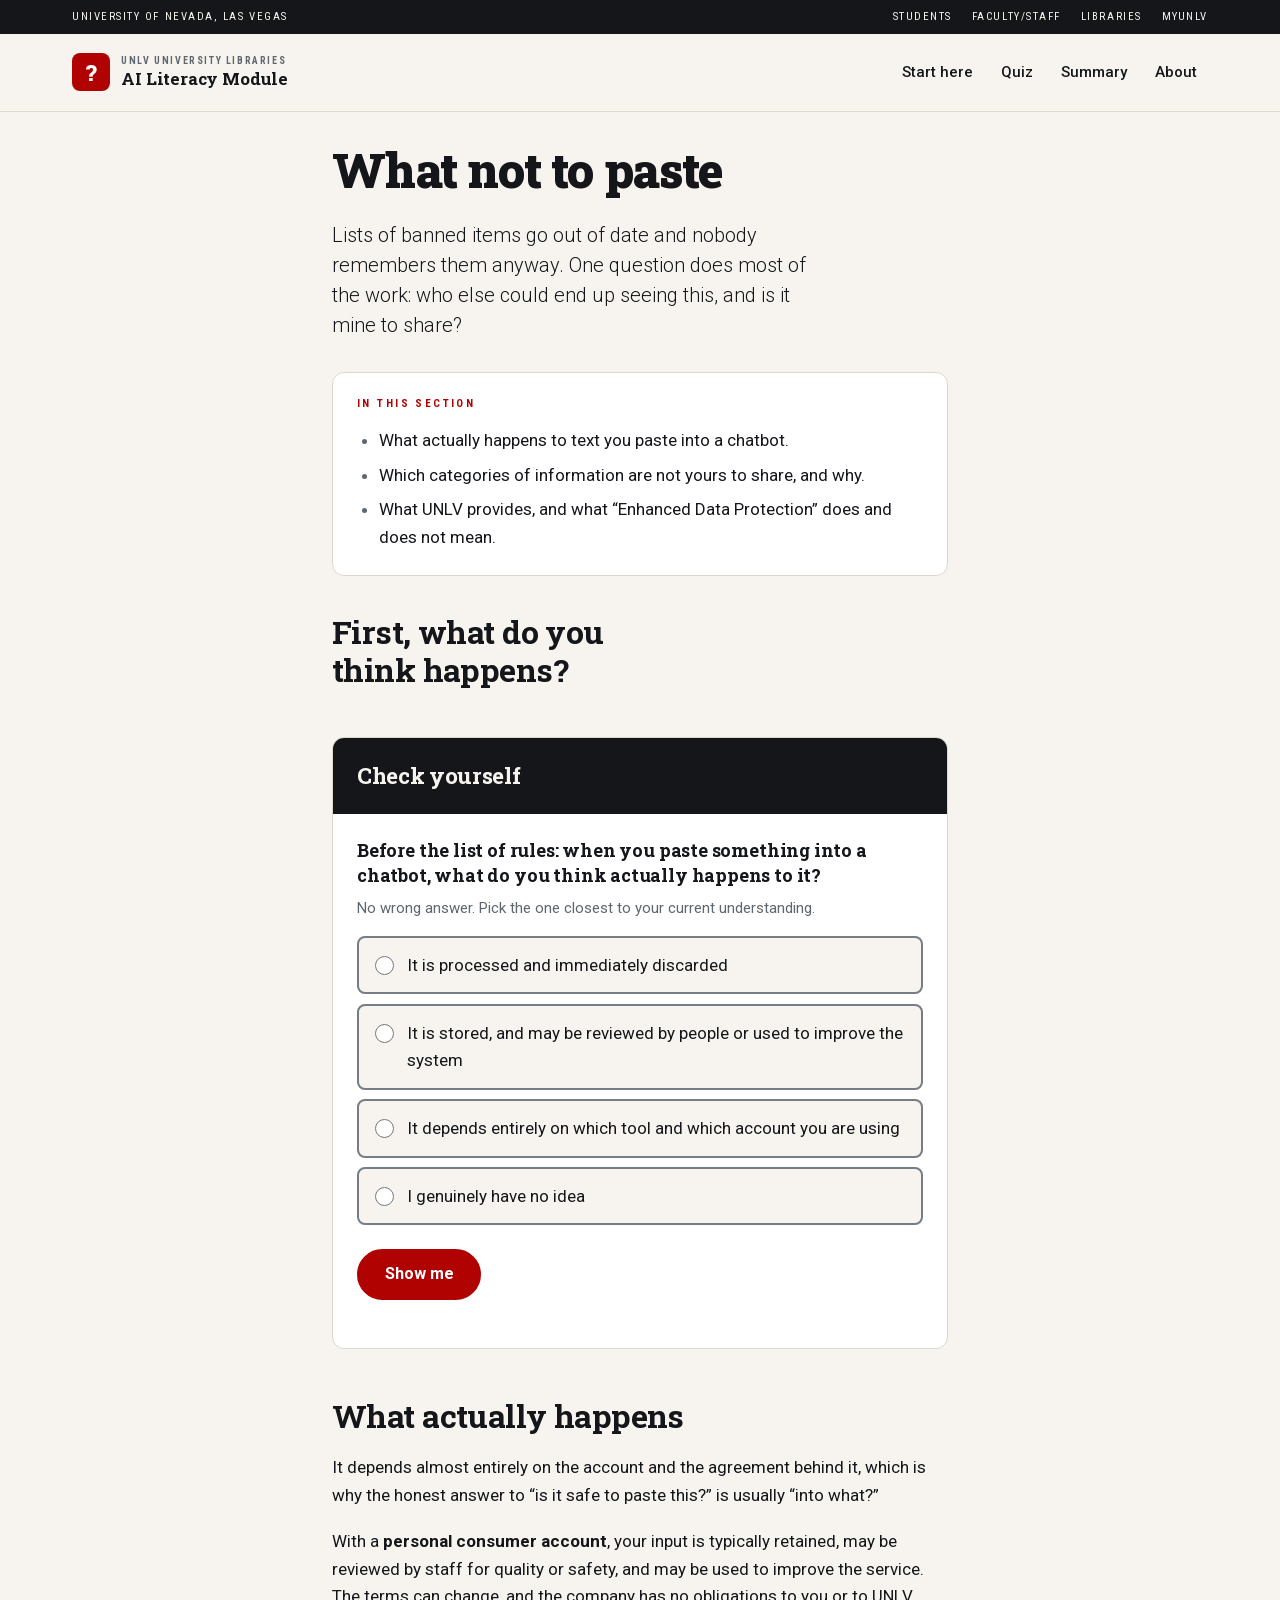
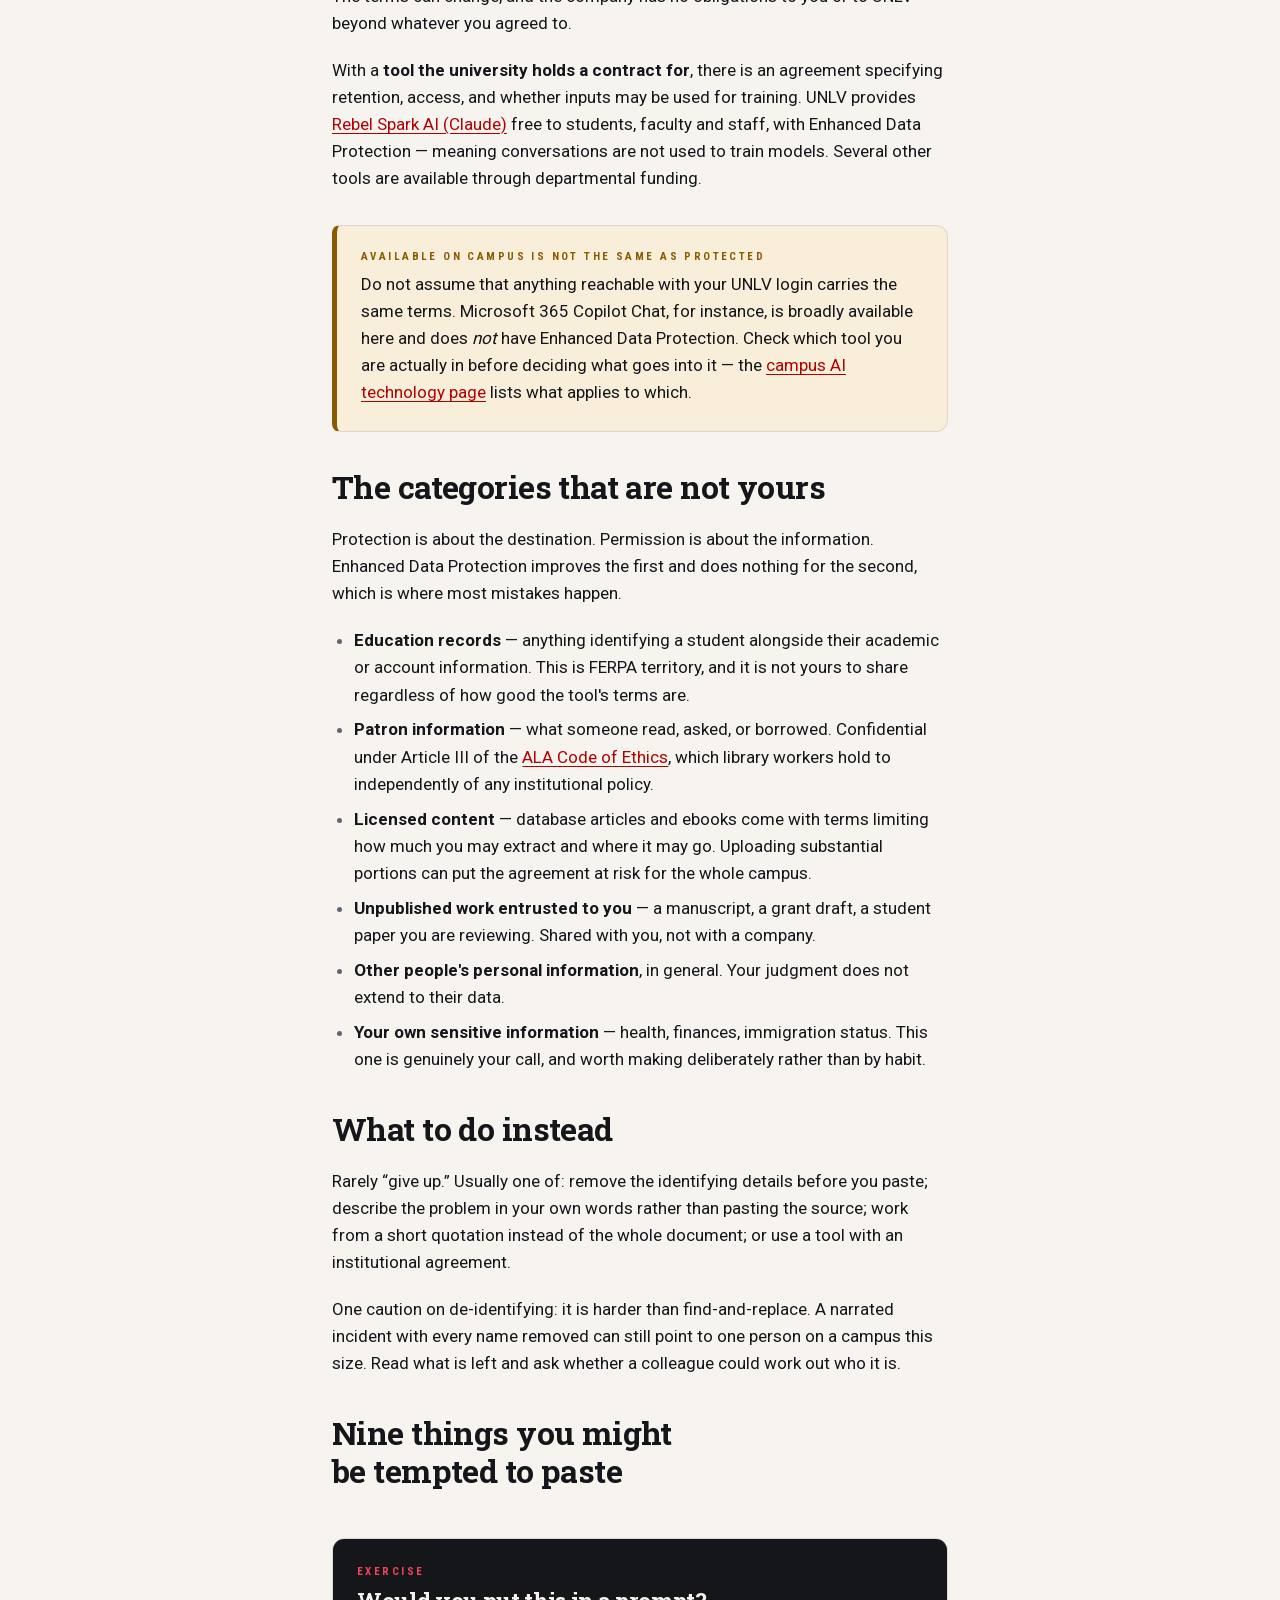
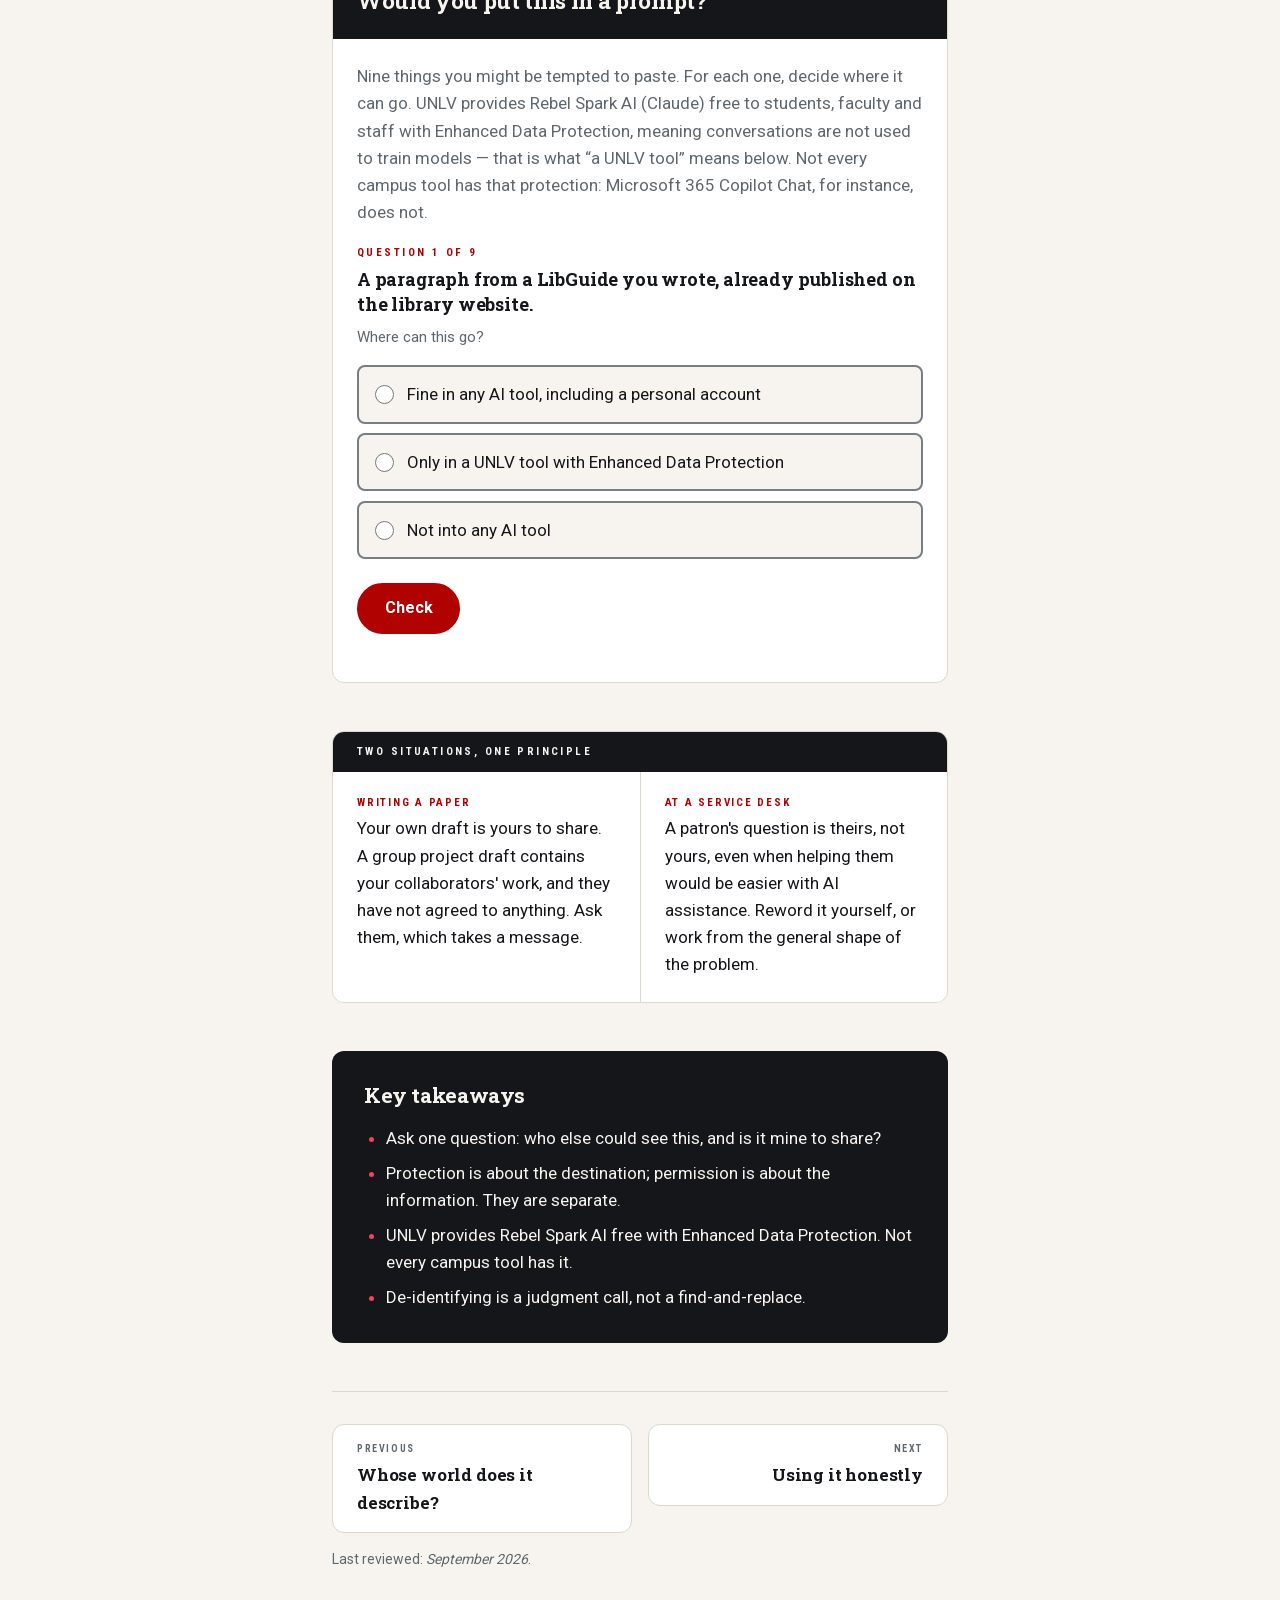
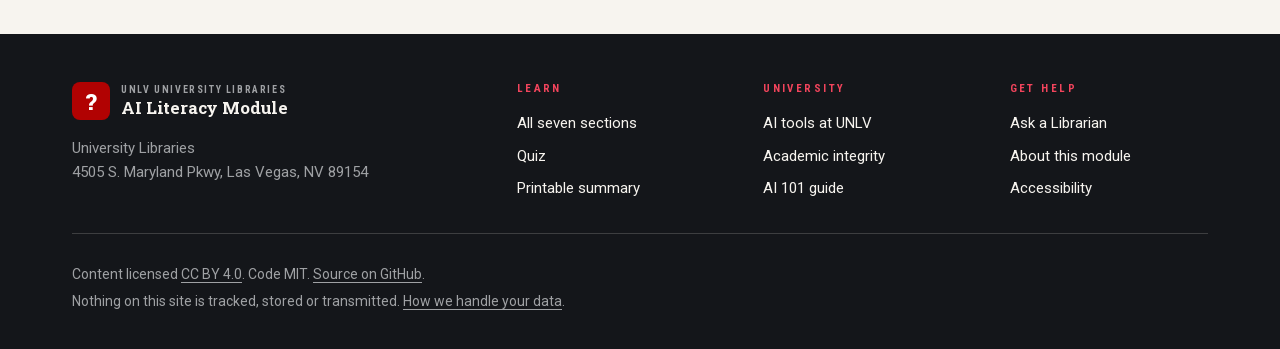
<file: sections/4-what-not-to-paste.html>
<!DOCTYPE html>
<html lang="en">
<head>
<meta charset="utf-8">
<meta name="viewport" content="width=device-width, initial-scale=1">
<title>What not to paste — AI Literacy Module — UNLV University Libraries</title>
<meta name="description" content="What happens to text you paste into an AI tool, which categories of information are not yours to share, and what UNLV's Enhanced Data Protection does and does not cover.">
<link rel="preload" href="../assets/fonts/roboto-slab-latin-var.woff2" as="font" type="font/woff2" crossorigin>
<link rel="preload" href="../assets/fonts/roboto-latin-var.woff2" as="font" type="font/woff2" crossorigin>
<link rel="stylesheet" href="../assets/css/site.css">
</head>
<body data-root="../">

<a class="skip-link" href="#main">Skip to main content</a>

<div class="utility-bar">
  <div class="wrap utility-bar__inner">
    <span>University of Nevada, Las Vegas</span>
    <ul>
      <li><a href="https://www.unlv.edu/students">Students</a></li>
      <li><a href="https://www.unlv.edu/faculty">Faculty/Staff</a></li>
      <li><a href="https://www.library.unlv.edu/">Libraries</a></li>
      <li><a href="https://my.unlv.edu/">MyUNLV</a></li>
    </ul>
  </div>
</div>

<header class="site-header">
  <div class="wrap site-header__inner">
    <a class="lockup" href="../index.html">
      <span class="lockup__mark" aria-hidden="true">?</span>
      <span>
        <span class="lockup__org">UNLV University Libraries</span>
        <span class="lockup__name">AI Literacy Module</span>
      </span>
    </a>
    <nav class="site-nav" aria-label="Main">
      <ul>
        <li><a href="../index.html">Start here</a></li>
        <li><a href="../quiz.html">Quiz</a></li>
        <li><a href="../summary.html">Summary</a></li>
        <li><a href="../about.html">About</a></li>
      </ul>
    </nav>
  </div>
</header>

<main id="main" tabindex="-1">
<div class="wrap page-body prose">
  <h1>What not to paste</h1>

  <p class="lede">Lists of banned items go out of date and nobody remembers
  them anyway. One question does most of the work: who else could end up
  seeing this, and is it mine to share?</p>

  <div class="objectives">
    <h2>In this section</h2>
    <ul>
      <li>What actually happens to text you paste into a chatbot.</li>
      <li>Which categories of information are not yours to share, and why.</li>
      <li>What UNLV provides, and what &ldquo;Enhanced Data Protection&rdquo; does and does not mean.</li>
    </ul>
  </div>

  <h2>First, what do you think happens?</h2>

  <div class="exercise-mount" data-exercise="s4-pre"></div>

  <h2>What actually happens</h2>

  <p>It depends almost entirely on the account and the agreement behind it,
  which is why the honest answer to &ldquo;is it safe to paste this?&rdquo; is
  usually &ldquo;into what?&rdquo;</p>

  <p>With a <strong>personal consumer account</strong>, your input is
  typically retained, may be reviewed by staff for quality or safety, and may
  be used to improve the service. The terms can change, and the company has no
  obligations to you or to UNLV beyond whatever you agreed to.</p>

  <p>With a <strong>tool the university holds a contract for</strong>, there
  is an agreement specifying retention, access, and whether inputs may be used
  for training. UNLV provides
  <a href="https://www.it.unlv.edu/ai-technology">Rebel Spark AI (Claude)</a>
  free to students, faculty and staff, with Enhanced Data Protection — meaning
  conversations are not used to train models. Several other tools are
  available through departmental funding.</p>

  <div class="callout callout--caution">
    <h2 class="callout__title">Available on campus is not the same as protected</h2>
    <p>Do not assume that anything reachable with your UNLV login carries the
    same terms. Microsoft 365 Copilot Chat, for instance, is broadly available
    here and does <em>not</em> have Enhanced Data Protection. Check which tool
    you are actually in before deciding what goes into it — the
    <a href="https://www.it.unlv.edu/ai-technology">campus AI technology page</a>
    lists what applies to which.</p>
  </div>

  <h2>The categories that are not yours</h2>

  <p>Protection is about the destination. Permission is about the information.
  Enhanced Data Protection improves the first and does nothing for the second,
  which is where most mistakes happen.</p>

  <ul>
    <li><strong>Education records</strong> — anything identifying a student
    alongside their academic or account information. This is FERPA territory,
    and it is not yours to share regardless of how good the tool's terms are.</li>

    <li><strong>Patron information</strong> — what someone read, asked, or
    borrowed. Confidential under Article III of the
    <a href="https://www.ala.org/tools/ethics">ALA Code of Ethics</a>, which
    library workers hold to independently of any institutional policy.</li>

    <li><strong>Licensed content</strong> — database articles and ebooks come
    with terms limiting how much you may extract and where it may go.
    Uploading substantial portions can put the agreement at risk for the whole
    campus.</li>

    <li><strong>Unpublished work entrusted to you</strong> — a manuscript, a
    grant draft, a student paper you are reviewing. Shared with you, not with
    a company.</li>

    <li><strong>Other people's personal information</strong>, in general.
    Your judgment does not extend to their data.</li>

    <li><strong>Your own sensitive information</strong> — health, finances,
    immigration status. This one is genuinely your call, and worth making
    deliberately rather than by habit.</li>
  </ul>

  <h2>What to do instead</h2>

  <p>Rarely &ldquo;give up.&rdquo; Usually one of: remove the identifying
  details before you paste; describe the problem in your own words rather than
  pasting the source; work from a short quotation instead of the whole
  document; or use a tool with an institutional agreement.</p>

  <p>One caution on de-identifying: it is harder than find-and-replace. A
  narrated incident with every name removed can still point to one person on a
  campus this size. Read what is left and ask whether a colleague could work
  out who it is.</p>

  <h2>Nine things you might be tempted to paste</h2>

  <div class="exercise-mount" data-exercise="would-you-paste"></div>

  <div class="two-situations">
    <h2 class="two-situations__title">Two situations, one principle</h2>
    <div class="two-situations__grid">
      <div class="two-situations__case">
        <h4>Writing a paper</h4>
        <p>Your own draft is yours to share. A group project draft contains
        your collaborators' work, and they have not agreed to anything. Ask
        them, which takes a message.</p>
      </div>
      <div class="two-situations__case">
        <h4>At a service desk</h4>
        <p>A patron's question is theirs, not yours, even when helping them
        would be easier with AI assistance. Reword it yourself, or work from
        the general shape of the problem.</p>
      </div>
    </div>
  </div>

  <div class="takeaways">
    <h2>Key takeaways</h2>
    <ul>
      <li>Ask one question: who else could see this, and is it mine to share?</li>
      <li>Protection is about the destination; permission is about the information. They are separate.</li>
      <li>UNLV provides Rebel Spark AI free with Enhanced Data Protection. Not every campus tool has it.</li>
      <li>De-identifying is a judgment call, not a find-and-replace.</li>
    </ul>
  </div>

  <nav class="section-nav" aria-label="Section navigation">
    <div class="section-nav__prev">
      <a href="3-whose-world.html"><span class="section-nav__dir">Previous</span>Whose world does it describe?</a>
    </div>
    <div class="section-nav__next">
      <a href="5-using-it-honestly.html"><span class="section-nav__dir">Next</span>Using it honestly</a>
    </div>
  </nav>

  <p class="meta">Last reviewed: <i>September 2026</i>.</p>

</div>
</main>

<footer class="site-footer">
  <div class="wrap">
    <div class="site-footer__grid">
      <div>
        <a class="lockup" href="../index.html">
          <span class="lockup__mark" aria-hidden="true">?</span>
          <span>
            <span class="lockup__org">UNLV University Libraries</span>
            <span class="lockup__name">AI Literacy Module</span>
          </span>
        </a>
        <p class="site-footer__address">University Libraries<br>
        4505 S. Maryland Pkwy, Las Vegas, NV 89154</p>
      </div>
      <nav aria-labelledby="foot-learn">
        <h2 id="foot-learn">Learn</h2>
        <ul>
          <li><a href="../index.html">All seven sections</a></li>
          <li><a href="../quiz.html">Quiz</a></li>
          <li><a href="../summary.html">Printable summary</a></li>
        </ul>
      </nav>
      <nav aria-labelledby="foot-univ">
        <h2 id="foot-univ">University</h2>
        <ul>
          <li><a href="https://www.it.unlv.edu/ai-technology">AI tools at UNLV</a></li>
          <li><a href="https://www.unlv.edu/osrr/academic-integrity/policy">Academic integrity</a></li>
          <li><a href="https://guides.library.unlv.edu/ai-basics">AI 101 guide</a></li>
        </ul>
      </nav>
      <nav aria-labelledby="foot-help">
        <h2 id="foot-help">Get help</h2>
        <ul>
          <li><a href="https://www.library.unlv.edu/ask">Ask a Librarian</a></li>
          <li><a href="../about.html">About this module</a></li>
          <li><a href="../about.html">Accessibility</a></li>
        </ul>
      </nav>
    </div>
    <div class="site-footer__base">
      <p>Content licensed <a href="https://creativecommons.org/licenses/by/4.0/">CC&nbsp;BY&nbsp;4.0</a>. Code MIT. <a href="https://github.com/robertlaws-unlv-wads/library-ai-guide">Source on GitHub</a>.</p>
      <p>Nothing on this site is tracked, stored or transmitted. <a href="../about.html">How we handle your data</a>.</p>
    </div>
  </div>
</footer>

<script src="../assets/js/schema.js"></script>
<script src="../assets/js/engine.js"></script>
<script src="../assets/js/exercises.js"></script>

</body>
</html>
</file>
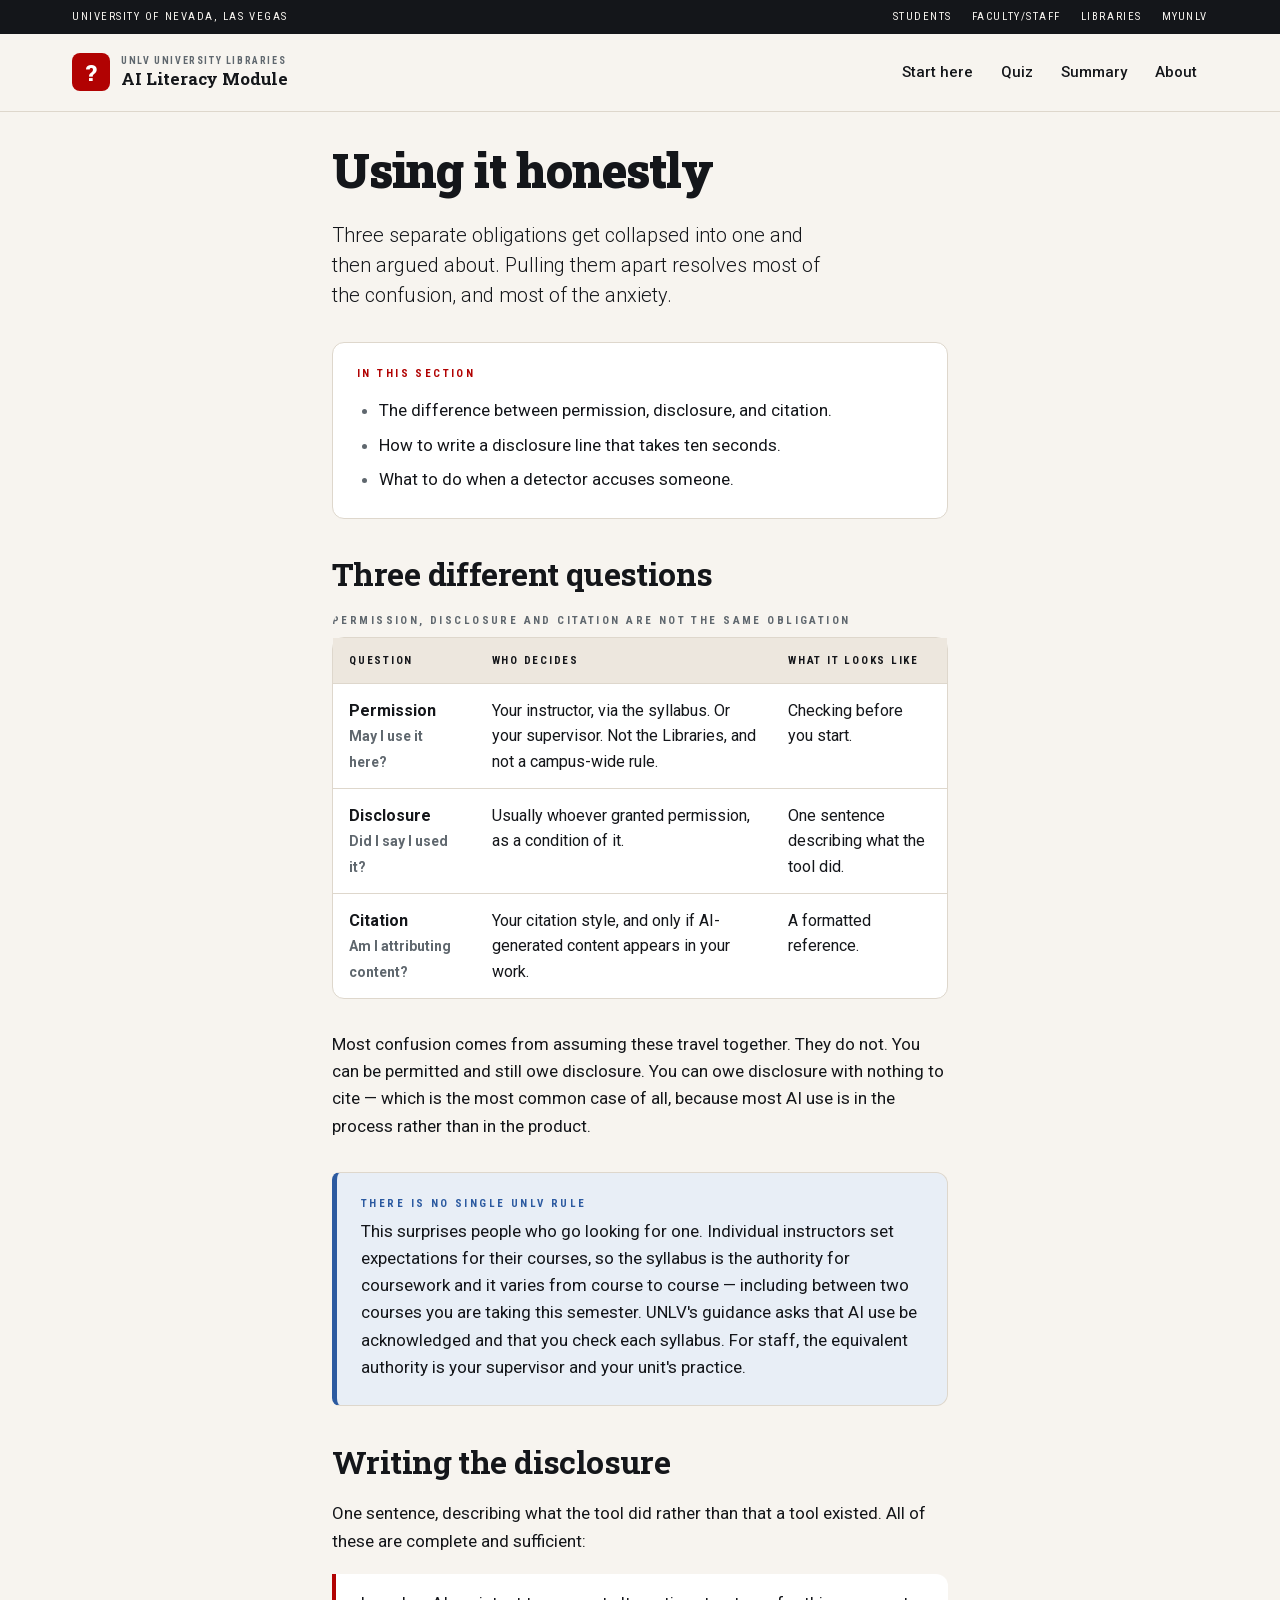
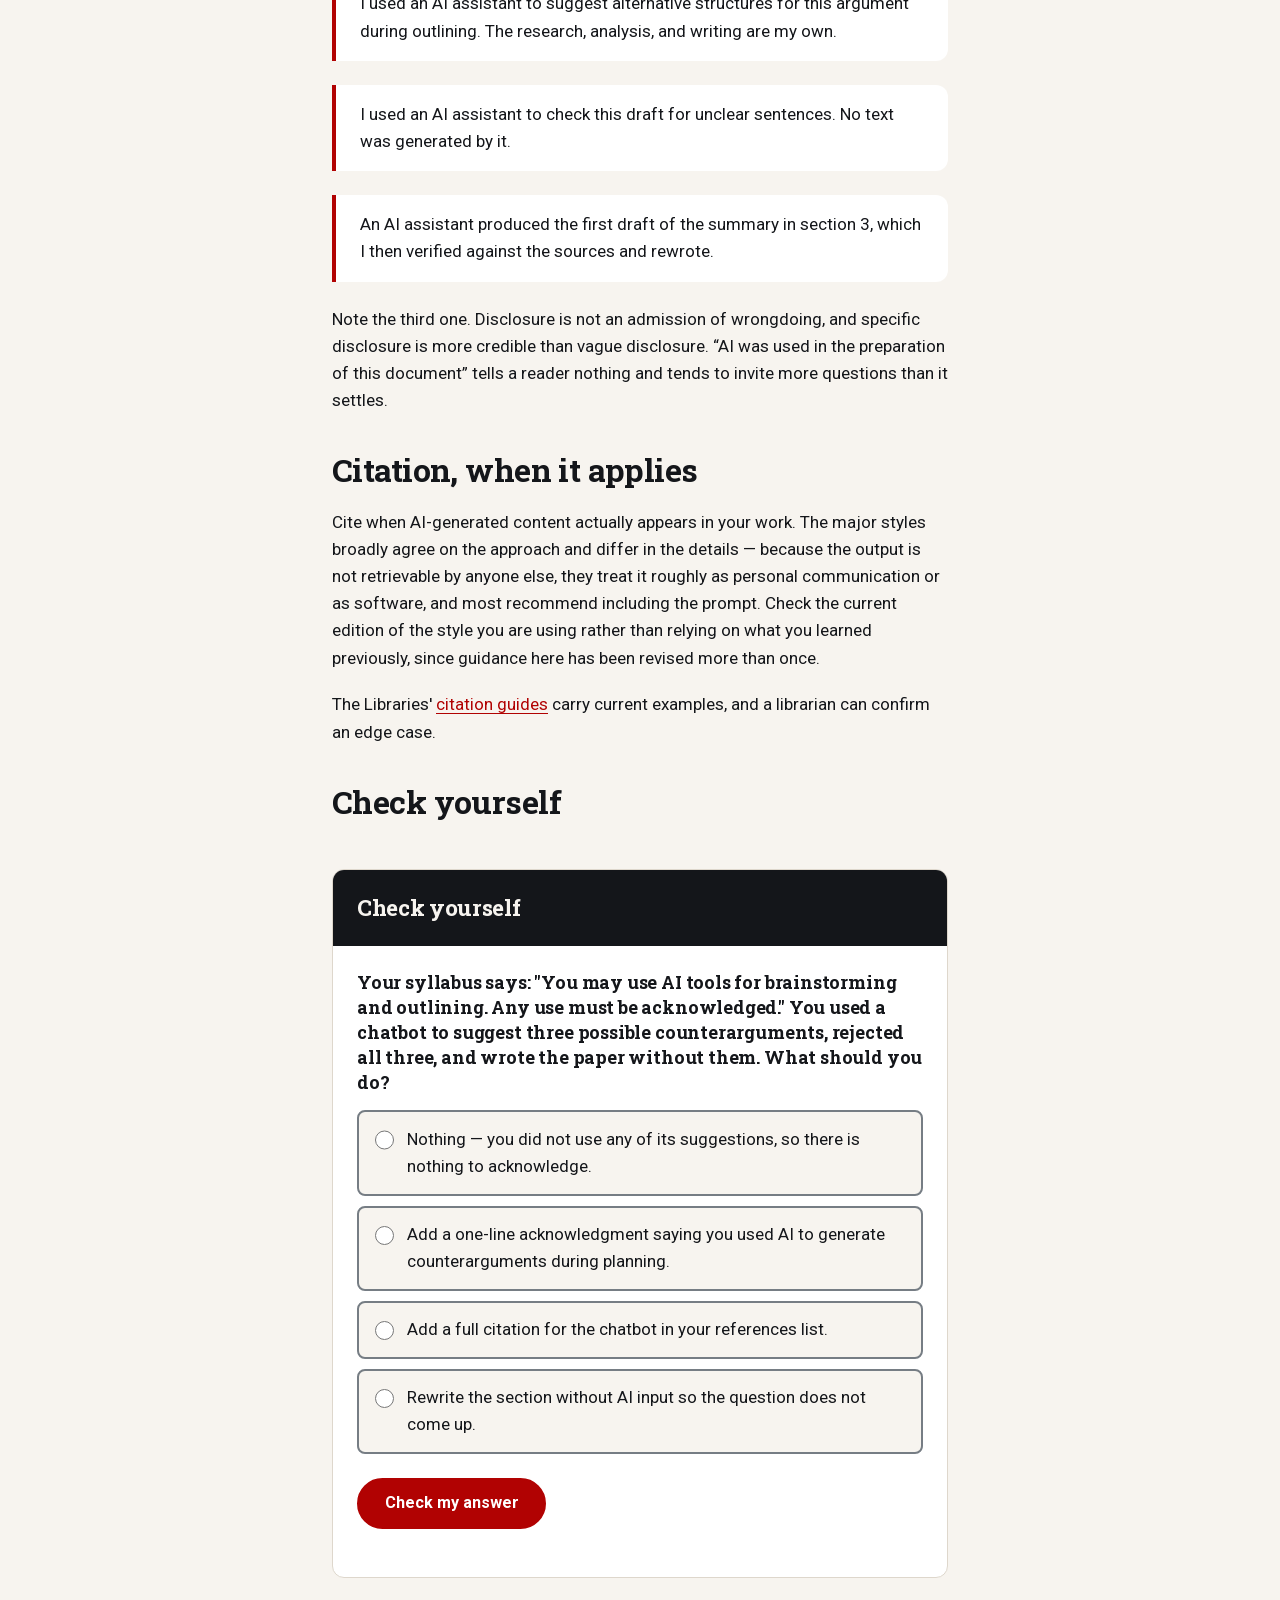
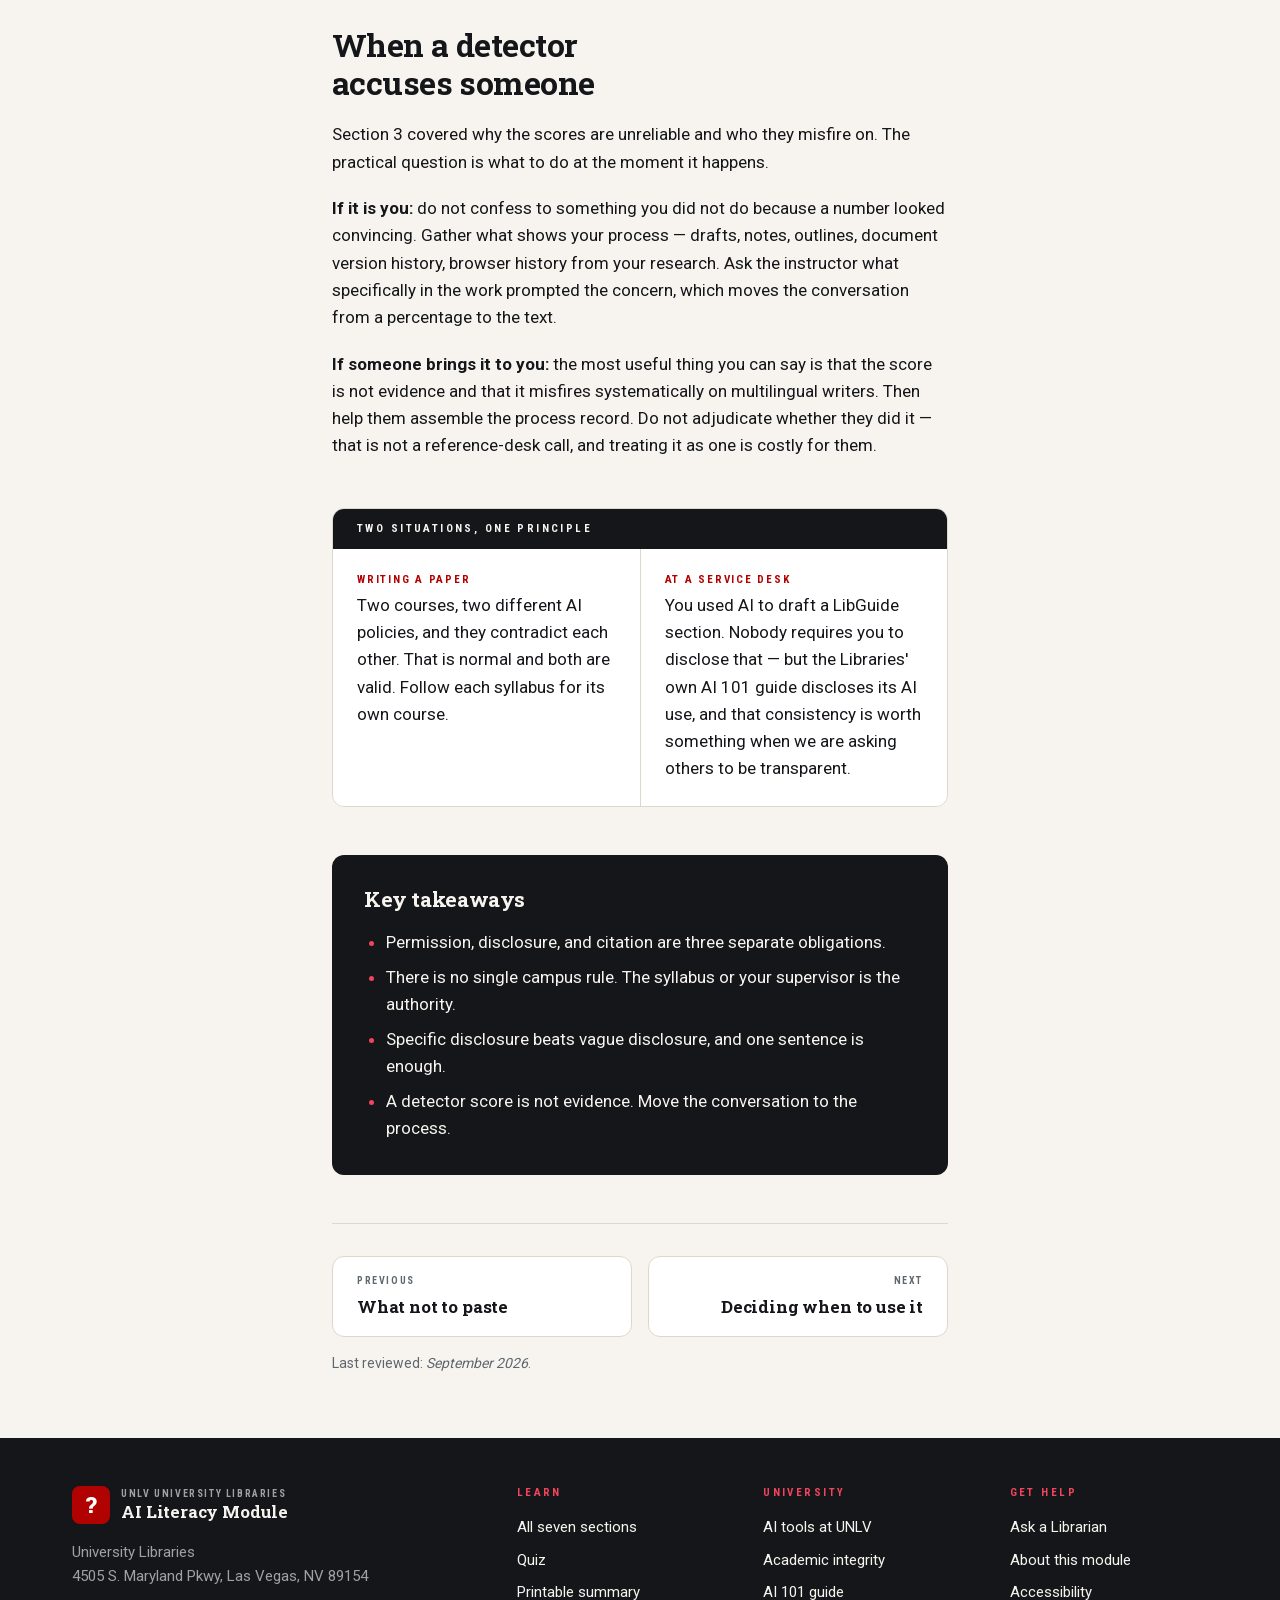
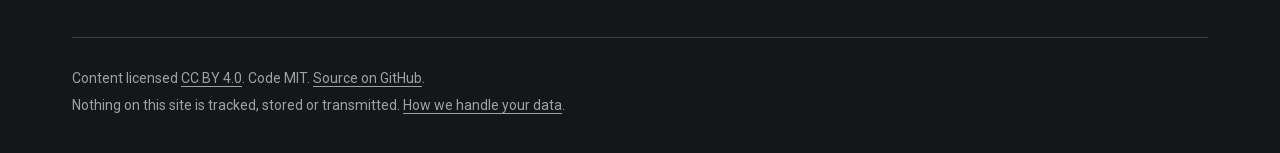
<file: sections/5-using-it-honestly.html>
<!DOCTYPE html>
<html lang="en">
<head>
<meta charset="utf-8">
<meta name="viewport" content="width=device-width, initial-scale=1">
<title>Using it honestly — AI Literacy Module — UNLV University Libraries</title>
<meta name="description" content="Permission, disclosure and citation are three separate obligations. How to tell them apart, how to write a disclosure line, and what to do when a detector accuses someone.">
<link rel="preload" href="../assets/fonts/roboto-slab-latin-var.woff2" as="font" type="font/woff2" crossorigin>
<link rel="preload" href="../assets/fonts/roboto-latin-var.woff2" as="font" type="font/woff2" crossorigin>
<link rel="stylesheet" href="../assets/css/site.css">
</head>
<body data-root="../">

<a class="skip-link" href="#main">Skip to main content</a>

<div class="utility-bar">
  <div class="wrap utility-bar__inner">
    <span>University of Nevada, Las Vegas</span>
    <ul>
      <li><a href="https://www.unlv.edu/students">Students</a></li>
      <li><a href="https://www.unlv.edu/faculty">Faculty/Staff</a></li>
      <li><a href="https://www.library.unlv.edu/">Libraries</a></li>
      <li><a href="https://my.unlv.edu/">MyUNLV</a></li>
    </ul>
  </div>
</div>

<header class="site-header">
  <div class="wrap site-header__inner">
    <a class="lockup" href="../index.html">
      <span class="lockup__mark" aria-hidden="true">?</span>
      <span>
        <span class="lockup__org">UNLV University Libraries</span>
        <span class="lockup__name">AI Literacy Module</span>
      </span>
    </a>
    <nav class="site-nav" aria-label="Main">
      <ul>
        <li><a href="../index.html">Start here</a></li>
        <li><a href="../quiz.html">Quiz</a></li>
        <li><a href="../summary.html">Summary</a></li>
        <li><a href="../about.html">About</a></li>
      </ul>
    </nav>
  </div>
</header>

<main id="main" tabindex="-1">
<div class="wrap page-body prose">
  <h1>Using it honestly</h1>

  <p class="lede">Three separate obligations get collapsed into one and then
  argued about. Pulling them apart resolves most of the confusion, and most of
  the anxiety.</p>

  <div class="objectives">
    <h2>In this section</h2>
    <ul>
      <li>The difference between permission, disclosure, and citation.</li>
      <li>How to write a disclosure line that takes ten seconds.</li>
      <li>What to do when a detector accuses someone.</li>
    </ul>
  </div>

  <h2>Three different questions</h2>

  <table>
    <caption>Permission, disclosure and citation are not the same obligation</caption>
    <thead>
      <tr><th scope="col">Question</th><th scope="col">Who decides</th><th scope="col">What it looks like</th></tr>
    </thead>
    <tbody>
      <tr>
        <th scope="row">Permission<br><span class="meta">May I use it here?</span></th>
        <td>Your instructor, via the syllabus. Or your supervisor. Not the Libraries, and not a campus-wide rule.</td>
        <td>Checking before you start.</td>
      </tr>
      <tr>
        <th scope="row">Disclosure<br><span class="meta">Did I say I used it?</span></th>
        <td>Usually whoever granted permission, as a condition of it.</td>
        <td>One sentence describing what the tool did.</td>
      </tr>
      <tr>
        <th scope="row">Citation<br><span class="meta">Am I attributing content?</span></th>
        <td>Your citation style, and only if AI-generated content appears in your work.</td>
        <td>A formatted reference.</td>
      </tr>
    </tbody>
  </table>

  <p>Most confusion comes from assuming these travel together. They do not.
  You can be permitted and still owe disclosure. You can owe disclosure with
  nothing to cite — which is the most common case of all, because most AI use
  is in the process rather than in the product.</p>

  <div class="callout">
    <h2 class="callout__title">There is no single UNLV rule</h2>
    <p>This surprises people who go looking for one. Individual instructors
    set expectations for their courses, so the syllabus is the authority for
    coursework and it varies from course to course — including between two
    courses you are taking this semester. UNLV's guidance asks that AI use be
    acknowledged and that you check each syllabus. For staff, the equivalent
    authority is your supervisor and your unit's practice.</p>
  </div>

  <h2>Writing the disclosure</h2>

  <p>One sentence, describing what the tool did rather than that a tool
  existed. All of these are complete and sufficient:</p>

  <blockquote>
    <p>I used an AI assistant to suggest alternative structures for this
    argument during outlining. The research, analysis, and writing are my own.</p>
  </blockquote>

  <blockquote>
    <p>I used an AI assistant to check this draft for unclear sentences. No
    text was generated by it.</p>
  </blockquote>

  <blockquote>
    <p>An AI assistant produced the first draft of the summary in section 3,
    which I then verified against the sources and rewrote.</p>
  </blockquote>

  <p>Note the third one. Disclosure is not an admission of wrongdoing, and
  specific disclosure is more credible than vague disclosure. &ldquo;AI was
  used in the preparation of this document&rdquo; tells a reader nothing and
  tends to invite more questions than it settles.</p>

  <h2>Citation, when it applies</h2>

  <p>Cite when AI-generated content actually appears in your work. The major
  styles broadly agree on the approach and differ in the details — because
  the output is not retrievable by anyone else, they treat it roughly as
  personal communication or as software, and most recommend including the
  prompt. Check the current edition of the style you are using rather than
  relying on what you learned previously, since guidance here has been revised
  more than once.</p>

  <p>The Libraries'
  <a href="https://guides.library.unlv.edu/citing">citation guides</a> carry
  current examples, and a librarian can confirm an edge case.</p>

  <h2>Check yourself</h2>

  <div class="exercise-mount" data-exercise="s5-check"></div>

  <h2>When a detector accuses someone</h2>

  <p>Section 3 covered why the scores are unreliable and who they misfire on.
  The practical question is what to do at the moment it happens.</p>

  <p><strong>If it is you:</strong> do not confess to something you did not
  do because a number looked convincing. Gather what shows your process —
  drafts, notes, outlines, document version history, browser history from
  your research. Ask the instructor what specifically in the work prompted
  the concern, which moves the conversation from a percentage to the text.</p>

  <p><strong>If someone brings it to you:</strong> the most useful thing you
  can say is that the score is not evidence and that it misfires
  systematically on multilingual writers. Then help them assemble the process
  record. Do not adjudicate whether they did it — that is not a
  reference-desk call, and treating it as one is costly for them.</p>

  <div class="two-situations">
    <h2 class="two-situations__title">Two situations, one principle</h2>
    <div class="two-situations__grid">
      <div class="two-situations__case">
        <h4>Writing a paper</h4>
        <p>Two courses, two different AI policies, and they contradict each
        other. That is normal and both are valid. Follow each syllabus for its
        own course.</p>
      </div>
      <div class="two-situations__case">
        <h4>At a service desk</h4>
        <p>You used AI to draft a LibGuide section. Nobody requires you to
        disclose that — but the Libraries' own AI 101 guide discloses its AI
        use, and that consistency is worth something when we are asking others
        to be transparent.</p>
      </div>
    </div>
  </div>

  <div class="takeaways">
    <h2>Key takeaways</h2>
    <ul>
      <li>Permission, disclosure, and citation are three separate obligations.</li>
      <li>There is no single campus rule. The syllabus or your supervisor is the authority.</li>
      <li>Specific disclosure beats vague disclosure, and one sentence is enough.</li>
      <li>A detector score is not evidence. Move the conversation to the process.</li>
    </ul>
  </div>

  <nav class="section-nav" aria-label="Section navigation">
    <div class="section-nav__prev">
      <a href="4-what-not-to-paste.html"><span class="section-nav__dir">Previous</span>What not to paste</a>
    </div>
    <div class="section-nav__next">
      <a href="6-deciding-when-to-use-it.html"><span class="section-nav__dir">Next</span>Deciding when to use it</a>
    </div>
  </nav>

  <p class="meta">Last reviewed: <i>September 2026</i>.</p>

</div>
</main>

<footer class="site-footer">
  <div class="wrap">
    <div class="site-footer__grid">
      <div>
        <a class="lockup" href="../index.html">
          <span class="lockup__mark" aria-hidden="true">?</span>
          <span>
            <span class="lockup__org">UNLV University Libraries</span>
            <span class="lockup__name">AI Literacy Module</span>
          </span>
        </a>
        <p class="site-footer__address">University Libraries<br>
        4505 S. Maryland Pkwy, Las Vegas, NV 89154</p>
      </div>
      <nav aria-labelledby="foot-learn">
        <h2 id="foot-learn">Learn</h2>
        <ul>
          <li><a href="../index.html">All seven sections</a></li>
          <li><a href="../quiz.html">Quiz</a></li>
          <li><a href="../summary.html">Printable summary</a></li>
        </ul>
      </nav>
      <nav aria-labelledby="foot-univ">
        <h2 id="foot-univ">University</h2>
        <ul>
          <li><a href="https://www.it.unlv.edu/ai-technology">AI tools at UNLV</a></li>
          <li><a href="https://www.unlv.edu/osrr/academic-integrity/policy">Academic integrity</a></li>
          <li><a href="https://guides.library.unlv.edu/ai-basics">AI 101 guide</a></li>
        </ul>
      </nav>
      <nav aria-labelledby="foot-help">
        <h2 id="foot-help">Get help</h2>
        <ul>
          <li><a href="https://www.library.unlv.edu/ask">Ask a Librarian</a></li>
          <li><a href="../about.html">About this module</a></li>
          <li><a href="../about.html">Accessibility</a></li>
        </ul>
      </nav>
    </div>
    <div class="site-footer__base">
      <p>Content licensed <a href="https://creativecommons.org/licenses/by/4.0/">CC&nbsp;BY&nbsp;4.0</a>. Code MIT. <a href="https://github.com/robertlaws-unlv-wads/library-ai-guide">Source on GitHub</a>.</p>
      <p>Nothing on this site is tracked, stored or transmitted. <a href="../about.html">How we handle your data</a>.</p>
    </div>
  </div>
</footer>

<script src="../assets/js/schema.js"></script>
<script src="../assets/js/engine.js"></script>
<script src="../assets/js/exercises.js"></script>

</body>
</html>
</file>
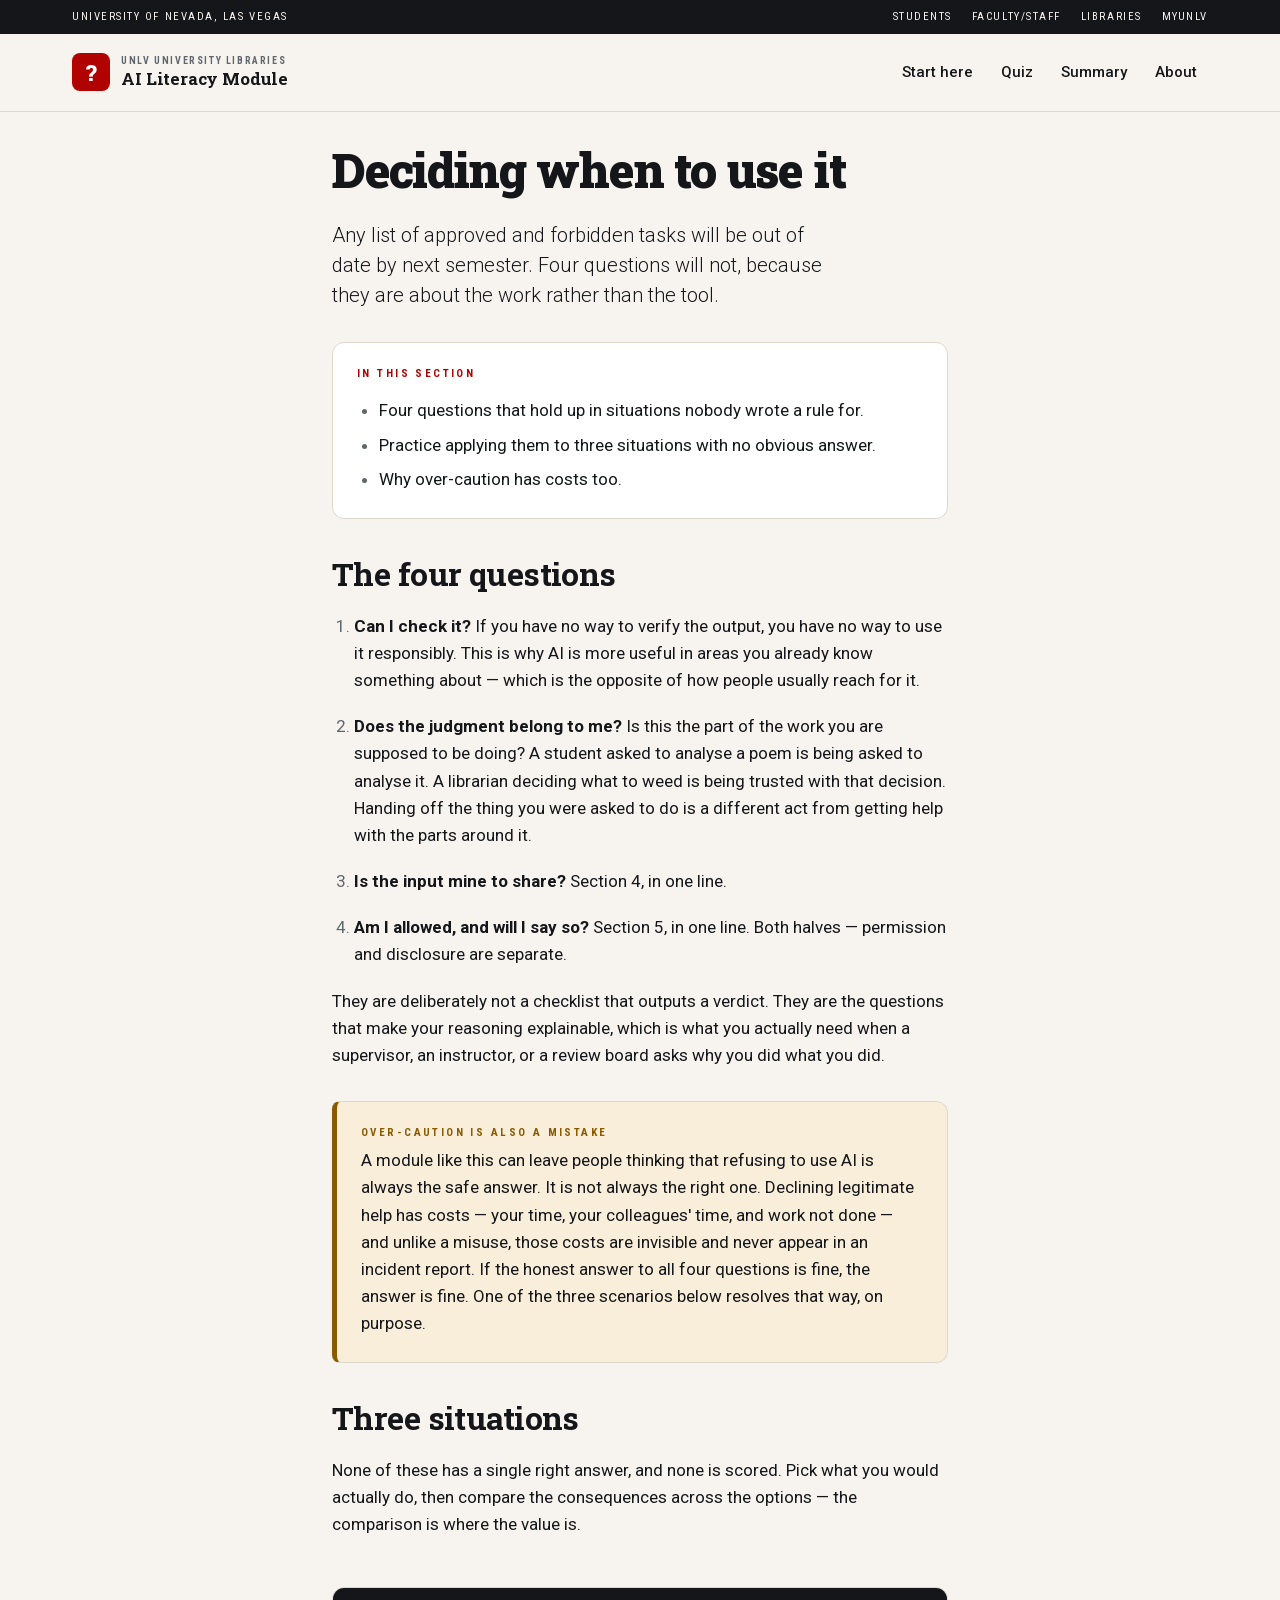
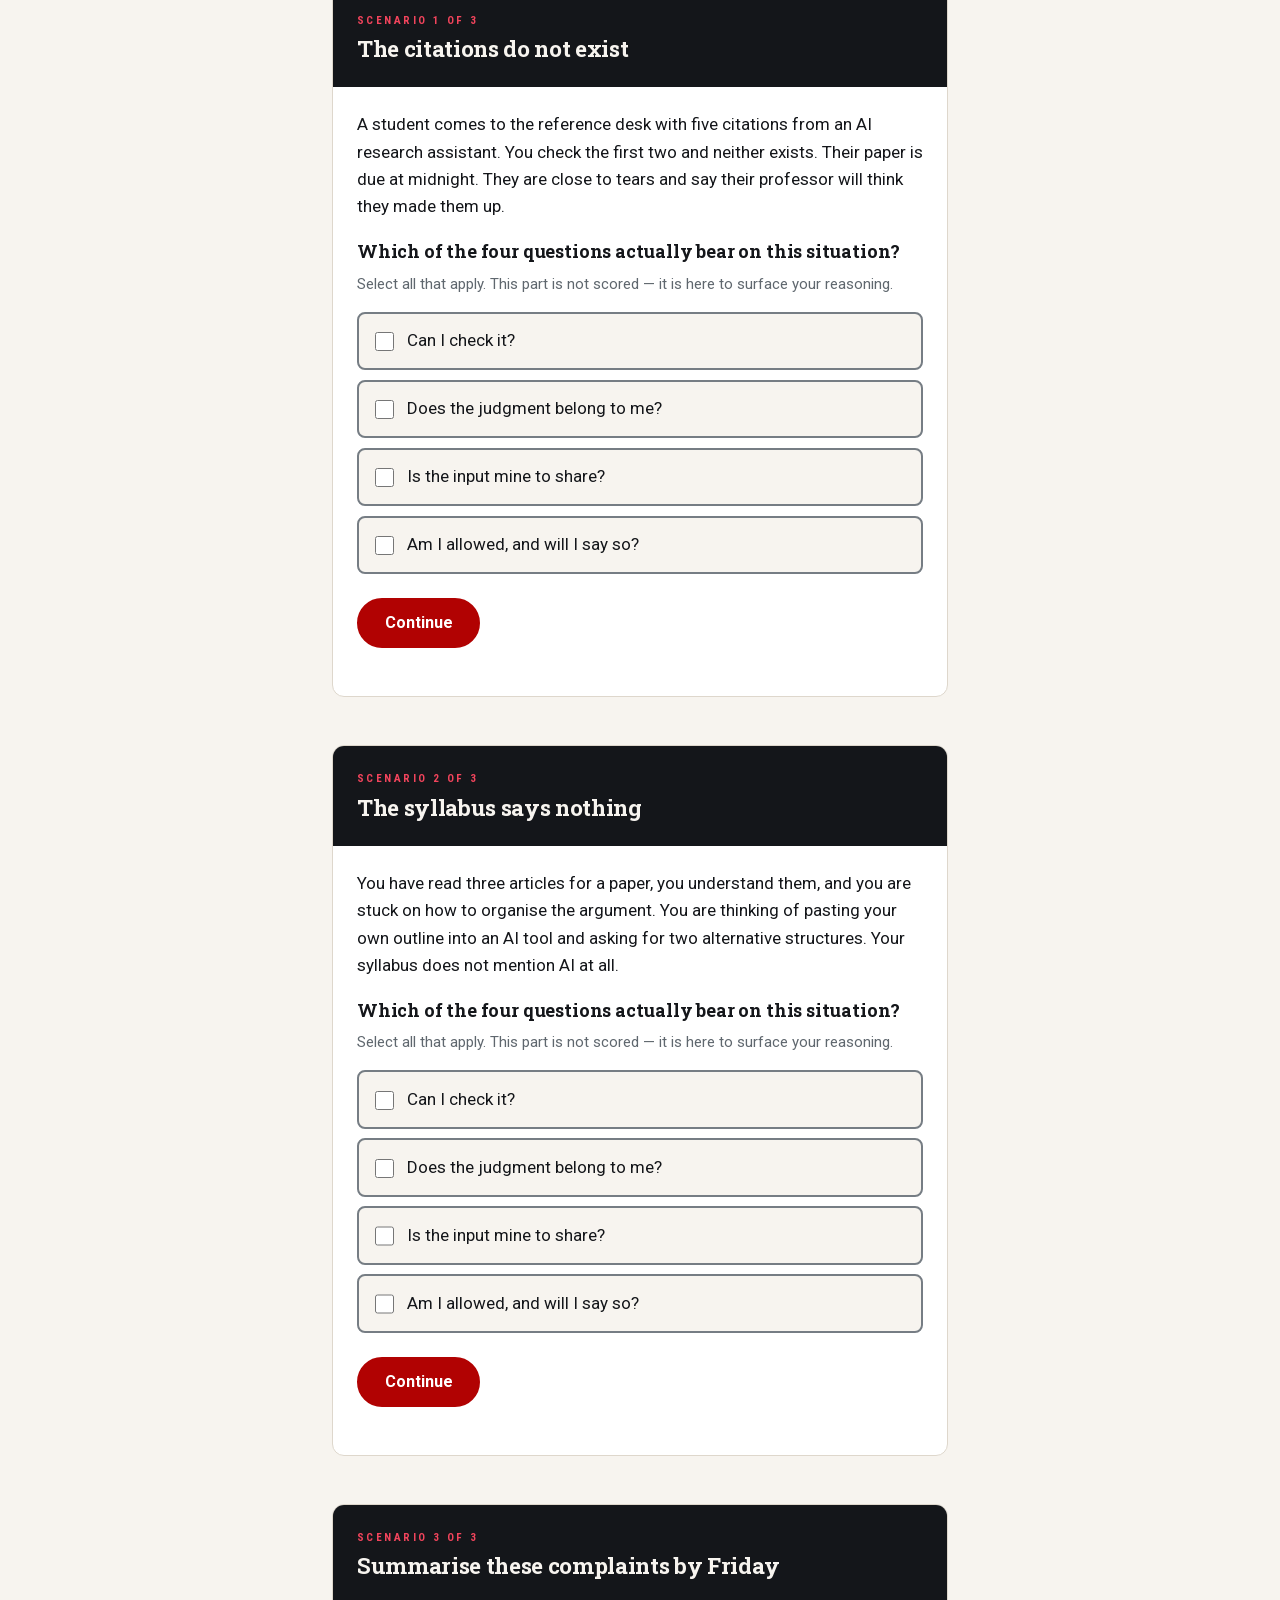
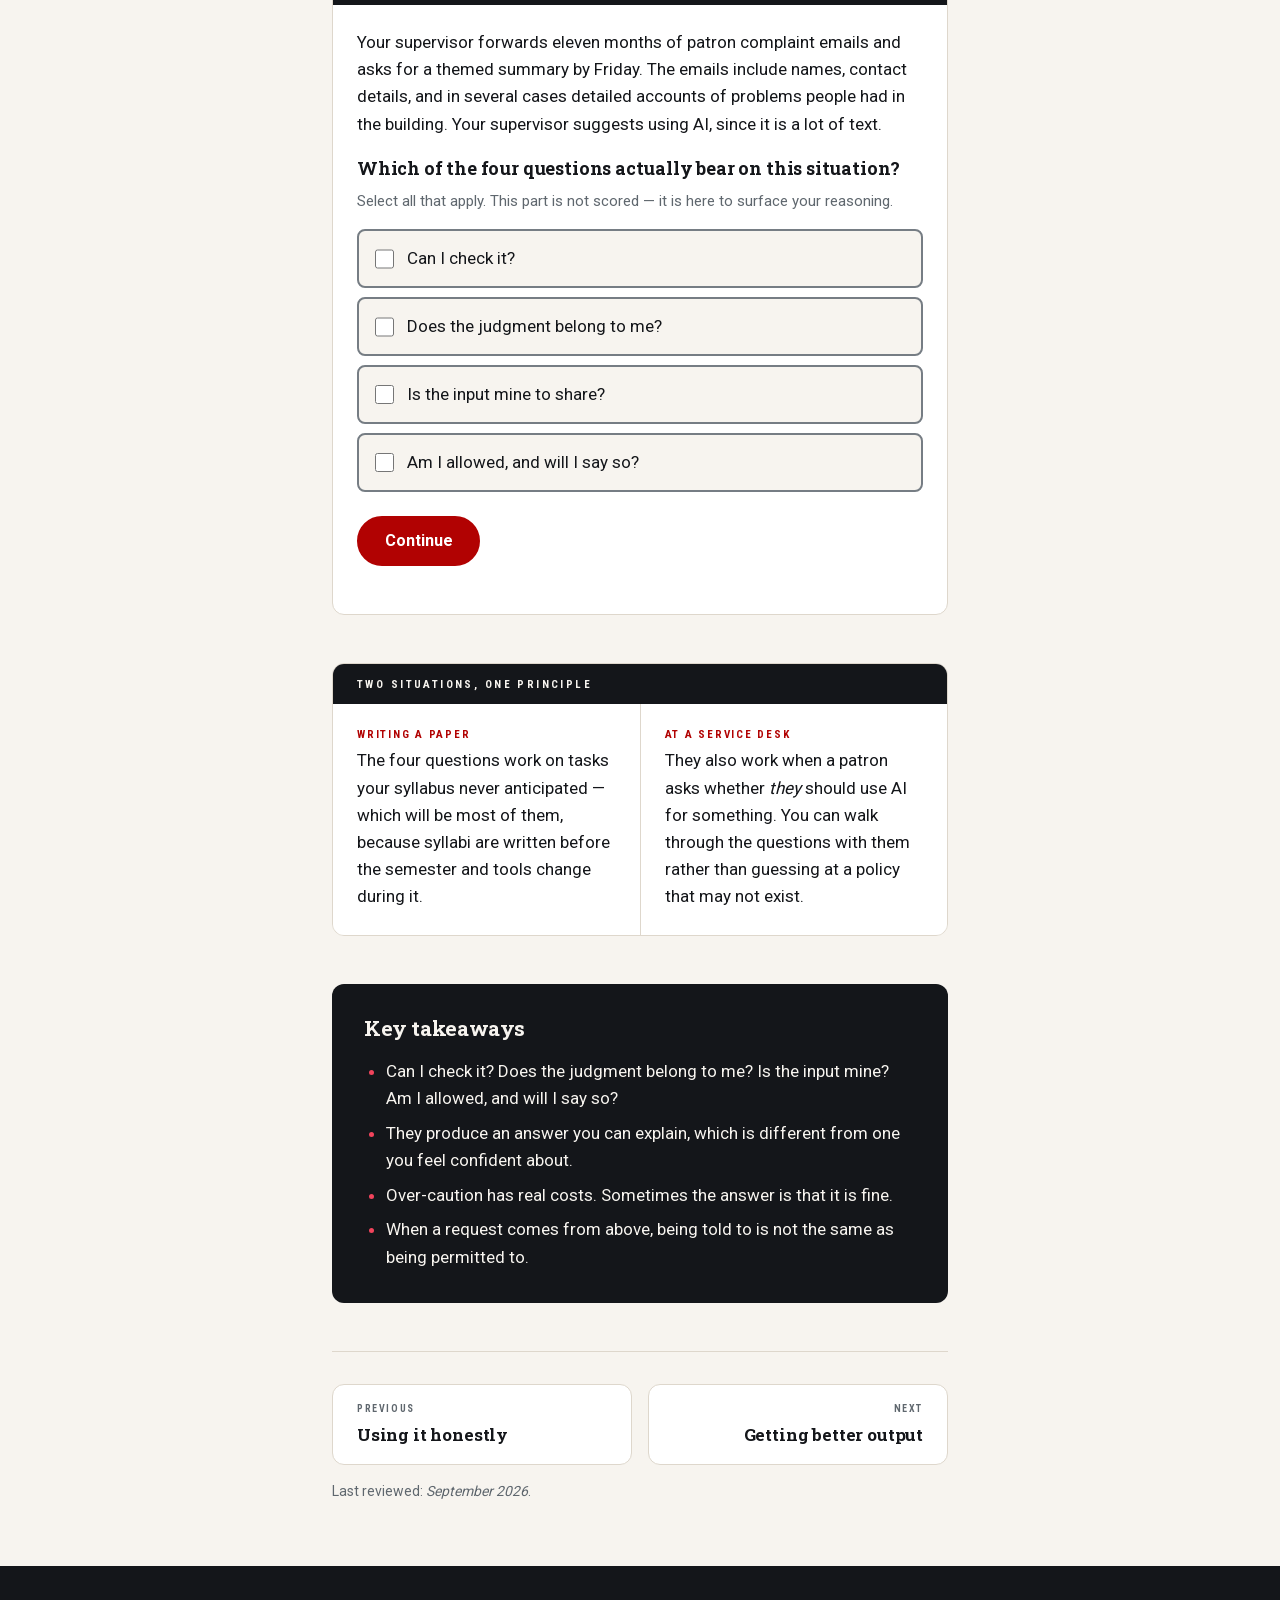
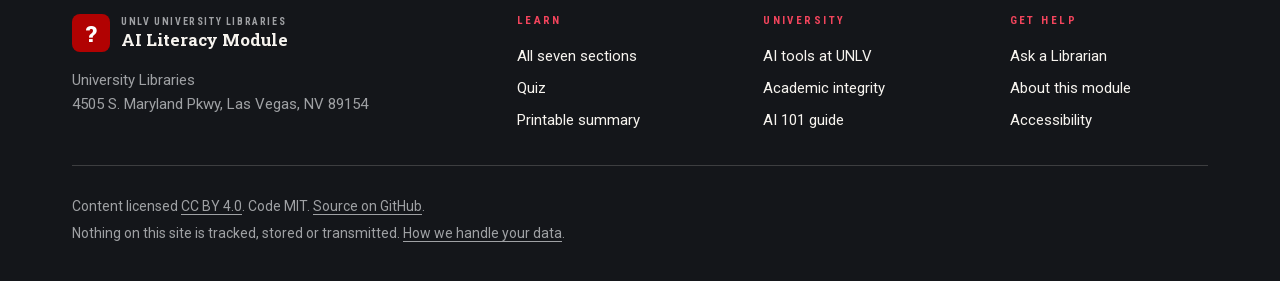
<file: sections/6-deciding-when-to-use-it.html>
<!DOCTYPE html>
<html lang="en">
<head>
<meta charset="utf-8">
<meta name="viewport" content="width=device-width, initial-scale=1">
<title>Deciding when to use it — AI Literacy Module — UNLV University Libraries</title>
<meta name="description" content="Four questions that work on AI situations nobody has written a rule for, practised against three realistic scenarios with no single right answer.">
<link rel="preload" href="../assets/fonts/roboto-slab-latin-var.woff2" as="font" type="font/woff2" crossorigin>
<link rel="preload" href="../assets/fonts/roboto-latin-var.woff2" as="font" type="font/woff2" crossorigin>
<link rel="stylesheet" href="../assets/css/site.css">
</head>
<body data-root="../">

<a class="skip-link" href="#main">Skip to main content</a>

<div class="utility-bar">
  <div class="wrap utility-bar__inner">
    <span>University of Nevada, Las Vegas</span>
    <ul>
      <li><a href="https://www.unlv.edu/students">Students</a></li>
      <li><a href="https://www.unlv.edu/faculty">Faculty/Staff</a></li>
      <li><a href="https://www.library.unlv.edu/">Libraries</a></li>
      <li><a href="https://my.unlv.edu/">MyUNLV</a></li>
    </ul>
  </div>
</div>

<header class="site-header">
  <div class="wrap site-header__inner">
    <a class="lockup" href="../index.html">
      <span class="lockup__mark" aria-hidden="true">?</span>
      <span>
        <span class="lockup__org">UNLV University Libraries</span>
        <span class="lockup__name">AI Literacy Module</span>
      </span>
    </a>
    <nav class="site-nav" aria-label="Main">
      <ul>
        <li><a href="../index.html">Start here</a></li>
        <li><a href="../quiz.html">Quiz</a></li>
        <li><a href="../summary.html">Summary</a></li>
        <li><a href="../about.html">About</a></li>
      </ul>
    </nav>
  </div>
</header>

<main id="main" tabindex="-1">
<div class="wrap page-body prose">
  <h1>Deciding when to use it</h1>

  <p class="lede">Any list of approved and forbidden tasks will be out of
  date by next semester. Four questions will not, because they are about the
  work rather than the tool.</p>

  <div class="objectives">
    <h2>In this section</h2>
    <ul>
      <li>Four questions that hold up in situations nobody wrote a rule for.</li>
      <li>Practice applying them to three situations with no obvious answer.</li>
      <li>Why over-caution has costs too.</li>
    </ul>
  </div>

  <h2>The four questions</h2>

  <ol>
    <li>
      <p><strong>Can I check it?</strong> If you have no way to verify the
      output, you have no way to use it responsibly. This is why AI is more
      useful in areas you already know something about — which is the
      opposite of how people usually reach for it.</p>
    </li>
    <li>
      <p><strong>Does the judgment belong to me?</strong> Is this the part of
      the work you are supposed to be doing? A student asked to analyse a poem
      is being asked to analyse it. A librarian deciding what to weed is being
      trusted with that decision. Handing off the thing you were asked to do
      is a different act from getting help with the parts around it.</p>
    </li>
    <li>
      <p><strong>Is the input mine to share?</strong> Section 4, in one line.</p>
    </li>
    <li>
      <p><strong>Am I allowed, and will I say so?</strong> Section 5, in one
      line. Both halves — permission and disclosure are separate.</p>
    </li>
  </ol>

  <p>They are deliberately not a checklist that outputs a verdict. They are
  the questions that make your reasoning explainable, which is what you
  actually need when a supervisor, an instructor, or a review board asks why
  you did what you did.</p>

  <div class="callout callout--caution">
    <h2 class="callout__title">Over-caution is also a mistake</h2>
    <p>A module like this can leave people thinking that refusing to use AI is
    always the safe answer. It is not always the right one. Declining
    legitimate help has costs — your time, your colleagues' time, and work not
    done — and unlike a misuse, those costs are invisible and never appear in
    an incident report. If the honest answer to all four questions is fine,
    the answer is fine. One of the three scenarios below resolves that way, on
    purpose.</p>
  </div>

  <h2>Three situations</h2>

  <p>None of these has a single right answer, and none is scored. Pick what
  you would actually do, then compare the consequences across the options —
  the comparison is where the value is.</p>

  <div class="exercise-mount" data-exercise="scenario-desk"></div>
  <div class="exercise-mount" data-exercise="scenario-outline"></div>
  <div class="exercise-mount" data-exercise="scenario-complaints"></div>

  <div class="two-situations">
    <h2 class="two-situations__title">Two situations, one principle</h2>
    <div class="two-situations__grid">
      <div class="two-situations__case">
        <h4>Writing a paper</h4>
        <p>The four questions work on tasks your syllabus never anticipated —
        which will be most of them, because syllabi are written before the
        semester and tools change during it.</p>
      </div>
      <div class="two-situations__case">
        <h4>At a service desk</h4>
        <p>They also work when a patron asks whether <em>they</em> should use
        AI for something. You can walk through the questions with them rather
        than guessing at a policy that may not exist.</p>
      </div>
    </div>
  </div>

  <div class="takeaways">
    <h2>Key takeaways</h2>
    <ul>
      <li>Can I check it? Does the judgment belong to me? Is the input mine? Am I allowed, and will I say so?</li>
      <li>They produce an answer you can explain, which is different from one you feel confident about.</li>
      <li>Over-caution has real costs. Sometimes the answer is that it is fine.</li>
      <li>When a request comes from above, being told to is not the same as being permitted to.</li>
    </ul>
  </div>

  <nav class="section-nav" aria-label="Section navigation">
    <div class="section-nav__prev">
      <a href="5-using-it-honestly.html"><span class="section-nav__dir">Previous</span>Using it honestly</a>
    </div>
    <div class="section-nav__next">
      <a href="7-getting-better-output.html"><span class="section-nav__dir">Next</span>Getting better output</a>
    </div>
  </nav>

  <p class="meta">Last reviewed: <i>September 2026</i>.</p>

</div>
</main>

<footer class="site-footer">
  <div class="wrap">
    <div class="site-footer__grid">
      <div>
        <a class="lockup" href="../index.html">
          <span class="lockup__mark" aria-hidden="true">?</span>
          <span>
            <span class="lockup__org">UNLV University Libraries</span>
            <span class="lockup__name">AI Literacy Module</span>
          </span>
        </a>
        <p class="site-footer__address">University Libraries<br>
        4505 S. Maryland Pkwy, Las Vegas, NV 89154</p>
      </div>
      <nav aria-labelledby="foot-learn">
        <h2 id="foot-learn">Learn</h2>
        <ul>
          <li><a href="../index.html">All seven sections</a></li>
          <li><a href="../quiz.html">Quiz</a></li>
          <li><a href="../summary.html">Printable summary</a></li>
        </ul>
      </nav>
      <nav aria-labelledby="foot-univ">
        <h2 id="foot-univ">University</h2>
        <ul>
          <li><a href="https://www.it.unlv.edu/ai-technology">AI tools at UNLV</a></li>
          <li><a href="https://www.unlv.edu/osrr/academic-integrity/policy">Academic integrity</a></li>
          <li><a href="https://guides.library.unlv.edu/ai-basics">AI 101 guide</a></li>
        </ul>
      </nav>
      <nav aria-labelledby="foot-help">
        <h2 id="foot-help">Get help</h2>
        <ul>
          <li><a href="https://www.library.unlv.edu/ask">Ask a Librarian</a></li>
          <li><a href="../about.html">About this module</a></li>
          <li><a href="../about.html">Accessibility</a></li>
        </ul>
      </nav>
    </div>
    <div class="site-footer__base">
      <p>Content licensed <a href="https://creativecommons.org/licenses/by/4.0/">CC&nbsp;BY&nbsp;4.0</a>. Code MIT. <a href="https://github.com/robertlaws-unlv-wads/library-ai-guide">Source on GitHub</a>.</p>
      <p>Nothing on this site is tracked, stored or transmitted. <a href="../about.html">How we handle your data</a>.</p>
    </div>
  </div>
</footer>

<script src="../assets/js/schema.js"></script>
<script src="../assets/js/engine.js"></script>
<script src="../assets/js/exercises.js"></script>

</body>
</html>
</file>
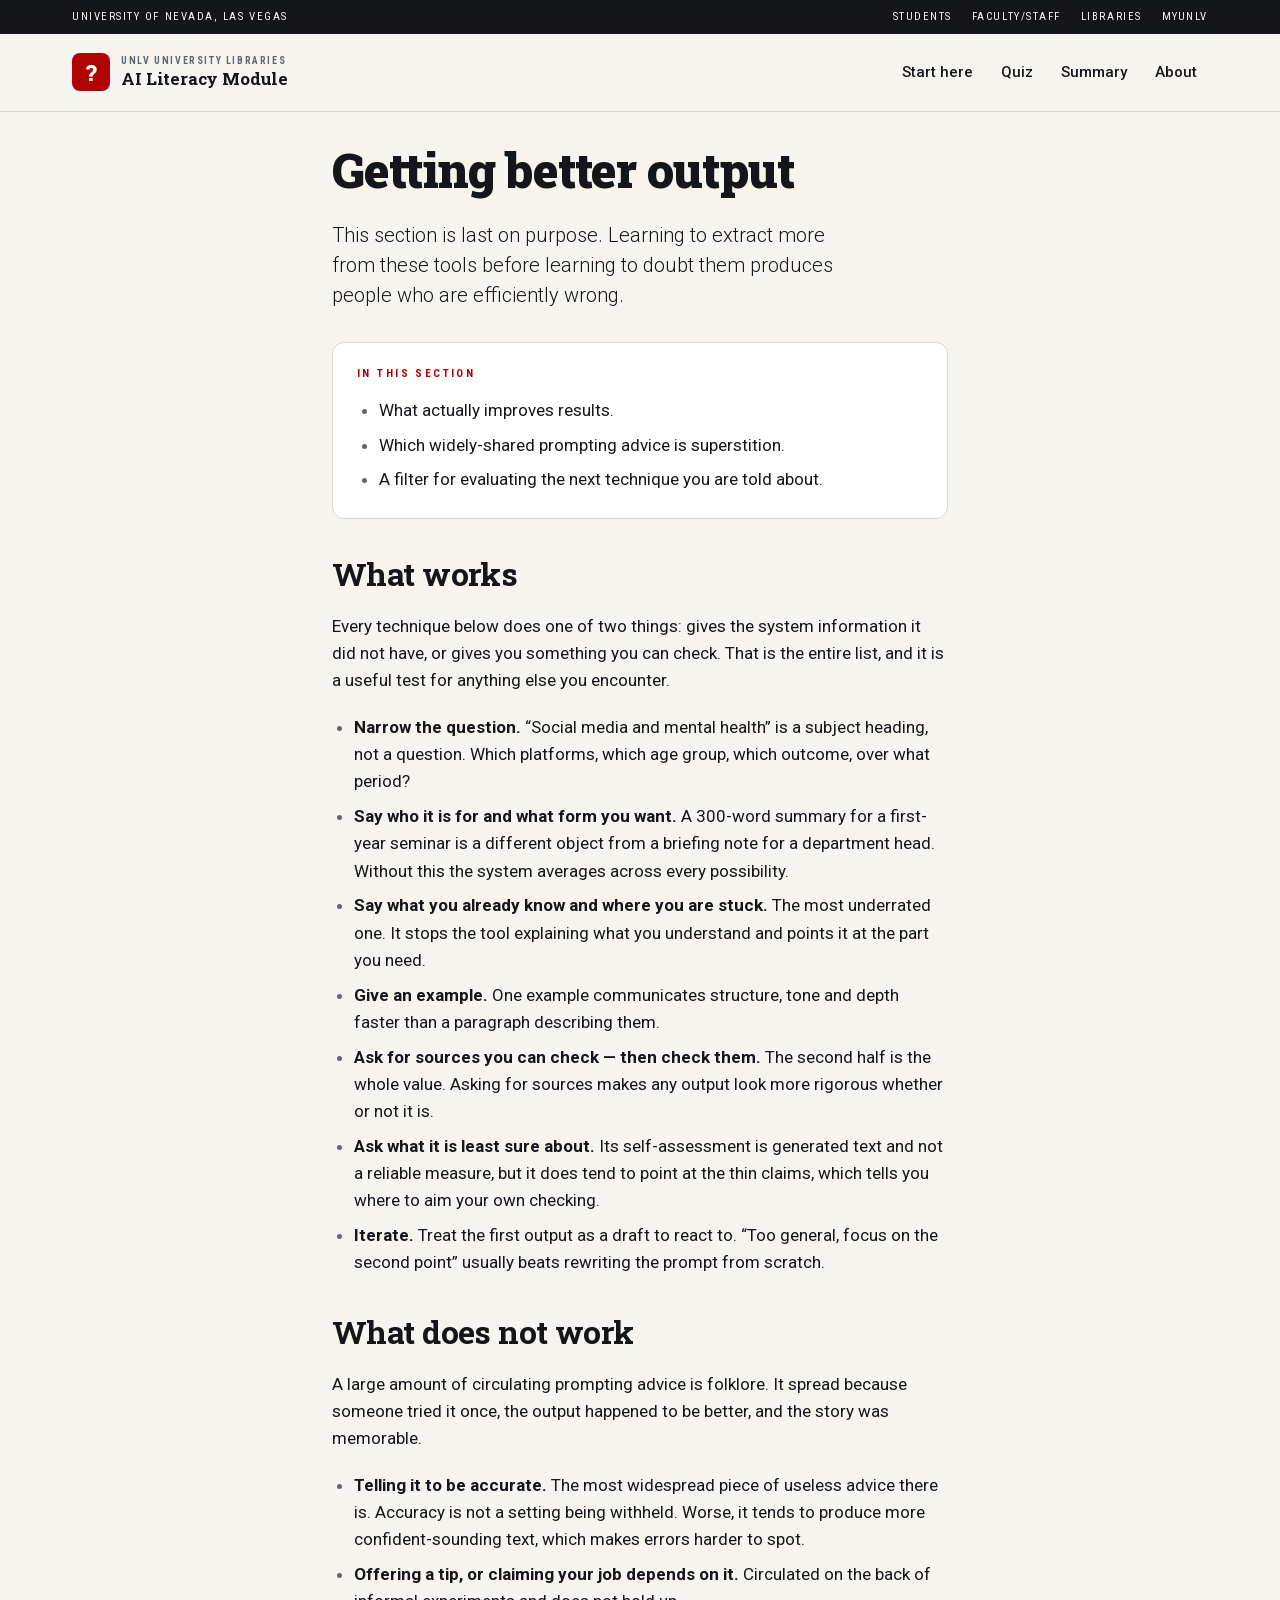
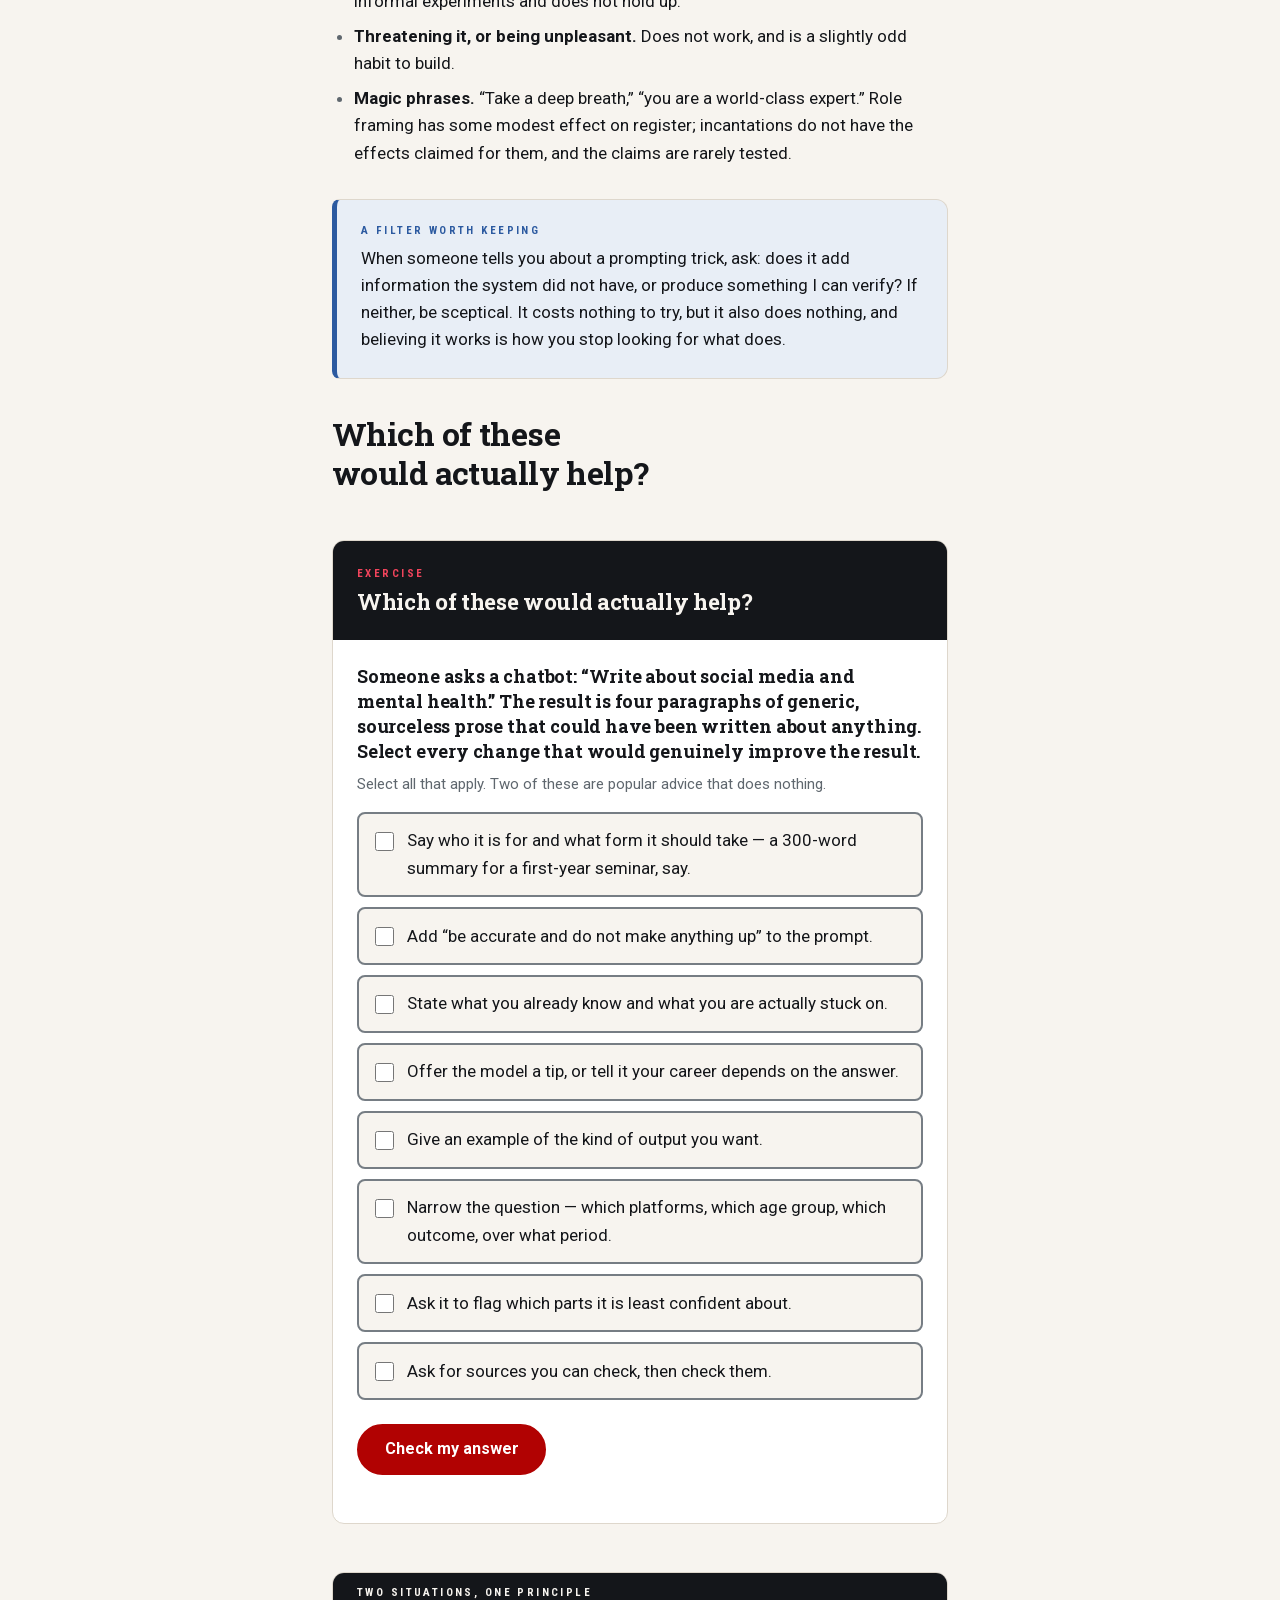
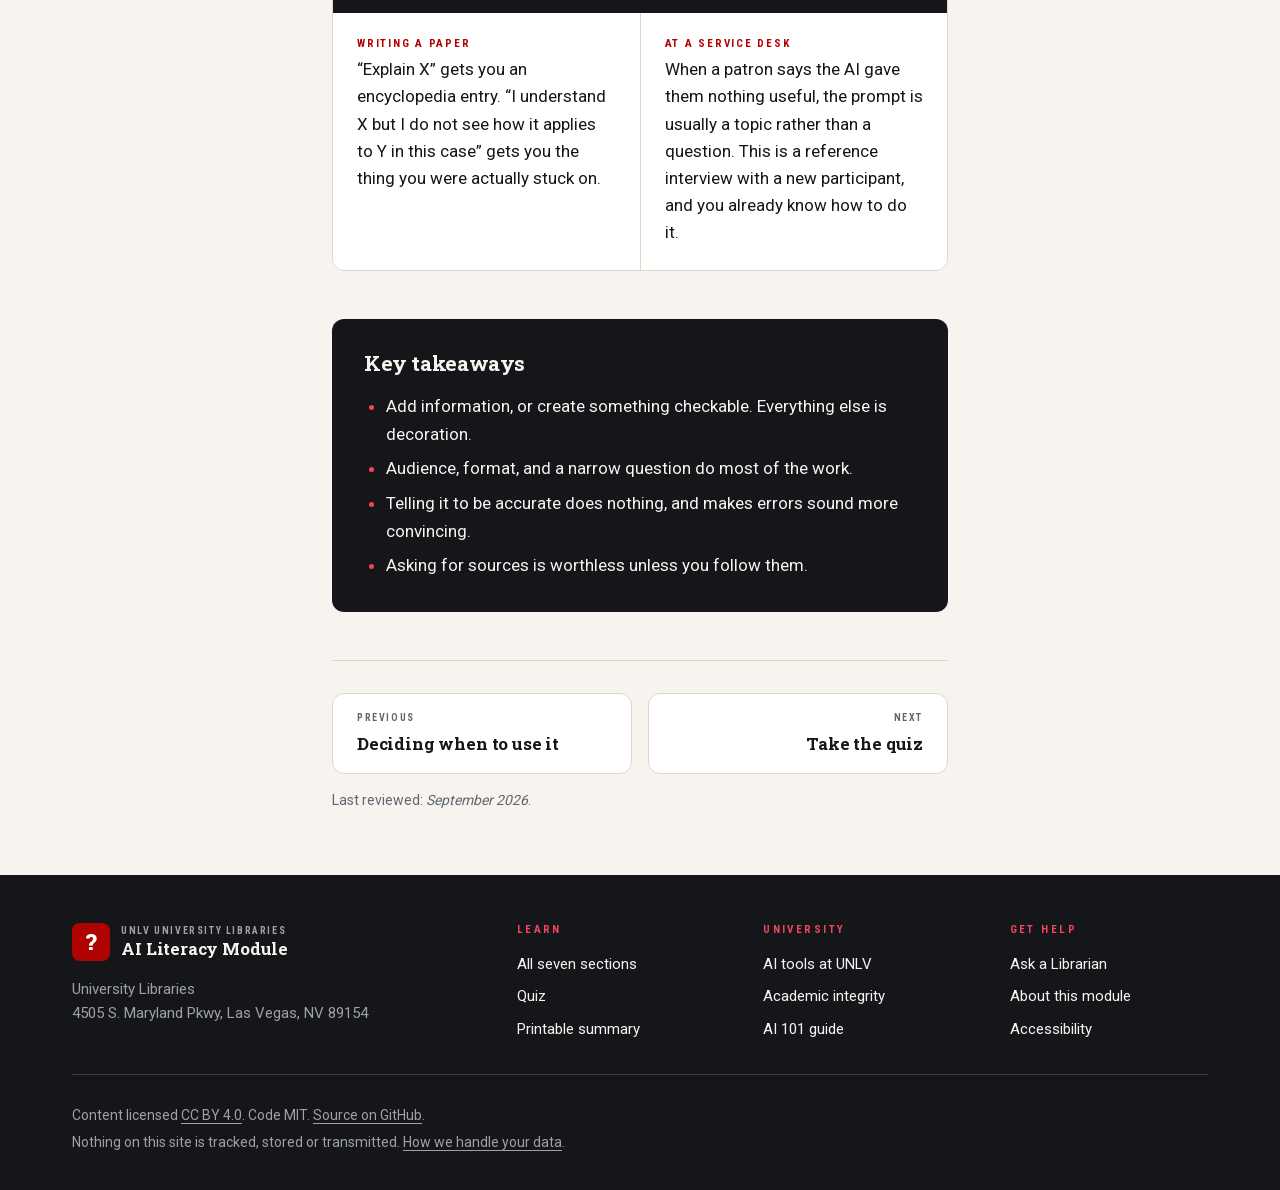
<file: sections/7-getting-better-output.html>
<!DOCTYPE html>
<html lang="en">
<head>
<meta charset="utf-8">
<meta name="viewport" content="width=device-width, initial-scale=1">
<title>Getting better output — AI Literacy Module — UNLV University Libraries</title>
<meta name="description" content="What actually improves AI output, which popular prompting advice is superstition, and a filter for judging the next technique you hear about.">
<link rel="preload" href="../assets/fonts/roboto-slab-latin-var.woff2" as="font" type="font/woff2" crossorigin>
<link rel="preload" href="../assets/fonts/roboto-latin-var.woff2" as="font" type="font/woff2" crossorigin>
<link rel="stylesheet" href="../assets/css/site.css">
</head>
<body data-root="../">

<a class="skip-link" href="#main">Skip to main content</a>

<div class="utility-bar">
  <div class="wrap utility-bar__inner">
    <span>University of Nevada, Las Vegas</span>
    <ul>
      <li><a href="https://www.unlv.edu/students">Students</a></li>
      <li><a href="https://www.unlv.edu/faculty">Faculty/Staff</a></li>
      <li><a href="https://www.library.unlv.edu/">Libraries</a></li>
      <li><a href="https://my.unlv.edu/">MyUNLV</a></li>
    </ul>
  </div>
</div>

<header class="site-header">
  <div class="wrap site-header__inner">
    <a class="lockup" href="../index.html">
      <span class="lockup__mark" aria-hidden="true">?</span>
      <span>
        <span class="lockup__org">UNLV University Libraries</span>
        <span class="lockup__name">AI Literacy Module</span>
      </span>
    </a>
    <nav class="site-nav" aria-label="Main">
      <ul>
        <li><a href="../index.html">Start here</a></li>
        <li><a href="../quiz.html">Quiz</a></li>
        <li><a href="../summary.html">Summary</a></li>
        <li><a href="../about.html">About</a></li>
      </ul>
    </nav>
  </div>
</header>

<main id="main" tabindex="-1">
<div class="wrap page-body prose">
  <h1>Getting better output</h1>

  <p class="lede">This section is last on purpose. Learning to extract more
  from these tools before learning to doubt them produces people who are
  efficiently wrong.</p>

  <div class="objectives">
    <h2>In this section</h2>
    <ul>
      <li>What actually improves results.</li>
      <li>Which widely-shared prompting advice is superstition.</li>
      <li>A filter for evaluating the next technique you are told about.</li>
    </ul>
  </div>

  <h2>What works</h2>

  <p>Every technique below does one of two things: gives the system
  information it did not have, or gives you something you can check. That is
  the entire list, and it is a useful test for anything else you encounter.</p>

  <ul>
    <li><strong>Narrow the question.</strong> &ldquo;Social media and mental
    health&rdquo; is a subject heading, not a question. Which platforms, which
    age group, which outcome, over what period?</li>

    <li><strong>Say who it is for and what form you want.</strong> A 300-word
    summary for a first-year seminar is a different object from a briefing
    note for a department head. Without this the system averages across every
    possibility.</li>

    <li><strong>Say what you already know and where you are stuck.</strong>
    The most underrated one. It stops the tool explaining what you understand
    and points it at the part you need.</li>

    <li><strong>Give an example.</strong> One example communicates structure,
    tone and depth faster than a paragraph describing them.</li>

    <li><strong>Ask for sources you can check &mdash; then check them.</strong>
    The second half is the whole value. Asking for sources makes any output
    look more rigorous whether or not it is.</li>

    <li><strong>Ask what it is least sure about.</strong> Its self-assessment
    is generated text and not a reliable measure, but it does tend to point at
    the thin claims, which tells you where to aim your own checking.</li>

    <li><strong>Iterate.</strong> Treat the first output as a draft to react
    to. &ldquo;Too general, focus on the second point&rdquo; usually beats
    rewriting the prompt from scratch.</li>
  </ul>

  <h2>What does not work</h2>

  <p>A large amount of circulating prompting advice is folklore. It spread
  because someone tried it once, the output happened to be better, and the
  story was memorable.</p>

  <ul>
    <li><strong>Telling it to be accurate.</strong> The most widespread piece
    of useless advice there is. Accuracy is not a setting being withheld.
    Worse, it tends to produce more confident-sounding text, which makes
    errors harder to spot.</li>

    <li><strong>Offering a tip, or claiming your job depends on it.</strong>
    Circulated on the back of informal experiments and does not hold up.</li>

    <li><strong>Threatening it, or being unpleasant.</strong> Does not work,
    and is a slightly odd habit to build.</li>

    <li><strong>Magic phrases.</strong> &ldquo;Take a deep breath,&rdquo;
    &ldquo;you are a world-class expert.&rdquo; Role framing has some modest
    effect on register; incantations do not have the effects claimed for them,
    and the claims are rarely tested.</li>
  </ul>

  <div class="callout">
    <h2 class="callout__title">A filter worth keeping</h2>
    <p>When someone tells you about a prompting trick, ask: does it add
    information the system did not have, or produce something I can verify?
    If neither, be sceptical. It costs nothing to try, but it also does
    nothing, and believing it works is how you stop looking for what does.</p>
  </div>

  <h2>Which of these would actually help?</h2>

  <div class="exercise-mount" data-exercise="prompt-diagnosis"></div>

  <div class="two-situations">
    <h2 class="two-situations__title">Two situations, one principle</h2>
    <div class="two-situations__grid">
      <div class="two-situations__case">
        <h4>Writing a paper</h4>
        <p>&ldquo;Explain X&rdquo; gets you an encyclopedia entry. &ldquo;I
        understand X but I do not see how it applies to Y in this case&rdquo;
        gets you the thing you were actually stuck on.</p>
      </div>
      <div class="two-situations__case">
        <h4>At a service desk</h4>
        <p>When a patron says the AI gave them nothing useful, the prompt is
        usually a topic rather than a question. This is a reference interview
        with a new participant, and you already know how to do it.</p>
      </div>
    </div>
  </div>

  <div class="takeaways">
    <h2>Key takeaways</h2>
    <ul>
      <li>Add information, or create something checkable. Everything else is decoration.</li>
      <li>Audience, format, and a narrow question do most of the work.</li>
      <li>Telling it to be accurate does nothing, and makes errors sound more convincing.</li>
      <li>Asking for sources is worthless unless you follow them.</li>
    </ul>
  </div>

  <nav class="section-nav" aria-label="Section navigation">
    <div class="section-nav__prev">
      <a href="6-deciding-when-to-use-it.html"><span class="section-nav__dir">Previous</span>Deciding when to use it</a>
    </div>
    <div class="section-nav__next">
      <a href="../quiz.html"><span class="section-nav__dir">Next</span>Take the quiz</a>
    </div>
  </nav>

  <p class="meta">Last reviewed: <i>September 2026</i>.</p>

</div>
</main>

<footer class="site-footer">
  <div class="wrap">
    <div class="site-footer__grid">
      <div>
        <a class="lockup" href="../index.html">
          <span class="lockup__mark" aria-hidden="true">?</span>
          <span>
            <span class="lockup__org">UNLV University Libraries</span>
            <span class="lockup__name">AI Literacy Module</span>
          </span>
        </a>
        <p class="site-footer__address">University Libraries<br>
        4505 S. Maryland Pkwy, Las Vegas, NV 89154</p>
      </div>
      <nav aria-labelledby="foot-learn">
        <h2 id="foot-learn">Learn</h2>
        <ul>
          <li><a href="../index.html">All seven sections</a></li>
          <li><a href="../quiz.html">Quiz</a></li>
          <li><a href="../summary.html">Printable summary</a></li>
        </ul>
      </nav>
      <nav aria-labelledby="foot-univ">
        <h2 id="foot-univ">University</h2>
        <ul>
          <li><a href="https://www.it.unlv.edu/ai-technology">AI tools at UNLV</a></li>
          <li><a href="https://www.unlv.edu/osrr/academic-integrity/policy">Academic integrity</a></li>
          <li><a href="https://guides.library.unlv.edu/ai-basics">AI 101 guide</a></li>
        </ul>
      </nav>
      <nav aria-labelledby="foot-help">
        <h2 id="foot-help">Get help</h2>
        <ul>
          <li><a href="https://www.library.unlv.edu/ask">Ask a Librarian</a></li>
          <li><a href="../about.html">About this module</a></li>
          <li><a href="../about.html">Accessibility</a></li>
        </ul>
      </nav>
    </div>
    <div class="site-footer__base">
      <p>Content licensed <a href="https://creativecommons.org/licenses/by/4.0/">CC&nbsp;BY&nbsp;4.0</a>. Code MIT. <a href="https://github.com/robertlaws-unlv-wads/library-ai-guide">Source on GitHub</a>.</p>
      <p>Nothing on this site is tracked, stored or transmitted. <a href="../about.html">How we handle your data</a>.</p>
    </div>
  </div>
</footer>

<script src="../assets/js/schema.js"></script>
<script src="../assets/js/engine.js"></script>
<script src="../assets/js/exercises.js"></script>

</body>
</html>
</file>
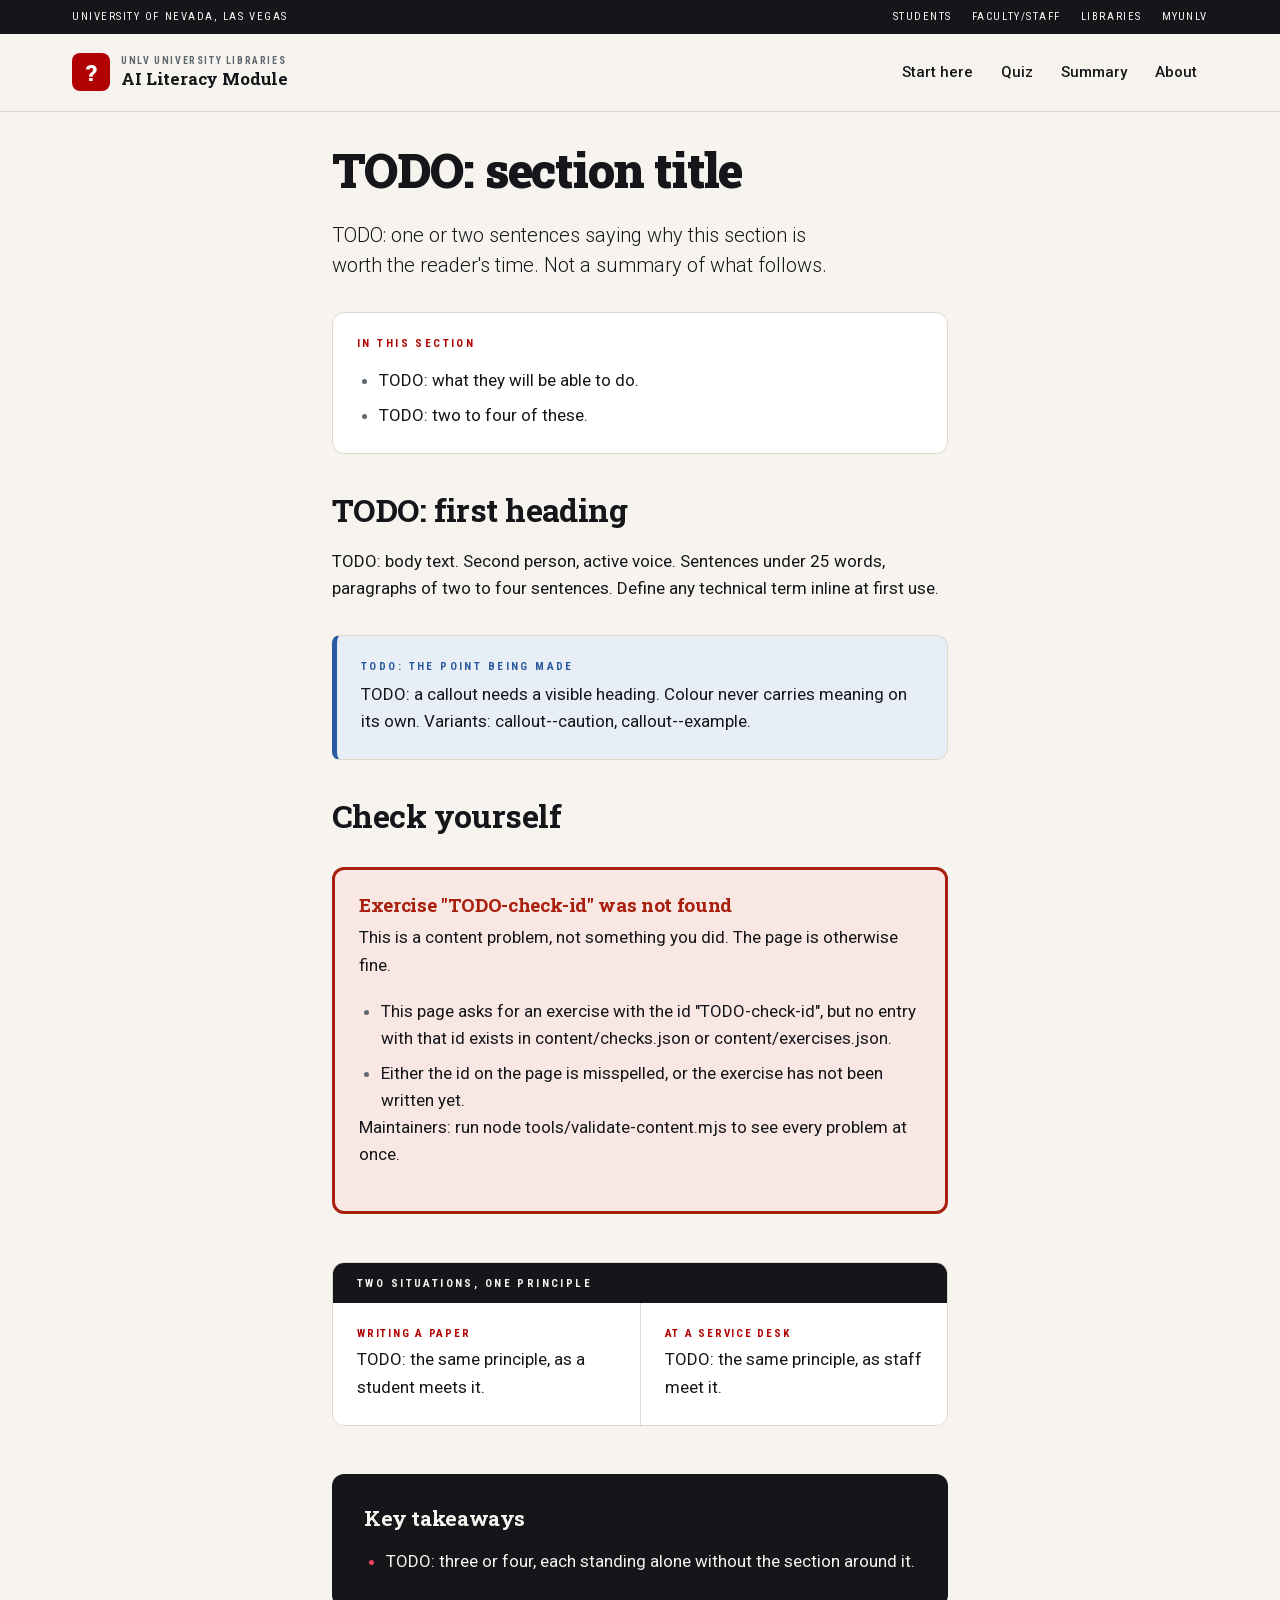
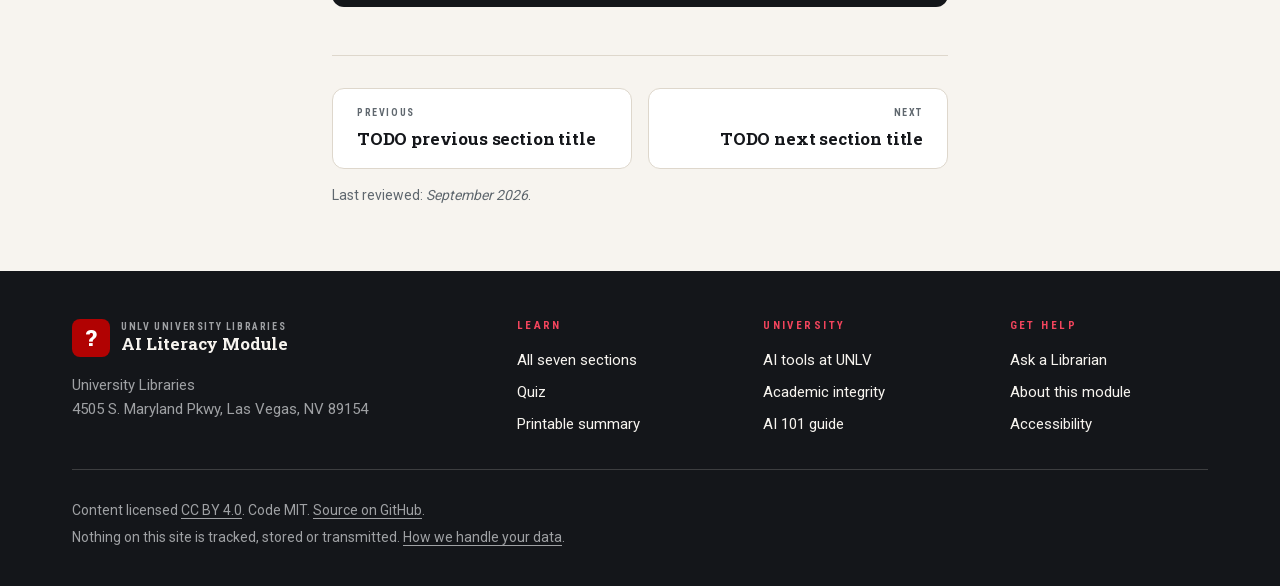
<file: templates/section-template.html>
<!DOCTYPE html>
<html lang="en">
<head>
<meta charset="utf-8">
<meta name="viewport" content="width=device-width, initial-scale=1">
<title>TODO section title — AI Literacy Module — UNLV University Libraries</title>
<meta name="description" content="TODO: one sentence for search results and link previews.">
<link rel="preload" href="../assets/fonts/roboto-slab-latin-var.woff2" as="font" type="font/woff2" crossorigin>
<link rel="preload" href="../assets/fonts/roboto-latin-var.woff2" as="font" type="font/woff2" crossorigin>
<link rel="stylesheet" href="../assets/css/site.css">
</head>
<body data-root="../">

<a class="skip-link" href="#main">Skip to main content</a>

<div class="utility-bar">
  <div class="wrap utility-bar__inner">
    <span>University of Nevada, Las Vegas</span>
    <ul>
      <li><a href="https://www.unlv.edu/students">Students</a></li>
      <li><a href="https://www.unlv.edu/faculty">Faculty/Staff</a></li>
      <li><a href="https://www.library.unlv.edu/">Libraries</a></li>
      <li><a href="https://my.unlv.edu/">MyUNLV</a></li>
    </ul>
  </div>
</div>

<header class="site-header">
  <div class="wrap site-header__inner">
    <a class="lockup" href="../index.html">
      <span class="lockup__mark" aria-hidden="true">?</span>
      <span>
        <span class="lockup__org">UNLV University Libraries</span>
        <span class="lockup__name">AI Literacy Module</span>
      </span>
    </a>
    <nav class="site-nav" aria-label="Main">
      <ul>
        <li><a href="../index.html">Start here</a></li>
        <li><a href="../quiz.html">Quiz</a></li>
        <li><a href="../summary.html">Summary</a></li>
        <li><a href="../about.html">About</a></li>
      </ul>
    </nav>
  </div>
</header>

<main id="main" tabindex="-1">
<div class="wrap page-body prose">
  <!-- ====================================================================
       SECTION TEMPLATE

       Copy this file into sections/ and rename it. Then:
         1. Edit the <title> and <meta name="description"> above.
         2. Edit everything marked TODO below.
         3. Add an <li class="toc__item"> for it in index.html.
         4. Fix the prev/next links here AND in the neighbouring sections.
         5. Run: node tools/check-links.mjs

       Keep the markup to the vocabulary in docs/EDITING.md. Every internal
       link from this folder starts with ../ -- never with a slash.

       Delete this comment block and the noindex meta tag above when you are
       done.
       ==================================================================== -->

  <h1>TODO: section title</h1>

  <p class="lede">TODO: one or two sentences saying why this section is worth
  the reader's time. Not a summary of what follows.</p>

  <div class="objectives">
    <h2>In this section</h2>
    <ul>
      <li>TODO: what they will be able to do.</li>
      <li>TODO: two to four of these.</li>
    </ul>
  </div>

  <h2>TODO: first heading</h2>

  <p>TODO: body text. Second person, active voice. Sentences under 25 words,
  paragraphs of two to four sentences. Define any technical term inline at
  first use.</p>

  <div class="callout">
    <h2 class="callout__title">TODO: the point being made</h2>
    <p>TODO: a callout needs a visible heading. Colour never carries meaning
    on its own. Variants: callout--caution, callout--example.</p>
  </div>

  <h2>Check yourself</h2>

  <!-- Add a matching entry to content/checks.json with this id.
       See docs/CONTENT-AUTHORING.md. -->
  <div class="exercise-mount" data-exercise="TODO-check-id"></div>

  <div class="two-situations">
    <h2 class="two-situations__title">Two situations, one principle</h2>
    <div class="two-situations__grid">
      <div class="two-situations__case">
        <h4>Writing a paper</h4>
        <p>TODO: the same principle, as a student meets it.</p>
      </div>
      <div class="two-situations__case">
        <h4>At a service desk</h4>
        <p>TODO: the same principle, as staff meet it.</p>
      </div>
    </div>
  </div>

  <div class="takeaways">
    <h2>Key takeaways</h2>
    <ul>
      <li>TODO: three or four, each standing alone without the section around it.</li>
    </ul>
  </div>

  <nav class="section-nav" aria-label="Section navigation">
    <div class="section-nav__prev">
      <a href="PREVIOUS.html"><span class="section-nav__dir">Previous</span>TODO previous section title</a>
    </div>
    <div class="section-nav__next">
      <a href="NEXT.html"><span class="section-nav__dir">Next</span>TODO next section title</a>
    </div>
  </nav>

  <p class="meta">Last reviewed: <i>September 2026</i>.</p>

</div>
</main>

<footer class="site-footer">
  <div class="wrap">
    <div class="site-footer__grid">
      <div>
        <a class="lockup" href="../index.html">
          <span class="lockup__mark" aria-hidden="true">?</span>
          <span>
            <span class="lockup__org">UNLV University Libraries</span>
            <span class="lockup__name">AI Literacy Module</span>
          </span>
        </a>
        <p class="site-footer__address">University Libraries<br>
        4505 S. Maryland Pkwy, Las Vegas, NV 89154</p>
      </div>
      <nav aria-labelledby="foot-learn">
        <h2 id="foot-learn">Learn</h2>
        <ul>
          <li><a href="../index.html">All seven sections</a></li>
          <li><a href="../quiz.html">Quiz</a></li>
          <li><a href="../summary.html">Printable summary</a></li>
        </ul>
      </nav>
      <nav aria-labelledby="foot-univ">
        <h2 id="foot-univ">University</h2>
        <ul>
          <li><a href="https://www.it.unlv.edu/ai-technology">AI tools at UNLV</a></li>
          <li><a href="https://www.unlv.edu/osrr/academic-integrity/policy">Academic integrity</a></li>
          <li><a href="https://guides.library.unlv.edu/ai-basics">AI 101 guide</a></li>
        </ul>
      </nav>
      <nav aria-labelledby="foot-help">
        <h2 id="foot-help">Get help</h2>
        <ul>
          <li><a href="https://www.library.unlv.edu/ask">Ask a Librarian</a></li>
          <li><a href="../about.html">About this module</a></li>
          <li><a href="../about.html">Accessibility</a></li>
        </ul>
      </nav>
    </div>
    <div class="site-footer__base">
      <p>Content licensed <a href="https://creativecommons.org/licenses/by/4.0/">CC&nbsp;BY&nbsp;4.0</a>. Code MIT. <a href="https://github.com/robertlaws-unlv-wads/library-ai-guide">Source on GitHub</a>.</p>
      <p>Nothing on this site is tracked, stored or transmitted. <a href="../about.html">How we handle your data</a>.</p>
    </div>
  </div>
</footer>

<script src="../assets/js/schema.js"></script>
<script src="../assets/js/engine.js"></script>
<script src="../assets/js/exercises.js"></script>

</body>
</html>
</file>
<file: assets/css/site.css>
/* ==========================================================================
   AI Literacy Module — UNLV University Libraries
   The only stylesheet. No build step, no preprocessor, no third-party imports.

   DESIGN SYSTEM
   Slab headlines on warm paper. Scarlet is the only saturated colour on the
   page; warmth comes from the ground (Bone and Sand) rather than a second
   hue, because the UNLV brand guide asks that gray stay an accent. Structure
   carries the energy so pages stay scannable.

   COLOUR: every value measured with `node tools/contrast.mjs`. Ratios are in
   the comments. If you change a colour, RE-RUN THE CHECKER — do not eyeball.

   TWO DELIBERATE DEVIATIONS from the palette as drawn, both for contrast:
     · Gray Dark #6A737B is 4.40:1 on Bone — just under the 4.5:1 that body
       and caption text needs. --ink-muted uses #5F676E (5.24:1) for text.
       #6A737B is kept as --rule-strong for non-text roles, where it is fine.
     · Scarlet Bright #E31837 is 3.84:1 on Rich Black, so it fails for the
       small caps eyebrows used on dark blocks. --scarlet-on-dark uses
       #F2445C (4.97:1). #E31837 still serves large display text and UI
       accents on dark, where 3:1 is the bar.
   ========================================================================== */

/* ==========================================================================
   Typefaces — UNLV official: Roboto Slab, Roboto, Roboto Condensed
   Apache License 2.0. Licence: assets/fonts/Roboto-Apache-License.txt

   SELF-HOSTED, deliberately. Loading these from fonts.googleapis.com would
   be a third-party request, and about.html promises every file the page
   loads comes from this site — a claim that has to survive the Network tab.
   CI fails if a third-party font, script or stylesheet appears.

   Roboto Condensed comes from the SAME file as Roboto via the width axis
   (font-stretch: 75%), which saves 22 KB and a request over shipping it
   separately. That is why the Roboto face declares font-stretch: 75% 100%.
   ========================================================================== */

@font-face {
  font-family: 'Roboto Slab';
  font-style: normal;
  font-weight: 100 900;
  font-display: swap;
  src: url('../fonts/roboto-slab-latin-var.woff2') format('woff2');
  unicode-range: U+0000-00FF, U+0131, U+0152-0153, U+02BB-02BC, U+02C6,
                 U+02DA, U+02DC, U+0304, U+0308, U+0329, U+2000-206F,
                 U+20AC, U+2122, U+2191, U+2193, U+2212, U+2215, U+FEFF,
                 U+FFFD;
}

@font-face {
  font-family: 'Roboto';
  font-style: normal;
  font-weight: 100 900;
  font-stretch: 75% 100%;      /* 75% is Roboto Condensed */
  font-display: swap;
  src: url('../fonts/roboto-latin-var.woff2') format('woff2');
  unicode-range: U+0000-00FF, U+0131, U+0152-0153, U+02BB-02BC, U+02C6,
                 U+02DA, U+02DC, U+0304, U+0308, U+0329, U+2000-206F,
                 U+20AC, U+2122, U+2191, U+2193, U+2212, U+2215, U+FEFF,
                 U+FFFD;
}

:root {
  /* --- Paper ------------------------------------------------------------
     Bone is the page; Sand is section ground and card fill. Warmer than
     white, which is fatiguing across a 40-minute read.                    */
  --bone: #f7f4ef;
  --sand: #ede7de;
  --white: #ffffff;

  /* --- Ink ---------------------------------------------------------------
     --ink        16.51:1 on Bone, 14.74:1 on Sand   PASS
     --ink-muted   5.24:1 on Bone,  4.68:1 on Sand   PASS  (see header note)
     --ink-invert 16.51:1 on Rich Black              PASS                  */
  --ink: #14161a;
  --ink-muted: #5f676e;
  --ink-invert: #f7f4ef;

  /* --- Scarlet -----------------------------------------------------------
     --scarlet         6.65:1 on Bone, 5.93:1 on Sand, white on it 7.29:1
     --scarlet-dark    7.10:1 reversed — depth, pressed states, footer
     --scarlet-bright  3.84:1 on ink — LARGE text and UI accents only
     --scarlet-on-dark 4.97:1 on ink — small caps eyebrows on dark blocks  */
  --scarlet: #b10202;
  --scarlet-dark: #a03123;
  --scarlet-bright: #e31837;
  --scarlet-on-dark: #f2445c;

  /* --- Rules and dividers ------------------------------------------------
     Decorative only. --rule is 2.36:1 and --rule-strong 4.40:1 on Bone, so
     NEITHER may carry text or identify a control. Where a boundary has to
     be perceivable (a form control), use --border-ui.                     */
  --rule: #9fa1a4;
  --rule-strong: #6a737b;
  /* The big card ordinals are large text, so 3:1 applies (1.4.3). UNLV Gray
     #9FA1A4 is only 2.59:1 on white. This keeps the de-emphasised look and
     clears the bar: 3.48:1 on white, 3.17:1 on Bone. */
  --numeral: #868a8e;
  --rule-soft: #ded7cc;
  --border-ui: #767d84;          /* 3.55:1 on Bone — meets 1.4.11 */

  /* --- Interactive ------------------------------------------------------ */
  --link: #b10202;
  --focus: #0b5fff;              /* 4.72:1 on Bone — >=3:1 required (2.4.7) */

  /* --- Feedback states ---------------------------------------------------
     Never used alone. Every state also carries a text label and an icon.  */
  --correct: #10603a;            /* 6.9:1 on its tint  PASS */
  --correct-bg: #e4efe8;
  --incorrect: #a8200d;          /* 6.5:1 on its tint  PASS */
  --incorrect-bg: #f9e7e3;
  --partial: #74520a;            /* 6.3:1 on its tint  PASS */
  --partial-bg: #f8eeda;

  /* --- Callouts --------------------------------------------------------- */
  --note-bg: #e8eef6;
  --note-border: #2c5aa0;
  --caution-bg: #f8eeda;
  --caution-border: #8a5a00;
  --example-bg: #efebf4;
  --example-border: #5b4a7a;

  /* --- Type --------------------------------------------------------------
     Slab for display and headings. Roboto for interface and body. Roboto
     Condensed (the same file at font-stretch: 75%) for eyebrows and labels. */
  --font-slab: 'Roboto Slab', Georgia, 'Times New Roman', serif;
  --font-sans: 'Roboto', system-ui, -apple-system, 'Segoe UI', Arial, sans-serif;
  --font-mono: ui-monospace, SFMono-Regular, Menlo, Consolas, monospace;

  /* --- Grid --------------------------------------------------------------
     1200px max, 32px gutters, 8px spacing base. Prose is held to a reading
     measure inside that, because 1200px of 17px text is unreadable.       */
  --max: 1200px;
  --measure: 68ch;
  --gutter: 2rem;

  /* 8px spacing base */
  --s1: 0.5rem;  --s2: 1rem;    --s3: 1.5rem;  --s4: 2rem;
  --s5: 3rem;    --s6: 4rem;

  /* --- Radius ------------------------------------------------------------
     12px on cards, 999px on pills, 0 on full-bleed colour blocks.         */
  --radius: 12px;
  --radius-sm: 8px;
  --radius-pill: 999px;

  --shadow-card: 0 1px 2px rgba(20, 22, 26, 0.04),
                 0 8px 24px rgba(20, 22, 26, 0.06);
}

/* ==========================================================================
   Reset / base
   ========================================================================== */

*, *::before, *::after { box-sizing: border-box; }

html { -webkit-text-size-adjust: 100%; scroll-behavior: smooth; }

@media (prefers-reduced-motion: reduce) {
  html { scroll-behavior: auto; }
  *, *::before, *::after {
    animation-duration: 0.01ms !important;
    animation-iteration-count: 1 !important;
    transition-duration: 0.01ms !important;
  }
}

body {
  margin: 0;
  font-family: var(--font-sans);
  font-size: 1.0625rem;          /* 17px, per the scale */
  line-height: 1.6;              /* 17/27 */
  color: var(--ink);
  background: var(--bone);
  -webkit-font-smoothing: antialiased;
}

/* ==========================================================================
   Skip link (2.4.1)
   ========================================================================== */

.skip-link {
  position: absolute;
  left: -9999px;
  top: 0;
  z-index: 100;
  padding: 0.75rem 1.5rem;
  background: var(--white);
  color: var(--link);
  font-weight: 700;
  border: 3px solid var(--focus);
  border-radius: var(--radius-pill);
}

.skip-link:focus { left: 0.75rem; top: 0.75rem; }

/* ==========================================================================
   Focus — never removed, never colour-only
   ========================================================================== */

:focus-visible { outline: 3px solid var(--focus); outline-offset: 3px; border-radius: 3px; }
:focus:not(:focus-visible) { outline: none; }

/* On dark blocks the blue ring loses contrast; use paper instead. */
.utility-bar :focus-visible,
.stats-bar :focus-visible,
.site-footer :focus-visible,
.cta-block :focus-visible,
.exercise__header :focus-visible,
.takeaways :focus-visible { outline-color: var(--bone); }

/* ==========================================================================
   Layout
   ========================================================================== */

.wrap {
  width: 100%;
  max-width: var(--max);
  margin-inline: auto;
  padding-inline: 1rem;          /* holds at 320px with no h-scroll (1.4.10) */
}

@media (min-width: 40rem) { .wrap { padding-inline: var(--gutter); } }

main { display: block; }
main:focus { outline: none; }

/* Reading pages hold prose to a measure inside the 1200px frame, and centre
   that column. Left-aligning a 68ch column inside 1200px leaves a dead strip
   down the right of every lesson page. */
.page-body { padding-block: var(--s4) var(--s5); }
.page-body > * + * { margin-block-start: 1.15em; }

/* As a page-level container, the reading column centres in the 1200px
   frame. As a modifier on a block inside a wide band, it only limits the
   measure -- centring it there would misalign it under a left-aligned
   heading. */
.prose { max-width: var(--measure); }
.page-body.prose { margin-inline: auto; }

/* Full-width children of a prose page break out of the reading measure —
   used for the wide exercise cards and the two-situations block. */
.prose > .bleed {
  max-width: min(100%, 52rem);
  margin-inline: auto;
}

/* Full-bleed bands sit outside .wrap and carry their own ground. */
.band { padding-block: var(--s6); }
.band--sand { background: var(--sand); }
.band--bone { background: var(--bone); }

/* ==========================================================================
   Eyebrow — Roboto Condensed, all caps, .22em tracking, never below 11px
   ========================================================================== */

.eyebrow {
  display: block;
  font-family: var(--font-sans);
  font-stretch: 75%;
  font-size: 0.6875rem;          /* 11px */
  font-weight: 700;
  line-height: 1;
  text-transform: uppercase;
  letter-spacing: 0.22em;
  color: var(--scarlet);
  margin-block-end: var(--s2);
}

.eyebrow--muted { color: var(--ink-muted); }
.eyebrow--invert { color: var(--scarlet-on-dark); }

/* ==========================================================================
   Utility bar — the university strip above the site header
   ========================================================================== */

.utility-bar {
  background: var(--ink);
  color: var(--ink-invert);
  font-family: var(--font-sans);
  font-stretch: 75%;
  font-size: 0.6875rem;
  letter-spacing: 0.14em;
  text-transform: uppercase;
}

.utility-bar__inner {
  display: flex;
  flex-wrap: wrap;
  gap: 0.25rem 1.5rem;
  align-items: center;
  justify-content: space-between;
  min-height: 34px;
  padding-block: 0.3rem;
}

.utility-bar a { color: var(--ink-invert); text-decoration: none; }
.utility-bar a:hover { color: var(--scarlet-on-dark); text-decoration: underline; }

.utility-bar ul {
  display: flex;
  flex-wrap: wrap;
  gap: 0.15rem 1.25rem;
  margin: 0;
  padding: 0;
  list-style: none;
}

.utility-bar li + li { margin-block-start: 0; }

/* ==========================================================================
   Site header — mark + wordmark, nav, CTA
   ========================================================================== */

.site-header {
  background: var(--bone);
  border-block-end: 1px solid var(--rule-soft);
}

.site-header__inner {
  display: flex;
  flex-wrap: wrap;
  gap: var(--s2) var(--s4);
  align-items: center;
  justify-content: space-between;
  padding-block: var(--s2);
}

/* --- Lockup: question mark on a scarlet tile, under the wordmark -------- */

.lockup {
  display: flex;
  align-items: center;
  gap: 0.7rem;
  text-decoration: none;
  color: var(--ink);
}

.lockup__mark {
  flex: none;
  display: grid;
  place-items: center;
  width: 38px;
  height: 38px;
  background: var(--scarlet);
  color: var(--white);
  border-radius: var(--radius-sm);
  font-family: var(--font-slab);
  font-size: 1.35rem;
  font-weight: 900;
  line-height: 1;
}

.lockup__org {
  display: block;
  font-family: var(--font-sans);
  font-stretch: 75%;
  font-size: 0.625rem;
  font-weight: 700;
  line-height: 1;
  text-transform: uppercase;
  letter-spacing: 0.16em;
  color: var(--ink-muted);
  margin-block-end: 0.22rem;
}

.lockup__name {
  display: block;
  font-family: var(--font-slab);
  font-size: 1.0625rem;
  font-weight: 700;
  line-height: 1.1;
  letter-spacing: -0.01em;
}

.lockup:hover .lockup__name { color: var(--scarlet); }
.lockup:hover .lockup__mark { background: var(--scarlet-dark); }

/* --- Nav ---------------------------------------------------------------- */

.site-nav { margin-inline-start: auto; }

.site-nav ul {
  display: flex;
  flex-wrap: wrap;
  align-items: center;
  gap: 0.15rem 0.35rem;
  margin: 0;
  padding: 0;
  list-style: none;
}

/* Spacing here is the flex gap. Cancel the prose rhythm, which would
   otherwise offset every item after the first. */
.site-nav li + li { margin-block-start: 0; }

.site-nav a {
  display: inline-block;
  padding: 0.65rem 0.7rem;       /* clears 44px with line-height */
  font-size: 0.9375rem;
  font-weight: 500;
  color: var(--ink);
  text-decoration: none;
  border-radius: var(--radius-sm);
}

.site-nav a:hover { color: var(--scarlet); background: var(--sand); }

.site-nav a[aria-current="page"] {
  font-weight: 700;
  color: var(--ink);
  box-shadow: inset 0 -3px 0 var(--scarlet);
  border-radius: 0;
}

/* ==========================================================================
   Typography — the scale from the system
   ========================================================================== */

h1, h2, h3, h4 {
  font-family: var(--font-slab);
  color: var(--ink);
  text-wrap: balance;
}

/* Display 68/66 · H1 48/52 · both Slab 900, tracking -2.5% at large sizes */
h1 {
  font-size: clamp(2.25rem, 1.55rem + 3.1vw, 3rem);   /* 36 → 48 */
  font-weight: 900;
  line-height: 1.08;
  letter-spacing: -0.025em;
  margin-block: var(--s3) 0.5em;
  max-width: 20ch;
}

.display {
  font-size: clamp(2.6rem, 1.6rem + 4.6vw, 4.25rem);  /* 42 → 68 */
  line-height: 0.97;
  letter-spacing: -0.03em;
  max-width: 15ch;
}

/* H2 Slab 700 32/38 */
h2 {
  font-size: clamp(1.6rem, 1.35rem + 1.1vw, 2rem);
  font-weight: 700;
  line-height: 1.19;
  letter-spacing: -0.018em;
  margin-block: 2.2em 0.5em;
  max-width: 26ch;
}

/* H3 Slab 700 21/27 */
h3 {
  font-size: 1.3125rem;
  font-weight: 700;
  line-height: 1.28;
  letter-spacing: -0.01em;
  margin-block: 1.9em 0.4em;
}

h4 {
  font-family: var(--font-slab);
  font-size: 1.0625rem;
  font-weight: 700;
  line-height: 1.3;
  margin-block: 1.5em 0.3em;
}

/* The measure limit on h1/h2 is for display headings in prose. Component
   headings are labels and must not inherit it. */
.callout__title, .two-situations__title, .exercise__title, .objectives h2,
.takeaways h2, .takeaways h3, .results__heading, .error-summary h2,
.error-summary h3, .content-error h2, .noscript-note h2, .cta-block h2,
.unit-card h3, .lead-block h2 { max-width: none; }

.page-body > h1:first-child, .callout > :first-child,
.takeaways > :first-child, .exercise__body > :first-child { margin-block-start: 0; }

p { margin-block: 0 1.1em; }

/* Roboto Light 20–21px carries intros and pull quotes */
.lede {
  font-size: 1.25rem;
  font-weight: 300;
  line-height: 1.5;
  color: var(--ink);
  max-width: 46ch;
  margin-block-end: var(--s4);
}

a { color: var(--link); text-underline-offset: 3px; }
a:hover { color: var(--scarlet-dark); }

/* Body links always underlined — colour alone is not a cue (1.4.1). */
.prose a, .page-body a, .feedback a, .consequence a { text-decoration: underline; }

strong { font-weight: 700; }

ul, ol { padding-inline-start: 1.4rem; }
li::marker { color: var(--ink-muted); }

/* Vertical rhythm for PROSE lists only. Any list used as a layout container
   sets its own spacing with flex/gap or grid/gap, and this margin fights it.
   If you add another layout list, reset it the same way — the resets live
   with their components. */
li + li { margin-block-start: 0.45em; }

blockquote {
  margin-inline: 0;
  margin-block: var(--s3);
  padding: var(--s2) var(--s3);
  border-inline-start: 4px solid var(--scarlet);
  background: var(--white);
  border-radius: 0 var(--radius) var(--radius) 0;
}

blockquote p:last-child { margin-block-end: 0; }

code, kbd, samp {
  font-family: var(--font-mono);
  font-size: 0.9em;
  background: var(--sand);
  padding: 0.14em 0.4em;
  border-radius: 4px;
}

hr { border: 0; border-block-start: 1px solid var(--rule-soft); margin-block: var(--s5); }

/* --- Tables ------------------------------------------------------------- */

table {
  width: 100%;
  border-collapse: separate;
  border-spacing: 0;
  font-size: 1rem;
  margin-block: var(--s4);
  background: var(--white);
  border: 1px solid var(--rule-soft);
  border-radius: var(--radius);
  overflow: hidden;
}

caption {
  text-align: start;
  font-family: var(--font-sans);
  font-stretch: 75%;
  font-size: 0.6875rem;
  font-weight: 700;
  text-transform: uppercase;
  letter-spacing: 0.22em;
  color: var(--ink-muted);
  padding-block-end: var(--s1);
}

th, td {
  text-align: start;
  vertical-align: top;
  padding: 0.85rem 1rem;
  border-block-end: 1px solid var(--rule-soft);
}

thead th {
  background: var(--sand);
  font-family: var(--font-sans);
  font-stretch: 75%;
  font-size: 0.6875rem;
  font-weight: 700;
  text-transform: uppercase;
  letter-spacing: 0.16em;
}

tbody tr:last-child th, tbody tr:last-child td { border-block-end: 0; }
tbody th[scope="row"] { font-weight: 700; }

/* ==========================================================================
   Utilities
   ========================================================================== */

.visually-hidden {
  position: absolute !important;
  width: 1px; height: 1px;
  padding: 0; margin: -1px;
  overflow: hidden;
  clip: rect(0 0 0 0);
  clip-path: inset(50%);
  white-space: nowrap;
  border: 0;
}

.meta {
  font-family: var(--font-sans);
  font-size: 0.875rem;
  line-height: 1.57;
  color: var(--ink-muted);
}

.scarlet-dot { color: var(--scarlet); }

/* ==========================================================================
   Chips and pills
   ========================================================================== */

.chip {
  display: inline-flex;
  align-items: center;
  gap: 0.5rem;
  padding: 0.4rem 0.9rem;
  font-family: var(--font-sans);
  font-stretch: 75%;
  font-size: 0.6875rem;
  font-weight: 700;
  line-height: 1;
  text-transform: uppercase;
  letter-spacing: 0.16em;
  border-radius: var(--radius-pill);
  background: var(--sand);
  color: var(--ink);
}

.chip--dark { background: var(--ink); color: var(--ink-invert); }
.chip--outline { background: transparent; border: 1px solid var(--rule-strong); }
.chip--scarlet { background: var(--scarlet); color: var(--white); }

/* ==========================================================================
   Buttons — 999px pills
   ========================================================================== */

.btn {
  display: inline-flex;
  align-items: center;
  justify-content: center;
  gap: 0.7rem;
  min-height: 48px;
  padding: 0.75rem 1.6rem;
  font-family: var(--font-sans);
  font-size: 1rem;
  font-weight: 700;
  line-height: 1.4;
  text-align: center;
  text-decoration: none;
  color: var(--white);
  background: var(--scarlet);
  border: 2px solid var(--scarlet);
  border-radius: var(--radius-pill);
  cursor: pointer;
  transition: background-color 0.15s ease, border-color 0.15s ease,
              transform 0.15s ease, box-shadow 0.15s ease;
}

.btn:hover {
  background: var(--scarlet-dark);
  border-color: var(--scarlet-dark);
  color: var(--white);
  transform: translateY(-1px);
  box-shadow: var(--shadow-card);
}

.btn:active { transform: translateY(0); }

.btn--dark { background: var(--ink); border-color: var(--ink); }
.btn--dark:hover { background: var(--scarlet-bright); border-color: var(--scarlet-bright); }

.btn--outline { background: var(--white); border-color: var(--ink); color: var(--ink); }
.btn--outline:hover { background: var(--sand); border-color: var(--ink); color: var(--ink); }

/* On a scarlet block the primary button inverts. */
.btn--invert { background: var(--white); border-color: var(--white); color: var(--scarlet); }
.btn--invert:hover { background: var(--bone); border-color: var(--bone); color: var(--scarlet-dark); }

/* The "| 45 MIN" suffix inside a button. */
.btn__suffix {
  padding-inline-start: 0.7rem;
  border-inline-start: 1px solid currentColor;
  font-stretch: 75%;
  font-size: 0.6875rem;
  letter-spacing: 0.16em;
  opacity: 0.85;
}

.btn[aria-disabled="true"], .btn:disabled {
  opacity: 0.5; cursor: not-allowed; transform: none; box-shadow: none;
}

.btn-row { display: flex; flex-wrap: wrap; gap: 0.75rem; margin-block: var(--s3); }

/* ==========================================================================
   Hero
   ========================================================================== */

.hero { padding-block: var(--s6) var(--s5); }

.hero__chip { margin-block-end: var(--s3); }

.hero .display { margin-block: 0 var(--s3); }

.hero__lede {
  font-size: 1.25rem;
  font-weight: 300;
  line-height: 1.5;
  max-width: 46ch;
  margin-block-end: var(--s4);
}

/* ==========================================================================
   Stats bar — the dark strip under the hero
   ========================================================================== */

.stats-bar {
  background: var(--ink);
  color: var(--ink-invert);
  font-family: var(--font-sans);
  font-stretch: 75%;
  font-size: 0.6875rem;
  font-weight: 700;
  text-transform: uppercase;
  letter-spacing: 0.18em;
}

.stats-bar__inner {
  display: flex;
  flex-wrap: wrap;
  gap: 0.6rem var(--s4);
  align-items: center;
  justify-content: space-between;
  padding-block: 1.1rem;
}

.stats-bar__steps {
  display: flex;
  flex-wrap: wrap;
  gap: 0.6rem var(--s3);
  margin: 0;
  padding: 0;
  list-style: none;
}

.stats-bar__steps li { display: flex; align-items: center; gap: var(--s3); }
.stats-bar__steps li + li { margin-block-start: 0; }

/* The separating dot between steps. Decorative, and arguably exempt from
   1.4.3 -- but --rule-strong lands at 3.75:1 on this dark ground and it is
   cheaper to clear the bar than to defend the exemption. --rule is 6.99:1. */
.stats-bar__steps li + li::before {
  content: "\00B7";
  color: var(--rule);
}

/* ==========================================================================
   Lead block — big slab statement beside a numbered list
   ========================================================================== */

.lead-block { display: grid; gap: var(--s4); align-items: start; }

@media (min-width: 62rem) {
  .lead-block { grid-template-columns: 5fr 7fr; gap: var(--s6); }
}

.lead-block__statement h2 {
  font-size: clamp(1.7rem, 1.2rem + 1.9vw, 2.3rem);
  line-height: 1.16;
  margin-block: 0 0.6em;
  max-width: 18ch;
}

.lead-block__statement p:last-child { margin-block-end: 0; }

/* --- Numbered unit cards ------------------------------------------------ */

.unit-list { display: grid; gap: var(--s2); margin: 0; padding: 0; list-style: none; }
.unit-list > li + li { margin-block-start: 0; }

.unit-card {
  display: grid;
  grid-template-columns: auto 1fr;
  gap: 0 var(--s3);
  padding: var(--s3);
  background: var(--white);
  border: 1px solid var(--rule-soft);
  border-radius: var(--radius);
  transition: border-color 0.15s ease, box-shadow 0.15s ease,
              transform 0.15s ease;
}

.unit-card:hover {
  border-color: var(--scarlet);
  box-shadow: var(--shadow-card);
  transform: translateY(-2px);
}

.unit-card__num {
  font-family: var(--font-slab);
  font-size: 1.6rem;
  font-weight: 900;
  line-height: 1;
  color: var(--numeral);
  font-variant-numeric: tabular-nums;
}

.unit-card:hover .unit-card__num { color: var(--scarlet); }

.unit-card h3 { margin-block: 0 0.35em; font-size: 1.1875rem; }
.unit-card p { margin-block-end: 0; }

.unit-card__body { grid-column: 2; }

.unit-card__meta {
  grid-column: 2;
  margin-block-start: var(--s2);
  padding-block-start: var(--s2);
  border-block-start: 1px solid var(--rule-soft);
  font-family: var(--font-sans);
  font-stretch: 75%;
  font-size: 0.6875rem;
  font-weight: 700;
  text-transform: uppercase;
  letter-spacing: 0.16em;
  color: var(--ink-muted);
}

/* ==========================================================================
   Table of contents — unit cards that are links
   ========================================================================== */

.toc {
  list-style: none;
  padding: 0;
  margin-block: var(--s4);
  display: grid;
  gap: var(--s2);
  counter-reset: toc;
}

/* Spacing here is the grid gap. Cancel the prose rhythm. */
.toc__item + .toc__item { margin-block-start: 0; }

.toc__item {
  counter-increment: toc;
  position: relative;
  display: grid;
  grid-template-columns: auto 1fr;
  gap: 0 var(--s3);
  padding: var(--s3);
  background: var(--white);
  border: 1px solid var(--rule-soft);
  border-radius: var(--radius);
  transition: border-color 0.15s ease, box-shadow 0.15s ease,
              transform 0.15s ease;
}

.toc__item::before {
  content: counter(toc, decimal-leading-zero);
  font-family: var(--font-slab);
  font-size: 1.6rem;
  font-weight: 900;
  line-height: 1.1;
  color: var(--numeral);
  font-variant-numeric: tabular-nums;
}

.toc__item:hover {
  border-color: var(--scarlet);
  box-shadow: var(--shadow-card);
  transform: translateY(-2px);
}

.toc__item:hover::before { color: var(--scarlet); }

.page-body .toc__link,
.toc__link {
  font-family: var(--font-slab);
  font-size: 1.1875rem;
  font-weight: 700;
  line-height: 1.3;
  letter-spacing: -0.01em;
  color: var(--ink);
  text-decoration: none;
}

/* Make the whole card clickable without nesting interactive elements. */
.toc__link::after { content: ""; position: absolute; inset: 0; border-radius: var(--radius); }

.toc__item:hover .toc__link { color: var(--scarlet); }
.toc__link:focus-visible { outline: none; }
.toc__item:has(.toc__link:focus-visible) { outline: 3px solid var(--focus); outline-offset: 3px; }

.toc__time {
  display: inline-block;
  margin-inline-start: 0.6rem;
  padding: 0.18rem 0.6rem;
  font-family: var(--font-sans);
  font-stretch: 75%;
  font-size: 0.625rem;
  font-weight: 700;
  text-transform: uppercase;
  letter-spacing: 0.16em;
  color: var(--ink-muted);
  background: var(--sand);
  border-radius: var(--radius-pill);
  white-space: nowrap;
  vertical-align: 0.15em;
}

.toc__desc {
  margin-block: 0.4rem 0;
  font-size: 1rem;
  line-height: 1.55;
  color: var(--ink-muted);
}

.toc__item > :not(::before) { grid-column: 2; }

/* ==========================================================================
   Three ways in — audience cards
   ========================================================================== */

.ways { display: grid; gap: var(--s3); margin-block: var(--s4); }

@media (min-width: 52rem) { .ways { grid-template-columns: repeat(3, 1fr); } }

.way {
  display: flex;
  flex-direction: column;
  padding: var(--s3);
  background: var(--white);
  border: 1px solid var(--rule-soft);
  border-radius: var(--radius);
}

.way h3 { margin-block: 0 0.4em; }
.way p { color: var(--ink-muted); }

.way__link {
  margin-block-start: auto;
  padding-block-start: var(--s2);
  font-family: var(--font-sans);
  font-stretch: 75%;
  font-size: 0.6875rem;
  font-weight: 700;
  text-transform: uppercase;
  letter-spacing: 0.16em;
  color: var(--scarlet);
}

/* ==========================================================================
   Full-bleed scarlet call to action
   ========================================================================== */

.cta-block { background: var(--scarlet); color: var(--white); padding-block: var(--s6); }

.cta-block__inner {
  display: grid;
  gap: var(--s3);
  align-items: center;
}

@media (min-width: 52rem) {
  .cta-block__inner { grid-template-columns: 1fr auto; gap: var(--s5); }
}

.cta-block h2 {
  margin-block: 0 0.4em;
  color: var(--white);
  font-size: clamp(1.7rem, 1.2rem + 1.9vw, 2.3rem);
  max-width: 22ch;
}

.cta-block p { margin-block-end: 0; max-width: 48ch; }
.cta-block a:not(.btn) { color: var(--white); }

/* ==========================================================================
   Footer — dark, columned
   ========================================================================== */

.site-footer {
  margin-block-start: 0;
  padding-block: var(--s5) var(--s4);
  background: var(--ink);
  color: var(--ink-invert);
  font-size: 0.9375rem;
}

.site-footer__grid { display: grid; gap: var(--s4); }

@media (min-width: 52rem) {
  .site-footer__grid { grid-template-columns: 2fr 1fr 1fr 1fr; gap: var(--s5); }
}

.site-footer a { color: var(--ink-invert); text-decoration: none; }
.site-footer a:hover { color: var(--scarlet-on-dark); text-decoration: underline; }

.site-footer .lockup__name { color: var(--ink-invert); }
.site-footer .lockup__org { color: var(--rule); }
.site-footer .lockup:hover .lockup__name { color: var(--scarlet-on-dark); }

.site-footer h2 {
  font-family: var(--font-sans);
  font-stretch: 75%;
  font-size: 0.6875rem;
  font-weight: 700;
  text-transform: uppercase;
  letter-spacing: 0.22em;
  color: var(--scarlet-on-dark);
  margin-block: 0 var(--s2);
  max-width: none;
}

.site-footer ul { margin: 0; padding: 0; list-style: none; }
.site-footer li { margin-block-start: 0.55em; }
.site-footer li:first-child { margin-block-start: 0; }

.site-footer__address { color: var(--rule); margin-block-start: var(--s2); }

.site-footer__base {
  margin-block-start: var(--s4);
  padding-block-start: var(--s3);
  border-block-start: 1px solid rgba(247, 244, 239, 0.18);
  font-size: 0.875rem;
  color: var(--rule);
}

.site-footer__base a { color: var(--rule); text-decoration: underline; }
.site-footer__base a:hover { color: var(--ink-invert); }
.site-footer__base p { margin-block: 0.35em; }

/* ==========================================================================
   Content components
   ========================================================================== */

.callout {
  margin-block: var(--s4);
  padding: var(--s3);
  background: var(--note-bg);
  border: 1px solid var(--rule-soft);
  border-inline-start: 5px solid var(--note-border);
  border-radius: var(--radius-sm) var(--radius) var(--radius) var(--radius-sm);
}

.callout > :first-child { margin-block-start: 0; }
.callout > :last-child { margin-block-end: 0; }

/* Every callout REQUIRES a visible heading. Colour never carries meaning
   on its own (1.4.1) — the heading text is the actual signal. */
.callout__title {
  margin-block: 0 var(--s1);
  font-family: var(--font-sans);
  font-stretch: 75%;
  font-size: 0.6875rem;
  font-weight: 700;
  text-transform: uppercase;
  letter-spacing: 0.22em;
  color: var(--note-border);
}

.callout--caution { background: var(--caution-bg); border-inline-start-color: var(--caution-border); }
.callout--caution .callout__title { color: var(--caution-border); }
.callout--example { background: var(--example-bg); border-inline-start-color: var(--example-border); }
.callout--example .callout__title { color: var(--example-border); }

/* --- Two situations ----------------------------------------------------- */

.two-situations {
  margin-block: var(--s5);
  background: var(--white);
  border: 1px solid var(--rule-soft);
  border-radius: var(--radius);
  overflow: hidden;
}

.two-situations__title {
  margin: 0;
  padding: 0.85rem var(--s3);
  font-family: var(--font-sans);
  font-stretch: 75%;
  font-size: 0.6875rem;
  font-weight: 700;
  text-transform: uppercase;
  letter-spacing: 0.22em;
  background: var(--ink);
  color: var(--ink-invert);
}

.two-situations__grid { display: grid; gap: 1px; background: var(--rule-soft); }

@media (min-width: 44rem) { .two-situations__grid { grid-template-columns: 1fr 1fr; } }

.two-situations__case { padding: var(--s3); background: var(--white); }

.two-situations__case h4 {
  margin-block: 0 0.45em;
  font-family: var(--font-sans);
  font-stretch: 75%;
  font-size: 0.6875rem;
  font-weight: 700;
  text-transform: uppercase;
  letter-spacing: 0.16em;
  color: var(--scarlet);
}

.two-situations__case p:last-child { margin-block-end: 0; }

/* --- AI output panel ---------------------------------------------------- */

.ai-output {
  /* A block the learner has to read closely, so it keeps a measure even
     inside a full-width band. On section pages the prose column already
     limits it and this is a no-op. */
  max-width: 46rem;
  margin-block: var(--s4);
  padding: var(--s3);
  background: var(--sand);
  border: 2px dashed var(--rule-strong);
  border-radius: var(--radius);
}

/* Inside a sand band the panel needs to separate from its ground. */
.band--sand .ai-output { background: var(--white); }

.ai-output__label {
  margin-block: 0 var(--s2);
  font-family: var(--font-sans);
  font-stretch: 75%;
  font-size: 0.6875rem;
  font-weight: 700;
  text-transform: uppercase;
  letter-spacing: 0.22em;
  color: var(--ink-muted);
}

.ai-output p:last-child { margin-block-end: 0; }
.ai-output cite { font-style: normal; }

.claim-marker {
  display: inline-block;
  min-width: 1.5em;
  height: 1.5em;
  line-height: 1.5em;
  margin-inline-end: 0.25em;
  font-family: var(--font-sans);
  font-size: 0.75em;
  font-weight: 700;
  text-align: center;
  color: var(--white);
  background: var(--ink);
  border-radius: 50%;
}

/* --- Native disclosure. No custom accordion, ever. ---------------------- */

details {
  margin-block: var(--s3);
  background: var(--white);
  border: 1px solid var(--rule-soft);
  border-radius: var(--radius);
  overflow: hidden;
}

details > summary { padding: var(--s2) var(--s3); font-weight: 700; cursor: pointer; }
details > summary:hover { background: var(--sand); }
details[open] > summary { border-block-end: 1px solid var(--rule-soft); }
details > :not(summary) { padding-inline: var(--s3); }
details > :first-of-type:not(summary) { padding-block-start: var(--s2); }
details > :last-child { padding-block-end: var(--s2); }

/* --- Objectives and takeaways ------------------------------------------ */

.objectives {
  margin-block: var(--s4);
  padding: var(--s3);
  background: var(--white);
  border: 1px solid var(--rule-soft);
  border-radius: var(--radius);
}

.objectives h2 {
  margin-block: 0 var(--s2);
  font-family: var(--font-sans);
  font-stretch: 75%;
  font-size: 0.6875rem;
  font-weight: 700;
  text-transform: uppercase;
  letter-spacing: 0.22em;
  color: var(--scarlet);
}

.objectives ul { margin-block-end: 0; }

.takeaways {
  margin-block: var(--s5) var(--s4);
  padding: var(--s4);
  background: var(--ink);
  color: var(--ink-invert);
  border-radius: var(--radius);
}

.takeaways h2, .takeaways h3 {
  margin-block: 0 var(--s2);
  font-size: 1.3125rem;
  color: var(--ink-invert);
}

.takeaways a { color: var(--ink-invert); }
.takeaways li::marker { color: var(--scarlet-on-dark); }

/* --ink-muted is a dark grey and disappears on this block (3.15:1).
   --rule reads as a muted tone against the dark ground at 6.99:1. */
.takeaways .meta { color: var(--rule); }
.takeaways ul:last-child, .takeaways p:last-child { margin-block-end: 0; }

/* --- Section navigation -------------------------------------------------- */

.section-nav {
  display: grid;
  gap: var(--s2);
  margin-block-start: var(--s5);
  padding-block-start: var(--s4);
  border-block-start: 1px solid var(--rule-soft);
}

@media (min-width: 44rem) {
  .section-nav { grid-template-columns: 1fr 1fr; }
  .section-nav__next { text-align: end; }
}

.section-nav a {
  display: block;
  min-height: 48px;
  padding: var(--s2) var(--s3);
  background: var(--white);
  border: 1px solid var(--rule-soft);
  border-radius: var(--radius);
  font-family: var(--font-slab);
  font-weight: 700;
  letter-spacing: -0.01em;
  color: var(--ink);
  text-decoration: none;
  transition: border-color 0.15s ease, transform 0.15s ease, box-shadow 0.15s ease;
}

.section-nav a:hover {
  border-color: var(--scarlet);
  color: var(--scarlet);
  transform: translateY(-2px);
  box-shadow: var(--shadow-card);
}

.section-nav__dir {
  display: block;
  font-family: var(--font-sans);
  font-stretch: 75%;
  font-size: 0.625rem;
  font-weight: 700;
  text-transform: uppercase;
  letter-spacing: 0.16em;
  color: var(--ink-muted);
  margin-block-end: 0.25rem;
}

/* ==========================================================================
   Exercises and quiz
   Native <fieldset>/<legend> + real radio/checkbox inputs throughout.
   There is deliberately NO custom keyboard handling anywhere in this site.
   ========================================================================== */

.exercise {
  margin-block: var(--s5);
  background: var(--white);
  border: 1px solid var(--rule-soft);
  border-radius: var(--radius);
  overflow: hidden;
}

.exercise__header { padding: var(--s3); background: var(--ink); color: var(--ink-invert); }

.exercise__kicker {
  display: block;
  font-family: var(--font-sans);
  font-stretch: 75%;
  font-size: 0.6875rem;
  font-weight: 700;
  text-transform: uppercase;
  letter-spacing: 0.22em;
  color: var(--scarlet-on-dark);
  margin-block-end: 0.35rem;
}

.exercise__title {
  margin: 0;
  font-family: var(--font-slab);
  font-size: 1.4rem;
  font-weight: 700;
  letter-spacing: -0.015em;
  color: var(--ink-invert);
}

.exercise__body { padding: var(--s3); }
.exercise__intro { margin-block-start: 0; color: var(--ink-muted); }

/* --- Question groups ---------------------------------------------------- */

.q {
  margin: 0 0 var(--s4);
  padding: 0;
  border: 0;
  /* Browsers default a fieldset to min-width: min-content, which makes it
     refuse to shrink below its longest unbreakable content and overflow a
     narrow viewport. Long option text would trigger this at 320px. */
  min-width: 0;
}
.q:last-of-type { margin-block-end: 0; }

.q > legend {
  padding: 0;
  font-family: var(--font-slab);
  font-size: 1.125rem;
  font-weight: 700;
  line-height: 1.38;
  letter-spacing: -0.01em;
}

.q > legend:focus { outline: none; }
.q > legend:focus-visible { outline: 3px solid var(--focus); outline-offset: 4px; }

.q__position {
  display: block;
  font-family: var(--font-sans);
  font-stretch: 75%;
  font-size: 0.6875rem;
  font-weight: 700;
  text-transform: uppercase;
  letter-spacing: 0.22em;
  color: var(--scarlet);
  margin-block-end: 0.45rem;
}

.q__hint { margin-block: 0.5rem 0; font-size: 0.9375rem; color: var(--ink-muted); }

.q__choices { margin-block-start: var(--s2); display: grid; gap: 0.6rem; }

/* Each choice is a label wrapping a real input. The whole row is the hit
   area and it clears 44px. */
.choice {
  display: grid;
  grid-template-columns: auto 1fr;
  gap: 0.8rem;
  align-items: start;
  min-height: 48px;
  padding: 0.85rem 1rem;
  background: var(--bone);
  /* --rule-soft is only 1.3:1 against the card. A choice row is the hit area
     for a form control, so its boundary must clear 3:1 (1.4.11). */
  border: 2px solid var(--border-ui);
  border-radius: var(--radius-sm);
  cursor: pointer;
  transition: border-color 0.12s ease, background-color 0.12s ease;
}

.choice:hover { border-color: var(--ink); background: var(--sand); }

.choice input {
  /* Native control, scaled up for target size. Never replaced with a div. */
  width: 1.2rem; height: 1.2rem; margin: 0.28rem 0 0;
  accent-color: var(--scarlet);
  flex: none;
}

/* Ring goes on the whole row so it is visible at a 3px offset. */
.choice:has(input:focus-visible) { outline: 3px solid var(--focus); outline-offset: 3px; }

.choice__text { display: block; }

/* Graded states. Each is ALSO labelled in text by the JS and carries an
   icon — the border and tint are the third cue, never the only one. */
.choice[data-state="correct"]   { border-color: var(--correct);   background: var(--correct-bg); }
.choice[data-state="incorrect"] { border-color: var(--incorrect); background: var(--incorrect-bg); }
.choice[data-state="missed"]    { border-color: var(--partial);   background: var(--partial-bg); border-style: dashed; }
.choice[data-state="chosen"]    { border-color: var(--ink);       background: var(--white); }

.choice__mark {
  grid-column: 1 / -1;
  display: block;
  margin-block-start: 0.4rem;
  font-family: var(--font-sans);
  font-stretch: 75%;
  font-size: 0.6875rem;
  font-weight: 700;
  text-transform: uppercase;
  letter-spacing: 0.16em;
}

.choice[data-state="correct"]   .choice__mark { color: var(--correct); }
.choice[data-state="incorrect"] .choice__mark { color: var(--incorrect); }
.choice[data-state="missed"]    .choice__mark { color: var(--partial); }
.choice[data-state="chosen"]    .choice__mark { color: var(--ink-muted); }

.choice__why { grid-column: 1 / -1; margin-block: 0.4rem 0; font-size: 0.9375rem; line-height: 1.55; }

/* --- Feedback region ----------------------------------------------------
   IMPORTANT: ships in the DOM empty and is filled on submit. NOT a live
   region — focus is moved to the verdict instead, because a focused live
   region is announced twice. See docs/ACCESSIBILITY.md. */

.feedback:empty { display: none; }

.feedback {
  margin-block-start: var(--s3);
  padding: var(--s3);
  background: var(--sand);
  border: 1px solid var(--rule-soft);
  border-inline-start: 5px solid var(--rule-strong);
  border-radius: var(--radius-sm) var(--radius) var(--radius) var(--radius-sm);
}

.feedback[data-result="correct"]   { border-inline-start-color: var(--correct);   background: var(--correct-bg); }
.feedback[data-result="incorrect"] { border-inline-start-color: var(--incorrect); background: var(--incorrect-bg); }
.feedback[data-result="partial"]   { border-inline-start-color: var(--partial);   background: var(--partial-bg); }

.feedback__verdict {
  margin-block: 0 var(--s1);
  font-family: var(--font-slab);
  font-size: 1.125rem;
  font-weight: 700;
  letter-spacing: -0.01em;
}

.feedback__verdict:focus { outline: none; }
.feedback__verdict:focus-visible { outline: 3px solid var(--focus); outline-offset: 4px; }

.feedback[data-result="correct"]   .feedback__verdict { color: var(--correct); }
.feedback[data-result="incorrect"] .feedback__verdict { color: var(--incorrect); }
.feedback[data-result="partial"]   .feedback__verdict { color: var(--partial); }

.feedback p:last-child { margin-block-end: 0; }
.feedback__icon { margin-inline-end: 0.45rem; }

/* --- Error summary (3.3.1) — focused, not announced via role=alert ------- */

.error-summary {
  margin-block: var(--s3);
  padding: var(--s3);
  border: 3px solid var(--incorrect);
  border-radius: var(--radius);
  background: var(--incorrect-bg);
}

.error-summary:focus { outline: none; }
.error-summary:focus-visible { outline: 3px solid var(--focus); outline-offset: 4px; }
.error-summary h2, .error-summary h3 { margin-block: 0 var(--s1); font-size: 1.0625rem; color: var(--incorrect); }
.error-summary ul { margin-block-end: 0; }

/* --- Content-load failure panel ----------------------------------------- */

.content-error {
  margin-block: var(--s4);
  padding: var(--s3);
  border: 3px solid var(--incorrect);
  border-radius: var(--radius);
  background: var(--incorrect-bg);
}

.content-error h2 { margin-block: 0 var(--s1); font-size: 1.1875rem; color: var(--incorrect); }
.content-error code { background: var(--white); }
.content-error ul { margin-block-end: 0; }

/* ==========================================================================
   Quiz progress and results
   ========================================================================== */

/* Decorative progress pips. The real position is in the legend, which is
   what screen readers announce; this element is aria-hidden. */
.quiz-progress { display: flex; gap: 4px; margin-block: 0 var(--s3); }

.quiz-progress__pip { flex: 1; height: 5px; border-radius: var(--radius-pill); background: var(--rule-soft); }
.quiz-progress__pip[data-state="done"] { background: var(--rule-strong); }
.quiz-progress__pip[data-state="current"] { background: var(--scarlet); }

@media (forced-colors: active) {
  .quiz-progress__pip { border: 1px solid CanvasText; }
  .quiz-progress__pip[data-state="current"] { background: Highlight; }
}

#quiz {
  margin-block-start: var(--s4);
  padding: var(--s4) var(--s3);
  background: var(--white);
  border: 1px solid var(--rule-soft);
  border-radius: var(--radius);
}

.results__heading { margin-block-start: 0; font-size: clamp(1.7rem, 1.35rem + 1.6vw, 2.2rem); }
.results__heading:focus { outline: none; }
.results__heading:focus-visible { outline: 3px solid var(--focus); outline-offset: 4px; }

.results__score {
  font-family: var(--font-slab);
  font-size: clamp(1.5rem, 1.15rem + 1.6vw, 2rem);
  font-weight: 900;
  letter-spacing: -0.025em;
  line-height: 1.15;
  color: var(--scarlet);
  margin-block: 0.15em 0.5em;
}

.breakdown { margin-block: var(--s4); }

.breakdown__row {
  display: grid;
  grid-template-columns: 1fr auto;
  gap: var(--s1) var(--s2);
  align-items: baseline;
  padding-block: 0.8rem;
  border-block-end: 1px solid var(--rule-soft);
}

.breakdown__score {
  font-family: var(--font-slab);
  font-variant-numeric: tabular-nums;
  font-weight: 700;
  color: var(--ink-muted);
}

.breakdown__row[data-all-correct="true"] .breakdown__score { color: var(--correct); }

/* --- Scenario consequence panels (no correct/incorrect by design) -------- */

.consequences { margin-block-start: var(--s3); display: grid; gap: var(--s2); }

.consequence {
  padding: var(--s3);
  background: var(--white);
  border: 1px solid var(--rule-soft);
  border-radius: var(--radius);
}

.consequence[data-chosen="true"] { border-color: var(--scarlet); border-width: 2px; }

.consequence__label {
  margin-block: 0 var(--s1);
  font-family: var(--font-sans);
  font-stretch: 75%;
  font-size: 0.6875rem;
  font-weight: 700;
  text-transform: uppercase;
  letter-spacing: 0.22em;
  color: var(--ink-muted);
}

.consequence[data-chosen="true"] .consequence__label { color: var(--scarlet); }

.consequence dl { margin: var(--s2) 0 0; display: grid; gap: 0.7rem; }

.consequence dt {
  font-family: var(--font-sans);
  font-stretch: 75%;
  font-size: 0.6875rem;
  font-weight: 700;
  text-transform: uppercase;
  letter-spacing: 0.16em;
  color: var(--ink-muted);
}

.consequence dd { margin: 0.15rem 0 0; font-size: 1rem; }

/* ==========================================================================
   noscript
   ========================================================================== */

.noscript-note {
  margin-block: var(--s4);
  padding: var(--s3);
  border: 3px solid var(--caution-border);
  border-radius: var(--radius);
  background: var(--caution-bg);
}

.noscript-note > :first-child { margin-block-start: 0; }
.noscript-note > :last-child { margin-block-end: 0; }

/* ==========================================================================
   Print — white paper, black ink.
   ========================================================================== */

@media print {
  :root {
    --bone: #fff; --sand: #fff; --white: #fff;
    --ink: #000; --ink-muted: #333; --ink-invert: #000;
    --rule-soft: #999; --rule-strong: #666; --border-ui: #666;
    --shadow-card: none;
  }

  body { font-size: 11pt; line-height: 1.45; background: #fff; }

  .utility-bar, .site-nav, .skip-link, .section-nav, .stats-bar,
  .btn, .btn-row, .cta-block, .no-print { display: none !important; }

  .site-header { border-block-end: 2px solid #000; }

  .exercise__header, .two-situations__title, .takeaways, .site-footer {
    background: #fff !important; color: #000 !important; border: 1px solid #999;
  }

  .exercise__title, .takeaways h2, .takeaways h3, .site-footer h2 { color: #000 !important; }
  .lockup__mark { background: #000 !important; color: #fff !important; }
  .toc__item::before, .unit-card__num { color: #000 !important; }

  a { color: #000; text-decoration: underline; }

  /* Expose destinations the reader can no longer click. */
  .prose a[href^="http"]::after,
  .page-body a[href^="http"]::after {
    content: " (" attr(href) ")"; font-size: 0.85em; word-break: break-all;
  }

  details { border: 1px solid #999; }
  details[open] > summary { border-block-end: 1px solid #999; }
  details > *:not(summary) { display: block !important; }

  .exercise, .callout, .takeaways, .two-situations, .consequence,
  .toc__item, .unit-card, .way { border: 1px solid #999; box-shadow: none; break-inside: avoid; }

  h1, h2, h3 { break-after: avoid; }
}
</file>
